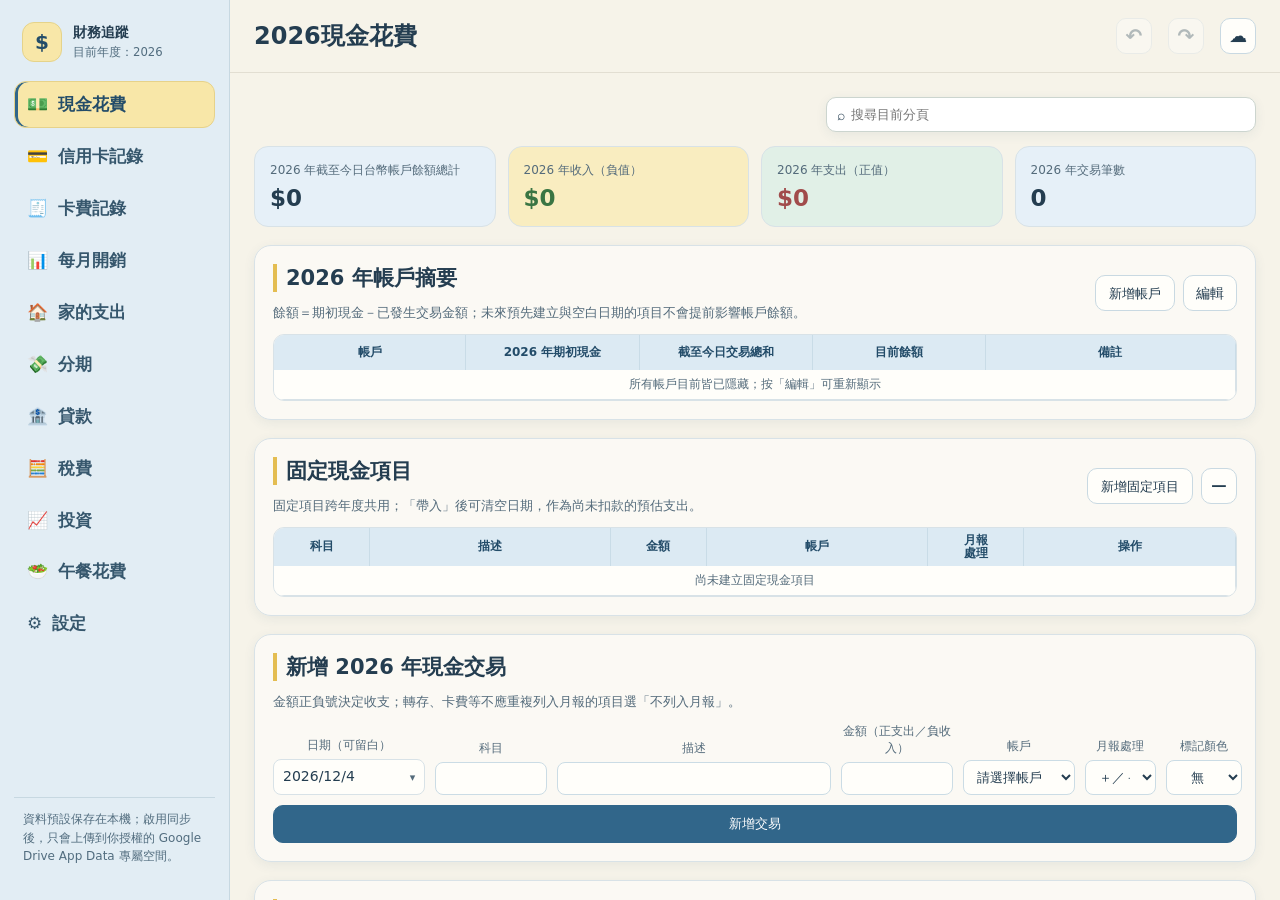
<file: index.html>
<!doctype html>
<html lang="zh-Hant">
<head>
  <!-- build: github-root-v53-drawer-chrome-fix -->
  <meta charset="utf-8" />
  <meta name="viewport" content="width=device-width,initial-scale=1,maximum-scale=1,viewport-fit=cover" />
  <meta name="theme-color" content="#f6f3e9" />
  <title>財務追蹤｜空白版</title>
  
  <style>
:root{--green:#7b963f;--green-dark:#52662a;--green-soft:#eaf2d7;--mint:#d9f0ed;--blue:#dceff7;--yellow:#fff6c8;--pink:#f8dfe8;--ink:#26302f;--muted:#6e7976;--line:#dfe5e1;--paper:#fff;--bg:#f5f7f4;--control:#fff;--row:#fff;--row-alt:#fafbf9;--computed:#f3f7ee;--sidebar:#20302d;--sidebar-active:#334742;--sidebar-text:#f5fbf8;--sidebar-nav:#cad8d3;--sidebar-muted:#9db0a9;--sidebar-line:#3a4b47;--topbar-bg:rgba(245,247,244,.94);--danger:#b44444;--shadow:0 10px 28px rgba(32,48,42,.08)
;}
*{box-sizing:border-box;}
html,body{margin:0;min-height:100%;font-family:"Microsoft JhengHei","Noto Sans TC",system-ui,sans-serif;color:var(--ink);background:var(--bg);}
button,input,select,textarea{font:inherit;color:inherit;}
button,.button{border:1px solid #ccd5cf;background:#fff;border-radius:10px;padding:9px 13px;cursor:pointer;white-space:nowrap;}
button:hover,.button:hover{border-color:var(--green);box-shadow:0 3px 10px rgba(82,102,42,.12);}
button.primary{background:var(--green);border-color:var(--green);color:#fff;}
button.small{padding:5px 8px;border-radius:7px;font-size:12px;}
button.danger,.danger-ghost{color:var(--danger);}
button.danger{border-color:#e7bcbc;background:#fff7f7;}
.danger-ghost{background:transparent;}
.app-shell{display:grid;grid-template-columns:230px minmax(0,1fr);min-height:100vh;}
.sidebar{position:sticky;top:0;height:100vh;background:var(--sidebar);color:var(--sidebar-text);padding:22px 14px;display:flex;flex-direction:column;z-index:30;}
.brand{display:flex;align-items:center;gap:11px;padding:0 8px 19px;}
.brand-mark{width:40px;height:40px;border-radius:12px;background:var(--green);display:grid;place-items:center;font-size:20px;font-weight:800;}
.brand small{display:block;color:var(--sidebar-muted);margin-top:3px;}
.sidebar nav{display:flex;flex-direction:column;gap:5px;}
.nav-btn{display:flex;align-items:center;gap:10px;width:100%;border:0;background:transparent;color:var(--sidebar-nav);text-align:left;padding:11px 12px;border-radius:9px;}
.nav-btn:hover,.nav-btn.active{background:var(--sidebar-active);color:var(--sidebar-text);box-shadow:none;}
.nav-btn.active{box-shadow:inset 3px 0 var(--green);}
.privacy-note{margin-top:auto;font-size:12px;line-height:1.55;color:var(--sidebar-muted);padding:12px 9px;border-top:1px solid var(--sidebar-line);}
.sidebar-backdrop{display:none;position:fixed;inset:0;background:rgba(0,0,0,.32);opacity:0;pointer-events:none;transition:opacity .2s ease;z-index:25;touch-action:none;}
.sidebar-backdrop.open{opacity:1;pointer-events:auto;}
.workspace{min-width:0;}
.topbar{position:sticky;top:0;z-index:20;background:var(--topbar-bg);backdrop-filter:blur(10px);display:flex;align-items:center;gap:16px;padding:18px 24px;border-bottom:1px solid var(--line);}
.topbar h1{font-size:24px;margin:0;}
.save-status{font-size:12px;color:var(--muted);margin-top:3px;}
.toolbar{margin-left:auto;display:flex;align-items:center;gap:8px;flex-wrap:wrap;justify-content:flex-end;}
.search-box{display:flex;align-items:center;gap:6px;background:var(--control);border:1px solid #ccd5cf;border-radius:10px;padding:0 10px;}
.search-box input{border:0;outline:0;background:transparent;width:180px;padding:9px 0;}
.file-button{display:inline-block;}
main{padding:24px;max-width:1800px;margin:0 auto;}
.page-stack{display:grid;gap:18px;}
.card{background:var(--paper);border:1px solid var(--line);border-radius:16px;box-shadow:var(--shadow);padding:18px;min-width:0;}
.card h2,.card h3{margin:0 0 12px;}
.section-head{display:flex;align-items:center;justify-content:space-between;gap:12px;margin-bottom:12px;flex-wrap:wrap;}
.section-head p{margin:4px 0 0;color:var(--muted);font-size:13px;}
.kpis{display:grid;grid-template-columns:repeat(4,minmax(150px,1fr));gap:12px;}
.kpi{background:var(--control);border:1px solid var(--line);border-radius:14px;padding:15px;}
.kpi span{display:block;color:var(--muted);font-size:12px;}
.kpi strong{display:block;font-size:23px;margin-top:6px;}
.kpi.positive strong{color:#3a7543;}
.kpi.negative strong{color:#a14b4b;}
.kpi.accent{background:var(--green-soft);border-color:#cbdcaf;}
.form-grid{display:grid;grid-template-columns:repeat(6,minmax(120px,1fr));gap:10px;align-items:end;}
.form-grid .wide{grid-column:span 2;}
.field{display:grid;gap:5px;}
.field label{font-size:12px;color:var(--muted);}
input,select,textarea{width:100%;border:1px solid #cfd8d2;background:var(--control);border-radius:8px;padding:8px 9px;outline:none;}
input:focus,select:focus,textarea:focus{border-color:var(--green);box-shadow:0 0 0 3px rgba(123,150,63,.12);}
textarea{resize:vertical;min-height:68px;}
.table-wrap{overflow:auto;border:1px solid var(--line);border-radius:11px;}
.data-table{width:100%;border-collapse:separate;border-spacing:0;min-width:760px;font-size:13px;}
.data-table th{position:sticky;top:0;z-index:2;background:var(--green);color:#fff;text-align:left;padding:9px;border-right:1px solid rgba(255,255,255,.2);white-space:nowrap;}
.data-table td{padding:6px 8px;border-right:1px solid var(--line);border-bottom:1px solid var(--line);background:var(--row);vertical-align:middle;}
.data-table tr:nth-child(even) td{background:var(--row-alt);}
.data-table td.numeric,.data-table th.numeric{text-align:right;}
.data-table input,.data-table select{border:1px solid transparent;background:transparent;padding:5px 6px;min-width:72px;}
.data-table input:hover,.data-table input:focus,.data-table select:hover,.data-table select:focus{border-color:#c9d4cd;background:var(--control);}
.data-table tfoot td,.total-row td{font-weight:800;background:var(--yellow)!important;}
.data-table .computed{background:var(--computed);color:var(--ink);}
.data-table .income{color:#267248;}
.data-table .expense{color:#a34747;}
.nowrap{white-space:nowrap;}
.muted{color:var(--muted);}
.note{font-size:12px;color:var(--muted);line-height:1.55;}
.empty{padding:34px;text-align:center;color:var(--muted);}
.pager{display:flex;justify-content:flex-end;align-items:center;gap:8px;margin-top:11px;font-size:13px;color:var(--muted);}
.chips{display:flex;gap:7px;flex-wrap:wrap;}
.chip{border-radius:999px;padding:7px 11px;}
.chip.active{background:var(--green);color:#fff;border-color:var(--green);}
.summary-grid{display:grid;grid-template-columns:repeat(auto-fit,minmax(210px,1fr));gap:12px;}
.summary-tile{border:1px solid var(--line);border-radius:12px;padding:13px;background:var(--control);}
.summary-tile h4{margin:0 0 8px;}
.summary-tile .big{font-size:20px;font-weight:800;}
.summary-tile small{color:var(--muted);}
.installment-grid{display:grid;grid-template-columns:repeat(auto-fit,minmax(310px,1fr));gap:14px;}
.installment-card{border:1px solid var(--line);border-radius:14px;padding:14px;background:var(--paper);}
.installment-card .header-fields{display:grid;grid-template-columns:1fr 110px;gap:8px;}
.plan-row{display:grid;grid-template-columns:1fr 100px 1.4fr 34px;gap:7px;margin-top:8px;}
.matrix-table{min-width:1100px;}
.matrix-table th:first-child,.matrix-table td:first-child{position:sticky;left:0;z-index:3;}
.matrix-table td:first-child{background:var(--row);font-weight:700;}
.matrix-table tr:nth-child(even) td:first-child{background:var(--row-alt);}
.matrix-table input{min-width:82px;text-align:right;}
.lunch-table{min-width:2900px;}
.lunch-table th{background:var(--green);}
.asset-grid{display:grid;grid-template-columns:repeat(auto-fit,minmax(330px,1fr));gap:14px;}
.asset-card{border:1px solid var(--line);background:var(--paper);border-radius:14px;padding:14px;}
.asset-card table{min-width:0;}
.asset-card .data-table{min-width:0;}
.inline-edit{display:flex;gap:8px;align-items:center;}
.inline-edit input{max-width:240px;}
.formula-note{background:var(--computed);border-left:4px solid var(--green);padding:10px 12px;border-radius:7px;font-size:13px;color:#4b5848;}
.mobile-only{display:none;}
.icon-btn{padding:7px 10px;}
#toast{position:fixed;right:22px;bottom:22px;background:#263531;color:#fff;border-radius:10px;padding:11px 15px;opacity:0;transform:translateY(10px);pointer-events:none;transition:.2s;z-index:100;}
#toast.show{opacity:1;transform:none;}
@media(max-width:1100px){
.app-shell{grid-template-columns:190px minmax(0,1fr);}
.form-grid{grid-template-columns:repeat(3,minmax(130px,1fr));}
.kpis{grid-template-columns:repeat(2,1fr);}
.toolbar .danger-ghost{display:none;}
}
@media(max-width:760px){
body.sidebar-open{overflow:hidden;}
.sidebar-backdrop{display:block;}
.app-shell{display:block;}
.sidebar{position:fixed;left:-250px;width:230px;transition:.2s;}
.sidebar.open{left:0;box-shadow:12px 0 30px rgba(0,0,0,.25);}
.mobile-only{display:inline-block;}
.topbar{padding:12px;align-items:flex-start;}
.topbar h1{font-size:20px;}
.toolbar{width:100%;margin-left:0;}
.search-box{flex:1;min-width:160px;}
.search-box input{width:100%;}
.topbar{flex-wrap:wrap;}
.topbar>div:nth-child(2){flex:1;}
main{padding:12px;}
.form-grid{grid-template-columns:1fr 1fr;}
.form-grid .wide{grid-column:span 2;}
.kpis{grid-template-columns:1fr 1fr;}
.card{padding:13px;border-radius:12px;}
.plan-row{grid-template-columns:1fr 80px;}
.plan-row input:nth-child(3){grid-column:span 2;}
.privacy-note{display:none;}
}
@media print{
.sidebar,.topbar .toolbar,.mobile-only,.no-print,button{display:none!important;}
.app-shell{display:block;}
.topbar{position:static;background:#fff;padding:0 0 14px;border:0;}
.workspace{width:100%;}
main{padding:0;}
.card{box-shadow:none;break-inside:avoid;}
.table-wrap{overflow:visible;}
.data-table{font-size:10px;}
.data-table th{position:static;}
}
.filter-bar{display:flex;align-items:center;gap:8px;flex-wrap:wrap;background:var(--computed);border:1px solid var(--line);border-radius:10px;padding:7px 9px;font-size:12px;}
.filter-bar label{display:flex;align-items:center;gap:5px;color:var(--muted);}
.filter-bar input{width:auto;min-width:132px;padding:6px 7px;}
.check-label{display:inline-flex;align-items:center;gap:6px;white-space:nowrap;}
.check-label input{width:17px;height:17px;accent-color:var(--green);}
.paid-row td{opacity:.58;text-decoration-color:#8b9692;}
.paid-row td:nth-child(2),.paid-row td:nth-child(3){text-decoration:line-through;}
.asset-totals{display:grid;grid-template-columns:1fr 1fr;gap:10px;margin:10px 0;}
.asset-totals>div,.asset-totals details{border:1px solid var(--line);border-radius:10px;background:var(--control);padding:10px;}
.asset-totals span{display:block;font-size:12px;color:var(--muted);}
.asset-totals strong{font-size:19px;}
.asset-totals summary{cursor:pointer;font-weight:700;}
.mini-history{width:100%;border-collapse:collapse;margin-top:7px;font-size:12px;}
.mini-history td{padding:4px 0;border-bottom:1px solid var(--line);}
.mini-history td:last-child{text-align:right;}
.active-card{outline:2px solid var(--green);background:var(--green-soft);}
@media(max-width:760px){
.filter-bar{width:100%;}
.filter-bar label{flex:1;min-width:140px;}
.filter-bar input{width:100%;min-width:0;}
.asset-totals{grid-template-columns:1fr;}
}
.paid-col{width:46px!important;min-width:46px!important;max-width:46px!important;text-align:center!important;padding-left:5px!important;padding-right:5px!important;}
.paid-col .check-label{justify-content:center;width:100%;gap:0;}
.paid-check,.paid-col input[type="checkbox"]{width:17px!important;height:17px!important;min-width:17px!important;margin:0;accent-color:var(--green);cursor:pointer;}
.row-color-cell{width:94px!important;min-width:94px!important;max-width:94px!important;text-align:center!important;}
.row-color-select{min-width:76px!important;text-align:center;cursor:pointer;}
.data-table tr[data-row-color="pink"] td{background:#fde7ef!important;}
.data-table tr[data-row-color="yellow"] td{background:#fff4bf!important;}
.data-table tr[data-row-color="blue"] td{background:#e3f1fb!important;}
.data-table tr[data-row-color="green"] td{background:#e5f3df!important;}
.data-table tr[data-row-color="cream"] td{background:#f8edd8!important;}
.data-table tr[data-row-color="gray"] td{background:#eceff1!important;}
.data-table tr[data-row-color]:not([data-row-color=""]) td input,.data-table tr[data-row-color]:not([data-row-color=""]) td select{background:rgba(255,255,255,.34);}
.settings-hero{background:linear-gradient(135deg,var(--green-soft),var(--paper));border-color:var(--line);}
.settings-hero>div{max-width:760px;}
.settings-kicker{display:block;color:var(--green-dark);font-size:13px;font-weight:700;letter-spacing:.08em;}
.settings-hero strong{display:block;font-size:54px;line-height:1;margin:10px 0;}
.settings-hero p{margin:0;color:var(--muted);line-height:1.7;}
.settings-form{max-width:620px;margin-bottom:14px;}
.active-year-row td{background:var(--green-soft)!important;}
.data-table th,.data-table th.numeric{text-align:center;}
.card-manager-card{border-style:dashed;}
.delete-confirm{margin-top:14px;padding:12px 14px;border:1px solid #e7bcbc;background:#fff7f7;border-radius:10px;display:flex;align-items:center;justify-content:space-between;gap:12px;flex-wrap:wrap;}
.delete-confirm strong,.delete-confirm span{display:block;}
.delete-confirm span{font-size:12px;color:var(--muted);margin-top:3px;}
@media (orientation:landscape) and (max-height:600px){
body.sidebar-open{overflow:hidden;}
.sidebar-backdrop{display:block;}
.app-shell{display:block;}
.sidebar{position:fixed;left:-250px;width:230px;transition:.2s;}
.sidebar.open{left:0;box-shadow:12px 0 30px rgba(0,0,0,.25);}
.mobile-only{display:inline-block;}
.topbar{padding:8px 12px;align-items:center;flex-wrap:nowrap;}
.topbar h1{font-size:18px;}
.save-status{display:none;}
.toolbar{margin-left:auto;width:auto;flex-wrap:nowrap;overflow-x:auto;justify-content:flex-start;}
.toolbar button,.toolbar .button{padding:7px 9px;}
.search-box{min-width:150px;}
.search-box input{width:150px;padding:7px 0;}
main{padding:10px;max-width:none;}
.card{padding:12px;}
.kpis{grid-template-columns:repeat(4,minmax(130px,1fr));}
.form-grid{grid-template-columns:repeat(4,minmax(120px,1fr));}
.privacy-note{display:none;}
}
.field label{text-align:center;}
body.modal-open{overflow:hidden;}
.modal-backdrop{position:fixed;inset:0;z-index:300;background:rgba(20,29,27,.58);display:grid;place-items:center;padding:20px;backdrop-filter:blur(4px);}
.modal-backdrop[hidden]{display:none;}
.modal-card{width:min(860px,100%);max-height:min(88vh,860px);overflow:auto;background:var(--paper);border:1px solid var(--line);border-radius:18px;box-shadow:0 24px 70px rgba(10,18,16,.30);padding:20px;}
.modal-head{display:flex;align-items:flex-start;justify-content:space-between;gap:16px;border-bottom:1px solid var(--line);padding-bottom:14px;margin-bottom:15px;}
.modal-head h2{margin:3px 0 0;}
.modal-kicker{font-size:12px;font-weight:800;letter-spacing:.12em;color:var(--green-dark);}
.modal-actions{display:flex;justify-content:flex-end;gap:9px;border-top:1px solid var(--line);padding-top:15px;margin-top:16px;position:sticky;bottom:-20px;background:var(--paper);padding-bottom:2px;}
.import-file-meta{display:grid;grid-template-columns:repeat(3,minmax(0,1fr));gap:10px;margin-bottom:12px;}
.import-file-meta>div{border:1px solid var(--line);background:var(--control);border-radius:11px;padding:11px;min-width:0;}
.import-file-meta span{display:block;color:var(--muted);font-size:11px;margin-bottom:4px;}
.import-file-meta strong{display:block;overflow-wrap:anywhere;}
.import-status{border-radius:10px;padding:10px 12px;margin:10px 0;font-size:13px;line-height:1.6;}
.import-status.ok{background:#edf7ec;border:1px solid #bcd8b8;color:#315e35;}
.import-status.warn{background:#fff8db;border:1px solid #e8d38b;color:#6a5719;}
.import-status.block{background:#fff0f0;border:1px solid #e3b1b1;color:#8a3333;}
.import-notice{background:var(--computed);border-left:4px solid var(--green);padding:10px 12px;border-radius:8px;font-size:13px;line-height:1.65;margin:12px 0;}
.import-compare{width:100%;border-collapse:collapse;font-size:13px;}
.import-compare th,.import-compare td{border:1px solid var(--line);padding:9px 10px;text-align:center;}
.import-compare th{background:var(--green);color:#fff;}
.import-compare td:first-child{text-align:left;font-weight:700;background:var(--row-alt);}
.import-error-list{margin:8px 0 0;padding-left:20px;}
.import-error-list li{margin:4px 0;}
@media(max-width:760px){
.modal-backdrop{padding:8px;}
.modal-card{padding:14px;max-height:94vh;border-radius:13px;}
.import-file-meta{grid-template-columns:1fr;}
.modal-actions{bottom:-14px;}
.import-compare{font-size:12px;}
.import-compare th,.import-compare td{padding:7px 5px;}
}
.cloud-backdrop{display:none;align-items:flex-start;justify-content:center;padding:4vh 18px;overflow:auto;background:rgba(16,28,25,.60);}
.cloud-backdrop.open{display:flex;}
.cloud-modal{width:min(1080px,100%);background:var(--paper);border-radius:18px;box-shadow:0 24px 70px rgba(0,0,0,.28);padding:20px;border:1px solid var(--line);}
.cloud-modal-head{display:flex;justify-content:space-between;align-items:flex-start;gap:18px;margin-bottom:14px;border-bottom:1px solid var(--line);padding-bottom:14px;}
.cloud-modal-head h2{margin:3px 0 0;font-size:24px;}
.cloud-modal-head p{margin:5px 0 0;color:var(--muted);font-size:13px;line-height:1.55;}
.cloud-notice{border-radius:11px;padding:11px 13px;margin-bottom:12px;font-size:13px;line-height:1.55;}
.cloud-notice.ok{background:#edf7eb;border:1px solid #cce4c8;color:#315f35;}
.cloud-notice.warning{background:#fff7df;border:1px solid #ead390;color:#735b16;}
.cloud-sync-options{display:flex;align-items:end;gap:18px;flex-wrap:wrap;border:1px solid var(--line);background:var(--computed);border-radius:11px;padding:10px 12px;}
.cloud-sync-options>label:not(.check-label){display:grid;gap:5px;font-size:12px;color:var(--muted);}
.cloud-sync-options select{min-width:190px;}
.cloud-overall-status{margin:10px 0 14px;border-radius:9px;padding:9px 11px;background:var(--computed);color:var(--muted);font-size:13px;}
.cloud-overall-status[data-type="ok"]{background:#edf7eb;color:#315f35;}
.cloud-overall-status[data-type="warning"]{background:#fff7df;color:#735b16;}
.cloud-overall-status[data-type="error"]{background:#fff0f0;color:#973b3b;}
.cloud-overall-status[data-type="working"]{background:#edf4f8;color:#315c73;}
.cloud-provider-grid{display:grid;grid-template-columns:1fr;gap:14px;}
.cloud-provider-grid.google-only{max-width:780px;margin:0 auto;}
.cloud-provider-card{border:1px solid var(--line);border-radius:14px;padding:15px;background:var(--paper);}
.provider-title{display:flex;gap:11px;align-items:flex-start;margin-bottom:12px;}
.provider-title h3{margin:0;}
.provider-title p{margin:4px 0 0;font-size:12px;color:var(--muted);line-height:1.5;}
.provider-mark{width:35px;height:35px;border-radius:10px;display:grid;place-items:center;background:var(--control);border:1px solid var(--line);font-weight:800;color:#3d73d9;flex:0 0 auto;}
.cloud-account{margin:10px 0;background:var(--computed);border-radius:9px;padding:8px 10px;font-size:13px;}
.cloud-actions{display:flex;gap:7px;flex-wrap:wrap;}
.cloud-meta{font-size:12px;color:var(--muted);margin:10px 0;}
.cloud-provider-card details{border-top:1px solid var(--line);padding-top:9px;font-size:12px;color:var(--muted);}
.cloud-provider-card summary{cursor:pointer;color:var(--ink);font-weight:700;}
.cloud-provider-card ol{padding-left:21px;line-height:1.65;}
.redirect-row{display:grid;grid-template-columns:auto minmax(0,1fr) auto;align-items:center;gap:7px;margin-top:10px;font-size:12px;color:var(--muted);}
.redirect-row code{background:var(--computed);border-radius:7px;padding:7px;overflow:auto;white-space:nowrap;color:var(--ink);}
.cloud-footnote{margin-top:14px;font-size:12px;line-height:1.65;color:var(--muted);border-left:4px solid var(--green);background:var(--computed);padding:9px 11px;border-radius:7px;}
.cloud-modal button:disabled{opacity:.48;cursor:not-allowed;}
.cloud-modal button:disabled:hover{box-shadow:none;border-color:#ccd5cf;}
.cloud-conflict{border:1px solid #e4c46e;background:#fffaf0;border-radius:13px;padding:14px;margin:0 0 14px;}
.cloud-conflict .section-head{margin-bottom:10px;}
.cloud-conflict .section-head h3{color:#745815;}
.cloud-conflict-actions{display:flex;justify-content:flex-end;gap:8px;flex-wrap:wrap;margin-top:12px;}
.cloud-conflict .table-wrap{background:var(--paper);}
@media(max-width:850px){
.cloud-provider-grid{grid-template-columns:1fr;}
.cloud-backdrop{padding:0;}
.cloud-modal{min-height:100vh;border-radius:0;padding:14px;}
.redirect-row{grid-template-columns:1fr;}
.redirect-row button{justify-self:start;}
.cloud-sync-options{align-items:stretch;}
.cloud-sync-options>label{width:100%;}
.cloud-conflict-actions>*{flex:1;}
}
@media print{
.cloud-backdrop{display:none!important;}
}
.lunch-wrap{width:100%;max-width:100%;overflow-x:hidden !important;}
.lunch-table{width:100% !important;min-width:0 !important;max-width:100% !important;table-layout:fixed !important;font-size:clamp(9px,.72vw,12px);}
.lunch-table th,.lunch-table td{min-width:0 !important;padding:5px 3px !important;white-space:normal !important;overflow-wrap:anywhere;word-break:break-word;}
.lunch-table th:first-child,.lunch-table td:first-child{width:92px !important;}
.lunch-table th:nth-child(2),.lunch-table td:nth-child(2){width:48px !important;}
.lunch-table th:nth-last-child(2),.lunch-table td:nth-last-child(2){width:72px !important;}
.lunch-table th:last-child,.lunch-table td:last-child{width:44px !important;}
.lunch-table input,.lunch-table select,.lunch-table button{width:100% !important;max-width:100% !important;min-width:0 !important;box-sizing:border-box !important;padding:4px 2px !important;font-size:inherit !important;}
.lunch-table input[type="date"]{font-size:10px !important;}
.lunch-table button{padding:4px 1px !important;}
.monthly-expense-wrap{width:100%;max-width:100%;overflow-x:hidden !important;}
.monthly-expense-table{width:100% !important;min-width:0 !important;max-width:100% !important;table-layout:fixed !important;}
.monthly-expense-table th,.monthly-expense-table td{min-width:0 !important;white-space:normal !important;overflow-wrap:anywhere;box-sizing:border-box;}
.monthly-expense-table th:first-child,.monthly-expense-table td:first-child{width:12% !important;position:static !important;}
.monthly-expense-table th:nth-child(n/**/+2),.monthly-expense-table td:nth-child(n/**/+2){width:14.6666667% !important;}
.monthly-expense-table input{width:100% !important;min-width:0 !important;max-width:100% !important;box-sizing:border-box !important;}
@media(max-width:760px){
.lunch-table{font-size:8px;}
.lunch-table th,.lunch-table td{padding:4px 2px !important;}
.lunch-table th:first-child,.lunch-table td:first-child{width:74px !important;}
.lunch-table th:nth-child(2),.lunch-table td:nth-child(2){width:38px !important;}
.lunch-table th:nth-last-child(2),.lunch-table td:nth-last-child(2){width:58px !important;}
.lunch-table th:last-child,.lunch-table td:last-child{width:34px !important;}
.monthly-expense-table{font-size:10px;}
.monthly-expense-table th,.monthly-expense-table td{padding:5px 3px !important;}
.monthly-expense-table th:first-child,.monthly-expense-table td:first-child{width:10% !important;}
.monthly-expense-table th:nth-child(n/**/+2),.monthly-expense-table td:nth-child(n/**/+2){width:15% !important;}
}
html{scroll-padding-top:76px;}
.topbar{position:sticky !important;top:0 !important;z-index:220 !important;min-height:64px;background:var(--paper) !important;backdrop-filter:none !important;-webkit-backdrop-filter:none !important;box-shadow:0 5px 14px rgba(28,42,38,.08);isolation:isolate;align-items:center !important;flex-wrap:nowrap !important;}
.topbar h1{margin:0;line-height:1.25;white-space:nowrap;overflow:hidden;text-overflow:ellipsis;}
.workspace{position:relative;min-width:0;}
main{position:relative;z-index:0;min-width:0;}
main>*{position:relative;z-index:2;}
.global-control-host[hidden]{display:none !important;}
.page-search-panel{margin:0 0 14px;padding:0;border:0;background:transparent;}
.page-search-panel .search-box{display:flex;width:min(100%,430px);margin-left:auto;background:var(--paper);box-shadow:var(--shadow);}
.page-search-panel .search-box input{width:100%;min-width:0;}
.settings-utility-slot{display:grid;gap:12px;}
.settings-utility-slot>.save-status{display:block;padding:10px 12px;border:1px solid var(--line);border-radius:9px;background:var(--computed);font-size:13px;}
.settings-utility-slot>.toolbar{display:flex;margin:0;justify-content:flex-start;align-items:center;gap:8px;flex-wrap:wrap;width:100%;}
.settings-utility-slot>.toolbar>*{flex:0 0 auto;}
.settings-utility-slot .file-button{display:inline-flex;align-items:center;}
.cash-template-wrap{width:100%;max-width:100%;overflow-x:hidden !important;}
.cash-template-table{width:100% !important;min-width:0 !important;max-width:100% !important;table-layout:fixed !important;}
.cash-template-table th,.cash-template-table td{min-width:0 !important;white-space:normal !important;overflow-wrap:anywhere;word-break:break-word;padding:6px 5px !important;}
.cash-template-table th:nth-child(1),.cash-template-table td:nth-child(1){width:15% !important;}
.cash-template-table th:nth-child(2),.cash-template-table td:nth-child(2){width:23% !important;}
.cash-template-table th:nth-child(3),.cash-template-table td:nth-child(3){width:12% !important;}
.cash-template-table th:nth-child(4),.cash-template-table td:nth-child(4){width:16% !important;}
.cash-template-table th:nth-child(5),.cash-template-table td:nth-child(5){width:16% !important;}
.cash-template-table th:nth-child(6),.cash-template-table td:nth-child(6){width:18% !important;}
.cash-template-table input,.cash-template-table select{width:100% !important;min-width:0 !important;max-width:100% !important;box-sizing:border-box !important;padding:5px 4px !important;}
.cash-template-actions>div{display:flex;align-items:center;justify-content:center;gap:4px;flex-wrap:wrap;}
.cash-template-actions button{min-width:0;padding:5px 6px;white-space:normal;}
html.sidebar-open,body.sidebar-open{overscroll-behavior:none;}
.sidebar.open{overscroll-behavior:contain;-webkit-overflow-scrolling:touch;}
.sidebar-backdrop.open{touch-action:none;}
@media(max-width:760px){
html{scroll-padding-top:58px;}
.topbar{min-height:54px;padding:10px 12px !important;gap:10px;}
.topbar h1{font-size:20px;flex:1;min-width:0;}
.topbar .icon-btn{flex:0 0 auto;}
main{padding:12px !important;}
.page-search-panel .search-box{width:100%;margin:0;}
.form-grid{grid-template-columns:minmax(0,1fr) !important;gap:10px !important;}
.form-grid .wide{grid-column:auto !important;}
.form-grid>.field,.form-grid>button{min-width:0 !important;width:100% !important;grid-column:auto !important;}
.field{min-width:0 !important;}
.field input,.field select,.field textarea,.row-color-select{width:100% !important;min-width:0 !important;max-width:100% !important;}
.form-grid>button{justify-self:stretch;}
.cash-template-table{font-size:9px;}
.cash-template-table th,.cash-template-table td{padding:4px 2px !important;}
.cash-template-table th:nth-child(1),.cash-template-table td:nth-child(1){width:14% !important;}
.cash-template-table th:nth-child(2),.cash-template-table td:nth-child(2){width:20% !important;}
.cash-template-table th:nth-child(3),.cash-template-table td:nth-child(3){width:12% !important;}
.cash-template-table th:nth-child(4),.cash-template-table td:nth-child(4){width:16% !important;}
.cash-template-table th:nth-child(5),.cash-template-table td:nth-child(5){width:17% !important;}
.cash-template-table th:nth-child(6),.cash-template-table td:nth-child(6){width:21% !important;}
.cash-template-table input,.cash-template-table select{font-size:9px !important;padding:4px 1px !important;border-radius:5px;}
.cash-template-actions>div{display:grid;grid-template-columns:1fr;gap:3px;}
.cash-template-actions button{width:100%;font-size:9px;padding:4px 1px;border-radius:5px;}
.settings-utility-slot>.toolbar{display:grid;grid-template-columns:1fr 1fr;}
.settings-utility-slot>.toolbar>*{width:100%;text-align:center;justify-content:center;}
}
@media (orientation:landscape) and (max-height:600px){
html{scroll-padding-top:52px;}
.topbar{min-height:48px;padding:7px 10px !important;}
.topbar h1{font-size:18px;flex:1;min-width:0;}
.form-grid{grid-template-columns:repeat(2,minmax(0,1fr)) !important;gap:8px !important;}
.form-grid .wide{grid-column:span 2 !important;}
.form-grid>.field,.form-grid>button{min-width:0 !important;}
.field input,.field select,.field textarea,.row-color-select{min-width:0 !important;max-width:100% !important;}
}
@media(max-width:760px){
form.form-grid[data-form="cash"]{display:grid !important;grid-template-columns:minmax(0,1fr) !important;width:100% !important;max-width:100% !important;min-width:0 !important;overflow:visible !important;}
form.form-grid[data-form="cash"]>.field,form.form-grid[data-form="cash"]>.field.wide,form.form-grid[data-form="cash"]>button{grid-column:1 !important;width:100% !important;max-width:100% !important;min-width:0 !important;box-sizing:border-box !important;}
form.form-grid[data-form="cash"] input,form.form-grid[data-form="cash"] select,form.form-grid[data-form="cash"] textarea,form.form-grid[data-form="cash"] input[type="date"]{display:block !important;inline-size:100% !important;width:100% !important;max-width:100% !important;min-width:0 !important;min-inline-size:0 !important;box-sizing:border-box !important;}
}
@media (orientation:landscape) and (max-height:600px){
form.form-grid[data-form="cash"]{display:grid !important;grid-template-columns:minmax(0,1fr) !important;width:100% !important;max-width:100% !important;min-width:0 !important;gap:8px !important;}
form.form-grid[data-form="cash"]>.field,form.form-grid[data-form="cash"]>.field.wide,form.form-grid[data-form="cash"]>button{grid-column:1 !important;width:100% !important;max-width:100% !important;min-width:0 !important;}
form.form-grid[data-form="cash"] input,form.form-grid[data-form="cash"] select,form.form-grid[data-form="cash"] textarea,form.form-grid[data-form="cash"] input[type="date"]{display:block !important;inline-size:100% !important;width:100% !important;max-width:100% !important;min-width:0 !important;min-inline-size:0 !important;box-sizing:border-box !important;}
}
form.cash-entry-form{min-width:0;max-width:100%;}
form.cash-entry-form,form.cash-entry-form *{box-sizing:border-box;}
@media (max-width:980px), (hover:none) and (pointer:coarse){
form.cash-entry-form{display:flex !important;flex-direction:column !important;align-items:stretch !important;grid-template-columns:none !important;width:100% !important;inline-size:100% !important;max-width:100% !important;max-inline-size:100% !important;min-width:0 !important;min-inline-size:0 !important;gap:10px !important;overflow:hidden !important;}
form.cash-entry-form > .field,form.cash-entry-form > .field.wide,form.cash-entry-form > button{display:flex !important;flex-direction:column !important;flex:0 0 auto !important;grid-column:auto !important;width:100% !important;inline-size:100% !important;max-width:100% !important;max-inline-size:100% !important;min-width:0 !important;min-inline-size:0 !important;overflow:hidden !important;}
form.cash-entry-form > .field > label{flex:0 0 auto;width:100%;max-width:100%;}
form.cash-entry-form input,form.cash-entry-form select,form.cash-entry-form textarea,form.cash-entry-form .row-color-select{display:block !important;flex:0 0 auto !important;width:100% !important;inline-size:100% !important;max-width:100% !important;max-inline-size:100% !important;min-width:0 !important;min-inline-size:0 !important;margin:0 !important;box-sizing:border-box !important;}
form.cash-entry-form .cash-date-field,form.cash-entry-form .cash-date-field input[type="date"]{width:100% !important;inline-size:100% !important;max-width:100% !important;max-inline-size:100% !important;min-width:0 !important;min-inline-size:0 !important;}
form.cash-entry-form .cash-date-field input[type="date"]{height:40px;font-size:16px;line-height:1.2;overflow:hidden !important;}
form.cash-entry-form input[type="date"]::-webkit-date-and-time-value{width:100%;min-width:0;max-width:100%;text-align:left;}
form.cash-entry-form input[type="date"]::-webkit-datetime-edit{min-width:0;max-width:100%;overflow:hidden;}
form.cash-entry-form input[type="date"]::-webkit-calendar-picker-indicator{flex:0 0 auto;margin-left:auto;}
}
@media (max-width:760px), (orientation:landscape) and (max-height:600px), (hover:none) and (pointer:coarse){
html,body{min-height:100%;}
.sidebar-backdrop{z-index:480 !important;overscroll-behavior:none !important;touch-action:none !important;}
.sidebar{position:fixed !important;z-index:500 !important;inset-block-start:0 !important;inset-block-end:auto !important;left:-290px !important;width:min(82vw,280px) !important;min-width:0 !important;height:100vh !important;height:100dvh !important;max-height:100dvh !important;padding-top:calc(14px + env(safe-area-inset-top,0px)) !important;padding-right:14px !important;padding-bottom:calc(12px + env(safe-area-inset-bottom,0px)) !important;padding-left:14px !important;box-sizing:border-box !important;display:flex !important;flex-direction:column !important;overflow:hidden !important;overscroll-behavior:contain !important;-webkit-overflow-scrolling:touch;touch-action:pan-y !important;transition:left .2s ease !important;}
.sidebar.open{left:0 !important;}
.sidebar .brand{flex:0 0 auto !important;min-height:0 !important;padding:0 8px 14px !important;margin:0 !important;}
.sidebar nav{display:flex !important;flex:1 1 auto !important;min-height:0 !important;max-height:none !important;overflow-x:hidden !important;overflow-y:auto !important;overscroll-behavior:contain !important;-webkit-overflow-scrolling:touch !important;touch-action:pan-y !important;padding:0 0 calc(18px + env(safe-area-inset-bottom,0px)) !important;scroll-padding-top:8px;scroll-padding-bottom:24px;}
.sidebar .nav-btn{flex:0 0 auto !important;min-height:44px;}
.sidebar .privacy-note{display:none !important;}
html.sidebar-open,body.sidebar-open{overflow:hidden !important;overscroll-behavior:none !important;touch-action:none;}
body.sidebar-open .sidebar,body.sidebar-open .sidebar nav{touch-action:pan-y !important;}
}
@media (orientation:landscape) and (max-height:600px){
.sidebar{width:min(56vw,280px) !important;padding-top:calc(8px + env(safe-area-inset-top,0px)) !important;padding-bottom:calc(6px + env(safe-area-inset-bottom,0px)) !important;}
.sidebar .brand{padding-bottom:8px !important;}
.sidebar .brand-mark{width:34px;height:34px;border-radius:10px;font-size:17px;}
.sidebar .brand strong{font-size:15px;}
.sidebar .brand small{font-size:11px;}
.sidebar nav{gap:3px !important;}
.sidebar .nav-btn{min-height:38px;padding:8px 10px !important;font-size:14px;}
}
@media (max-width:980px), (hover:none) and (pointer:coarse){
form.cash-entry-form,form.cash-entry-form > .field,form.cash-entry-form > .field.wide{overflow:visible !important;}
form.cash-entry-form input,form.cash-entry-form select,form.cash-entry-form .row-color-select{display:block !important;width:100% !important;inline-size:100% !important;max-width:100% !important;max-inline-size:100% !important;min-width:0 !important;min-inline-size:0 !important;height:46px !important;min-height:46px !important;margin:0 !important;padding:0 14px !important;border:1px solid #cfd8d2 !important;border-radius:10px !important;background-color:var(--control) !important;background-clip:padding-box !important;box-sizing:border-box !important;color:var(--ink) !important;font:inherit !important;font-size:16px !important;line-height:46px !important;text-align:left !important;vertical-align:middle !important;}
form.cash-entry-form select{text-align:left !important;text-align-last:left !important;line-height:normal !important;}
form.cash-entry-form textarea{width:100% !important;inline-size:100% !important;max-width:100% !important;max-inline-size:100% !important;min-width:0 !important;min-inline-size:0 !important;margin:0 !important;padding:12px 14px !important;border:1px solid #cfd8d2 !important;border-radius:10px !important;background-color:var(--control) !important;box-sizing:border-box !important;color:var(--ink) !important;font:inherit !important;font-size:16px !important;line-height:1.4 !important;text-align:left !important;}
form.cash-entry-form .cash-date-field{width:100% !important;inline-size:100% !important;max-width:100% !important;max-inline-size:100% !important;min-width:0 !important;min-inline-size:0 !important;padding:0 !important;}
form.cash-entry-form .cash-date-field input[type="date"]{position:relative !important;display:block !important;width:100% !important;inline-size:100% !important;max-width:100% !important;max-inline-size:100% !important;min-width:0 !important;min-inline-size:0 !important;height:46px !important;min-height:46px !important;margin:0 !important;padding:0 14px !important;border:1px solid #cfd8d2 !important;border-right:1px solid #cfd8d2 !important;border-radius:10px !important;background:var(--control) !important;background-clip:padding-box !important;box-sizing:border-box !important;-webkit-box-sizing:border-box !important;-webkit-appearance:none !important;appearance:none !important;color:var(--ink) !important;font:inherit !important;font-size:16px !important;line-height:46px !important;text-align:left !important;direction:ltr !important;overflow:visible !important;}
form.cash-entry-form input[type="date"]::-webkit-date-and-time-value{display:flex !important;align-items:center !important;justify-content:flex-start !important;width:100% !important;min-width:0 !important;max-width:100% !important;height:100% !important;margin:0 !important;padding:0 !important;text-align:left !important;}
form.cash-entry-form input[type="date"]::-webkit-datetime-edit{display:flex !important;align-items:center !important;justify-content:flex-start !important;width:100% !important;min-width:0 !important;max-width:100% !important;height:100% !important;margin:0 !important;padding:0 !important;overflow:hidden !important;text-align:left !important;}
form.cash-entry-form input[type="date"]::-webkit-datetime-edit-fields-wrapper{display:flex !important;align-items:center !important;justify-content:flex-start !important;min-width:0 !important;padding:0 !important;}
form.cash-entry-form input[type="date"]::-webkit-calendar-picker-indicator{position:absolute !important;inset:0 !important;width:100% !important;height:100% !important;margin:0 !important;padding:0 !important;opacity:0 !important;cursor:pointer !important;}
form.cash-entry-form input:focus,form.cash-entry-form select:focus,form.cash-entry-form textarea:focus{border-color:var(--green) !important;box-shadow:0 0 0 3px rgba(123,150,63,.12) !important;}
}
.filter-stack{display:grid;gap:8px;justify-items:stretch;min-width:min(100%,760px);}
.view-filter-bar select{width:auto;min-width:122px;padding:6px 8px;}
.view-filter-bar label{white-space:nowrap;}
.section-head>.filter-stack{margin-left:auto;}
@media(max-width:760px){
.filter-stack{width:100%;min-width:0;}
.view-filter-bar label{display:grid;grid-template-columns:72px minmax(0,1fr);width:100%;min-width:0;}
.view-filter-bar select{width:100%;min-width:0;max-width:100%;}
.section-head>.filter-stack{margin-left:0;}
}
.cash-bulk-toolbar{display:flex;align-items:center;gap:10px;flex-wrap:wrap;margin:0 0 10px;padding:10px 12px;border:1px solid var(--line);border-radius:11px;background:var(--computed);}
.cash-bulk-toolbar>strong{white-space:nowrap;color:var(--ink);}
.cash-bulk-toolbar label{display:flex;align-items:center;gap:6px;color:var(--muted);font-size:12px;white-space:nowrap;}
.cash-bulk-toolbar select{min-width:132px;padding:7px 8px;background:var(--control);}
.cash-select-col{width:42px!important;min-width:42px!important;max-width:42px!important;text-align:center!important;padding-left:5px!important;padding-right:5px!important;}
.cash-bulk-check{width:18px!important;height:18px!important;min-width:18px!important;max-width:18px!important;margin:0;accent-color:var(--green);cursor:pointer;}
@media(max-width:760px){
.cash-bulk-toolbar{display:grid;grid-template-columns:1fr 1fr;align-items:end;gap:8px;}
.cash-bulk-toolbar>strong{grid-column:1/-1;}
.cash-bulk-toolbar label{display:grid;gap:4px;white-space:normal;}
.cash-bulk-toolbar select{width:100%;min-width:0;max-width:100%;}
.cash-bulk-toolbar button{width:100%;}
}
@media(max-width:420px){
.cash-bulk-toolbar{grid-template-columns:1fr;}
}
.account-summary-wrap{overflow-x:hidden;}
.account-summary-table{min-width:0!important;width:100%;table-layout:fixed;}
.account-summary-table th,.account-summary-table td{white-space:normal;overflow-wrap:anywhere;}
.account-summary-table th:nth-child(1){width:15%;}
.account-summary-table th:nth-child(2){width:15%;}
.account-summary-table th:nth-child(3){width:14%;}
.account-summary-table th:nth-child(4){width:14%;}
.account-summary-table th:nth-child(5){width:13%;}
.account-summary-table th:nth-child(6){width:20%;}
.account-summary-table th:nth-child(7){width:9%;}
.account-summary-table input,.account-summary-table select{width:100%!important;min-width:0!important;max-width:100%!important;box-sizing:border-box;}
.account-summary-table td.numeric{text-align:right;}
@media(max-width:760px){
.account-summary-wrap{border:0;overflow:visible;}
.account-summary-table,.account-summary-table tbody,.account-summary-table tr,.account-summary-table td{display:block;width:100%;}
.account-summary-table{table-layout:auto;border-collapse:separate;border-spacing:0;min-width:0!important;}
.account-summary-table thead{display:none;}
.account-summary-table tbody{display:grid;gap:10px;}
.account-summary-table tr{border:1px solid var(--line);border-radius:11px;overflow:hidden;background:var(--paper);box-shadow:0 4px 12px rgba(0,0,0,.04);}
.account-summary-table td{display:grid;grid-template-columns:minmax(104px,38%) minmax(0,1fr);align-items:center;gap:9px;padding:9px 10px!important;border-right:0!important;border-bottom:1px solid var(--line)!important;text-align:left!important;}
.account-summary-table td:last-child{border-bottom:0!important;}
.account-summary-table td::before{content:attr(data-label);font-size:12px;font-weight:700;color:var(--muted);line-height:1.3;}
.account-summary-table td.computed{background:var(--computed)!important;}
.account-summary-table td[data-label="操作"] button{width:100%;}
#cashTransactionList .filter-stack{display:grid!important;grid-template-columns:1fr!important;gap:10px!important;width:100%!important;min-width:0!important;}
#cashTransactionList .filter-bar{display:grid!important;grid-template-columns:1fr!important;align-items:stretch!important;gap:8px!important;width:100%!important;min-width:0!important;padding:10px!important;box-sizing:border-box;}
#cashTransactionList .filter-bar>strong{display:block;width:100%;font-size:13px;color:var(--ink);}
#cashTransactionList .filter-bar label{display:grid!important;grid-template-columns:1fr!important;gap:4px!important;width:100%!important;min-width:0!important;max-width:100%!important;white-space:normal!important;color:var(--muted);}
#cashTransactionList .filter-bar input,#cashTransactionList .filter-bar select{display:block!important;width:100%!important;min-width:0!important;max-width:100%!important;height:42px!important;margin:0!important;padding:8px 38px 8px 10px!important;box-sizing:border-box!important;border:1px solid #cfd8d2!important;border-radius:8px!important;background-color:var(--control)!important;color:var(--ink)!important;text-align:left!important;}
#cashTransactionList .filter-bar input[type="date"]{padding-right:10px!important;}
#cashTransactionList .filter-bar select{-webkit-appearance:none!important;appearance:none!important;background-image:linear-gradient(45deg,transparent 50%,var(--muted) 50%),linear-gradient(135deg,var(--muted) 50%,transparent 50%)!important;background-position:calc(100% - 17px) 17px,calc(100% - 12px) 17px!important;background-size:5px 5px,5px 5px!important;background-repeat:no-repeat!important;}
#cashTransactionList .filter-bar button{width:100%!important;min-height:40px;}
}
@media(min-width:761px) and (max-width:1100px){
.account-summary-table{font-size:12px;}
.account-summary-table th,.account-summary-table td{padding-left:5px;padding-right:5px;}
.account-summary-table .small{padding:4px 5px;font-size:11px;}
}
.mobile-label{display:none;}
.cash-transactions-wrap{max-width:100%;}
.cash-transactions-table{width:100%;}
@media(max-width:760px){
.desktop-label{display:none!important;}
.mobile-label{display:inline!important;}
.account-summary-wrap{width:100%!important;max-width:100%!important;overflow-x:hidden!important;overflow-y:visible!important;border:1px solid var(--line)!important;border-radius:9px!important;}
.account-summary-table{display:table!important;width:100%!important;max-width:100%!important;min-width:0!important;table-layout:fixed!important;border-collapse:separate!important;border-spacing:0!important;font-size:8px!important;}
.account-summary-table thead{display:table-header-group!important;}
.account-summary-table tbody{display:table-row-group!important;}
.account-summary-table tr{display:table-row!important;width:auto!important;border:0!important;border-radius:0!important;box-shadow:none!important;background:transparent!important;}
.account-summary-table th,.account-summary-table td{display:table-cell!important;width:auto!important;min-width:0!important;max-width:none!important;padding:4px 2px!important;border-right:1px solid var(--line)!important;border-bottom:1px solid var(--line)!important;text-align:center!important;vertical-align:middle!important;white-space:normal!important;overflow-wrap:anywhere!important;word-break:break-word!important;line-height:1.2!important;}
.account-summary-table th{font-size:8px!important;letter-spacing:0!important;}
.account-summary-table td::before{content:none!important;display:none!important;}
.account-summary-table th:nth-child(1),.account-summary-table td:nth-child(1){width:17%!important;}
.account-summary-table th:nth-child(2),.account-summary-table td:nth-child(2){width:15%!important;}
.account-summary-table th:nth-child(3),.account-summary-table td:nth-child(3){width:14%!important;}
.account-summary-table th:nth-child(4),.account-summary-table td:nth-child(4){width:14%!important;}
.account-summary-table th:nth-child(5),.account-summary-table td:nth-child(5){width:12%!important;}
.account-summary-table th:nth-child(6),.account-summary-table td:nth-child(6){width:18%!important;}
.account-summary-table th:nth-child(7),.account-summary-table td:nth-child(7){width:10%!important;}
.account-summary-table input,.account-summary-table select{display:block!important;width:100%!important;min-width:0!important;max-width:100%!important;height:28px!important;min-height:28px!important;margin:0!important;padding:2px 1px!important;border-radius:4px!important;box-sizing:border-box!important;font-size:8px!important;line-height:1.1!important;text-align:center!important;text-align-last:center!important;}
.account-summary-table td.computed{padding-left:1px!important;padding-right:1px!important;font-size:7px!important;line-height:1.15!important;overflow-wrap:anywhere!important;}
.account-summary-table .small{width:100%!important;min-width:0!important;min-height:28px!important;padding:2px 0!important;border-radius:4px!important;font-size:8px!important;line-height:1!important;}
.cash-transactions-wrap{width:100%!important;max-width:100%!important;overflow-x:hidden!important;overflow-y:visible!important;border-radius:9px!important;}
.cash-transactions-table{width:100%!important;max-width:100%!important;min-width:0!important;table-layout:fixed!important;border-collapse:separate!important;border-spacing:0!important;font-size:8px!important;}
.cash-transactions-table th,.cash-transactions-table td{min-width:0!important;max-width:none!important;padding:4px 1px!important;white-space:normal!important;overflow-wrap:anywhere!important;word-break:break-word!important;line-height:1.15!important;text-align:center!important;}
.cash-transactions-table th{font-size:8px!important;letter-spacing:0!important;}
.cash-transactions-table th:nth-child(1),.cash-transactions-table td:nth-child(1){width:6%!important;}
.cash-transactions-table th:nth-child(2),.cash-transactions-table td:nth-child(2){width:14%!important;}
.cash-transactions-table th:nth-child(3),.cash-transactions-table td:nth-child(3){width:11%!important;}
.cash-transactions-table th:nth-child(4),.cash-transactions-table td:nth-child(4){width:15%!important;}
.cash-transactions-table th:nth-child(5),.cash-transactions-table td:nth-child(5){width:11%!important;}
.cash-transactions-table th:nth-child(6),.cash-transactions-table td:nth-child(6){width:10%!important;}
.cash-transactions-table th:nth-child(7),.cash-transactions-table td:nth-child(7){width:13%!important;}
.cash-transactions-table th:nth-child(8),.cash-transactions-table td:nth-child(8){width:10%!important;}
.cash-transactions-table th:nth-child(9),.cash-transactions-table td:nth-child(9){width:10%!important;}
.cash-transactions-table input:not([type="checkbox"]),.cash-transactions-table select{display:block!important;width:100%!important;min-width:0!important;max-width:100%!important;height:28px!important;min-height:28px!important;margin:0!important;padding:2px 1px!important;border-radius:4px!important;box-sizing:border-box!important;font-size:7.5px!important;line-height:1!important;text-align:center!important;text-align-last:center!important;-webkit-appearance:none!important;appearance:none!important;background-image:none!important;}
.cash-transactions-table input[type="date"]{font-size:6.5px!important;letter-spacing:-.2px!important;padding:1px!important;}
.cash-transactions-table input[type="date"]::-webkit-calendar-picker-indicator{width:100%!important;height:100%!important;position:absolute!important;inset:0!important;opacity:0!important;margin:0!important;}
.cash-transactions-table .cash-select-col{width:6%!important;min-width:0!important;max-width:none!important;padding:2px 0!important;}
.cash-transactions-table .cash-bulk-check{width:13px!important;min-width:13px!important;max-width:13px!important;height:13px!important;margin:0 auto!important;}
.cash-transactions-table .row-color-select{font-size:7px!important;padding:1px 0!important;}
.cash-transactions-table .small{width:100%!important;min-width:0!important;min-height:28px!important;padding:2px 0!important;border-radius:4px!important;font-size:8px!important;line-height:1!important;}
}
@media(max-width:390px){
.account-summary-table{font-size:7.5px!important;}
.account-summary-table th,.account-summary-table td{padding:3px 1px!important;}
.account-summary-table input,.account-summary-table select{font-size:7px!important;padding:1px 0!important;}
.account-summary-table td.computed{font-size:6.5px!important;}
.cash-transactions-table{font-size:7.5px!important;}
.cash-transactions-table th,.cash-transactions-table td{padding:3px .5px!important;}
.cash-transactions-table input:not([type="checkbox"]),.cash-transactions-table select{font-size:7px!important;padding:1px 0!important;}
.cash-transactions-table input[type="date"]{font-size:6px!important;}
}
.app-date-control{position:relative;display:flex;align-items:center;width:100%;min-width:0;min-height:36px;border:1px solid var(--line);border-radius:8px;background:var(--control);box-sizing:border-box;overflow:hidden;}
.app-date-display{display:flex;align-items:center;width:100%;min-width:0;min-height:34px;padding:6px 30px 6px 9px;box-sizing:border-box;line-height:1.2;text-align:left;white-space:nowrap;color:var(--ink);font-variant-numeric:tabular-nums;}
.app-date-control::after{content:"▾";position:absolute;right:9px;top:50%;transform:translateY(-50%);font-size:11px;color:var(--muted);pointer-events:none;}
.app-date-native{position:absolute!important;inset:0!important;width:100%!important;height:100%!important;min-width:0!important;max-width:none!important;margin:0!important;padding:0!important;border:0!important;opacity:0!important;cursor:pointer;background:transparent!important;-webkit-appearance:none!important;appearance:none!important;}
.app-date-control:focus-within{border-color:var(--green);box-shadow:0 0 0 2px color-mix(in srgb,var(--green) 18%,transparent);}
.data-table .app-date-control{min-height:30px;border-color:transparent;background:transparent;border-radius:6px;}
.data-table .app-date-display{min-height:28px;padding:4px 19px 4px 5px;font-size:inherit;justify-content:flex-start;vertical-align:middle;}
.data-table .app-date-control::after{right:5px;font-size:8px;}
.data-table .app-date-control:hover,.data-table .app-date-control:focus-within{border-color:#c9d4cd;background:var(--control);}
.filter-bar .app-date-control{width:132px;min-height:32px;}
.filter-bar .app-date-display{min-height:30px;padding:5px 24px 5px 7px;}
.report-mode-toggle{display:inline-flex;align-items:center;justify-content:center;width:34px;height:30px;min-width:34px;padding:2px;border:1px solid transparent;border-radius:8px;background:transparent;color:var(--green-dark);cursor:pointer;vertical-align:middle;}
.report-mode-toggle:hover,.report-mode-toggle:focus-visible{border-color:var(--line);background:var(--control);outline:none;}
.report-mode-toggle.neutral{font-size:18px;color:var(--danger);}
.report-neutral-icon{display:inline-flex;align-items:center;justify-content:center;line-height:1;}
.report-plus-minus-icon{display:block;width:25px;height:25px;}
.report-plus-minus-icon rect{fill:color-mix(in srgb,var(--green) 11%,transparent);stroke:currentColor;stroke-width:1.6;}
.report-plus-minus-icon path{fill:none;stroke:currentColor;stroke-width:2.2;stroke-linecap:round;stroke-linejoin:round;}
.cash-transactions-table td:nth-child(7),.cash-template-table td:nth-child(5){text-align:center;vertical-align:middle;}
@media(max-width:760px){
.app-date-control{min-height:34px;}
.app-date-display{min-height:32px;padding:5px 25px 5px 7px;font-size:12px;}
.filter-bar .app-date-control{width:100%;min-width:0;}
.data-table .app-date-control{min-height:25px;}
.data-table .app-date-display{min-height:23px;padding:2px 12px 2px 2px;font-size:7px;line-height:1;justify-content:center;text-align:center;}
.data-table .app-date-control::after{right:2px;font-size:6px;}
.cash-transactions-table .report-mode-toggle{width:22px;height:22px;min-width:22px;padding:0;}
.cash-transactions-table .report-plus-minus-icon{width:20px;height:20px;}
.cash-transactions-table .report-mode-toggle.neutral{font-size:13px;}
}
.report-neutral-icon{display:block;width:25px;height:25px;color:var(--danger);}
.report-neutral-icon rect{fill:color-mix(in srgb,var(--danger) 9%,transparent);stroke:currentColor;stroke-width:1.6;}
.report-neutral-icon path{fill:none;stroke:currentColor;stroke-width:2.5;stroke-linecap:round;stroke-linejoin:round;}
.report-mode-toggle.neutral{font-size:inherit;color:var(--danger);}
@media (orientation:portrait) and (max-width:760px){
.cash-transactions-table th:nth-child(1),.cash-transactions-table td:nth-child(1){width:5%!important;}
.cash-transactions-table th:nth-child(2),.cash-transactions-table td:nth-child(2){width:12%!important;}
.cash-transactions-table th:nth-child(3),.cash-transactions-table td:nth-child(3){width:8%!important;}
.cash-transactions-table th:nth-child(4),.cash-transactions-table td:nth-child(4){width:22%!important;}
.cash-transactions-table th:nth-child(5),.cash-transactions-table td:nth-child(5){width:8%!important;}
.cash-transactions-table th:nth-child(6),.cash-transactions-table td:nth-child(6){width:17%!important;}
.cash-transactions-table th:nth-child(7),.cash-transactions-table td:nth-child(7){width:9%!important;}
.cash-transactions-table th:nth-child(8),.cash-transactions-table td:nth-child(8){width:10%!important;}
.cash-transactions-table th:nth-child(9),.cash-transactions-table td:nth-child(9){width:9%!important;}
.cash-transactions-table th,.cash-transactions-table td{padding-left:.5px!important;padding-right:.5px!important;}
.cash-transactions-table .app-date-control{min-height:23px!important;border-radius:3px!important;}
.cash-transactions-table .app-date-display{min-height:21px!important;padding:1px 0!important;font-size:5.6px!important;letter-spacing:-.35px!important;justify-content:center!important;}
.cash-transactions-table .app-date-control::after{content:none!important;display:none!important;}
.cash-transactions-table input:not([type="checkbox"]),.cash-transactions-table select{font-size:6.8px!important;padding-left:0!important;padding-right:0!important;}
.cash-transactions-table .report-mode-toggle{width:20px!important;height:20px!important;min-width:20px!important;}
.cash-transactions-table .report-plus-minus-icon,.cash-transactions-table .report-neutral-icon{width:18px!important;height:18px!important;}
.cash-transactions-table .cash-bulk-check{width:12px!important;min-width:12px!important;height:12px!important;}
.credit-summary-grid{grid-template-columns:repeat(2,minmax(0,1fr))!important;gap:7px!important;}
.credit-summary-grid .summary-tile{min-width:0!important;padding:8px 6px!important;border-radius:9px!important;overflow:hidden;}
.credit-summary-grid .summary-tile h4{margin:0 0 3px!important;font-size:11px!important;white-space:nowrap;overflow:hidden;text-overflow:ellipsis;}
.credit-summary-grid .summary-tile .big{font-size:14px!important;line-height:1.15!important;white-space:nowrap;}
.credit-summary-grid .summary-tile small{display:block;font-size:8px!important;line-height:1.25!important;white-space:nowrap;overflow:hidden;text-overflow:ellipsis;}
.credit-transactions-wrap{width:100%!important;max-width:100%!important;overflow-x:hidden!important;overflow-y:visible!important;border-radius:9px!important;}
.credit-transactions-table{width:100%!important;max-width:100%!important;min-width:0!important;table-layout:fixed!important;border-collapse:separate!important;border-spacing:0!important;font-size:7px!important;}
.credit-transactions-table th,.credit-transactions-table td{min-width:0!important;max-width:none!important;padding:3px .5px!important;white-space:normal!important;overflow-wrap:anywhere!important;word-break:break-word!important;line-height:1.1!important;text-align:center!important;vertical-align:middle!important;}
.credit-transactions-table th{font-size:7px!important;letter-spacing:0!important;}
.credit-transactions-table th:nth-child(1),.credit-transactions-table td:nth-child(1){width:11%!important;}
.credit-transactions-table th:nth-child(2),.credit-transactions-table td:nth-child(2){width:17%!important;}
.credit-transactions-table th:nth-child(3),.credit-transactions-table td:nth-child(3){width:9%!important;}
.credit-transactions-table th:nth-child(4),.credit-transactions-table td:nth-child(4){width:13%!important;}
.credit-transactions-table th:nth-child(5),.credit-transactions-table td:nth-child(5){width:11%!important;}
.credit-transactions-table th:nth-child(6),.credit-transactions-table td:nth-child(6){width:7%!important;}
.credit-transactions-table th:nth-child(7),.credit-transactions-table td:nth-child(7){width:9%!important;min-width:0!important;max-width:none!important;}
.credit-transactions-table th:nth-child(8),.credit-transactions-table td:nth-child(8){width:6%!important;min-width:0!important;max-width:none!important;padding-left:0!important;padding-right:0!important;}
.credit-transactions-table th:nth-child(9),.credit-transactions-table td:nth-child(9){width:11%!important;}
.credit-transactions-table th:nth-child(10),.credit-transactions-table td:nth-child(10){width:6%!important;}
.credit-transactions-table input:not([type="checkbox"]),.credit-transactions-table select{display:block!important;width:100%!important;min-width:0!important;max-width:100%!important;height:26px!important;min-height:26px!important;margin:0!important;padding:1px 0!important;border-radius:3px!important;box-sizing:border-box!important;font-size:6.5px!important;line-height:1!important;text-align:center!important;text-align-last:center!important;-webkit-appearance:none!important;appearance:none!important;background-image:none!important;}
.credit-transactions-table .app-date-control{min-height:23px!important;border-radius:3px!important;}
.credit-transactions-table .app-date-display{min-height:21px!important;padding:1px 0!important;font-size:5.5px!important;letter-spacing:-.4px!important;justify-content:center!important;}
.credit-transactions-table .app-date-control::after{content:none!important;display:none!important;}
.credit-transactions-table .row-color-cell{width:auto!important;min-width:0!important;max-width:none!important;}
.credit-transactions-table .row-color-select{min-width:0!important;font-size:6px!important;padding:0!important;}
.credit-transactions-table .paid-col{width:auto!important;min-width:0!important;max-width:none!important;}
.credit-transactions-table .paid-check,.credit-transactions-table .paid-col input[type="checkbox"]{width:12px!important;height:12px!important;min-width:12px!important;margin:0 auto!important;}
.credit-transactions-table .computed{font-size:6px!important;padding-left:0!important;padding-right:0!important;}
.credit-transactions-table .small{width:100%!important;min-width:0!important;min-height:25px!important;padding:1px 0!important;border-radius:3px!important;font-size:6.5px!important;line-height:1!important;}
.credit-transactions-table tfoot td{font-size:6px!important;padding:3px .5px!important;}
}
@media (orientation:portrait) and (min-width:430px) and (max-width:760px){
.credit-summary-grid{grid-template-columns:repeat(3,minmax(0,1fr))!important;}
}
:root{--app-font-scale:1;}
body{font-size:calc(14px * var(--app-font-scale));}
button,input,select,textarea{font-size:calc(13px * var(--app-font-scale));}
.font-scale-control{display:flex;align-items:center;gap:10px;flex-wrap:wrap;}
.font-scale-control>button:not(.small){width:44px;height:40px;padding:0;font-size:22px;font-weight:800;line-height:1;}
.font-scale-control>strong{min-width:62px;text-align:center;font-size:18px;}
.fit-table{font-size:calc(12px * var(--app-font-scale));}
.fit-table input,.fit-table select,.fit-table button{font-size:inherit;}
.cash-template-wrap,.credit-template-wrap,.mortgage-summary-wrap,.mortgage-payments-wrap{overflow-x:hidden!important;}
.cash-template-table,.credit-template-table,.mortgage-summary-table,.mortgage-payments-table{width:100%!important;max-width:100%!important;min-width:0!important;table-layout:fixed!important;}
.cash-template-table th:nth-child(1),.cash-template-table td:nth-child(1){width:10%!important;}
.cash-template-table th:nth-child(2),.cash-template-table td:nth-child(2){width:25%!important;}
.cash-template-table th:nth-child(3),.cash-template-table td:nth-child(3){width:10%!important;}
.cash-template-table th:nth-child(4),.cash-template-table td:nth-child(4){width:23%!important;}
.cash-template-table th:nth-child(5),.cash-template-table td:nth-child(5){width:10%!important;}
.cash-template-table th:nth-child(6),.cash-template-table td:nth-child(6){width:22%!important;}
.cash-template-table input,.cash-template-table select{width:100%!important;min-width:0!important;max-width:100%!important;}
.lunch-wrap{overflow-x:auto!important;-webkit-overflow-scrolling:touch!important;overscroll-behavior-x:contain;}
.lunch-table{width:max-content!important;min-width:max(920px,calc(330px + var(--lunch-product-width,120px)))!important;table-layout:auto!important;font-size:calc(11px * var(--app-font-scale))!important;}
.lunch-table th,.lunch-table td{padding:6px 4px!important;min-width:110px!important;white-space:nowrap!important;}
.lunch-table th:first-child,.lunch-table td:first-child{width:78px!important;min-width:78px!important;max-width:78px!important;}
.lunch-table th:nth-child(2),.lunch-table td:nth-child(2){width:42px!important;min-width:42px!important;max-width:42px!important;}
.lunch-table th:nth-child(3),.lunch-table td:nth-child(3){width:110px!important;min-width:110px!important;}
.lunch-table th:nth-last-child(2),.lunch-table td:nth-last-child(2){width:72px!important;min-width:72px!important;max-width:72px!important;}
.lunch-table th:last-child,.lunch-table td:last-child{width:48px!important;min-width:48px!important;max-width:48px!important;}
.lunch-table input,.lunch-table select{font-size:inherit!important;padding:5px 4px!important;}
.lunch-table .app-date-display{font-size:inherit!important;letter-spacing:-.25px!important;padding-left:2px!important;padding-right:2px!important;}
.lunch-product-grid{grid-template-columns:repeat(2,minmax(0,1fr))!important;gap:9px!important;}
.mortgage-summary-table th:nth-child(1),.mortgage-summary-table td:nth-child(1){width:14%;}
.mortgage-summary-table th:nth-child(2),.mortgage-summary-table td:nth-child(2){width:13%;}
.mortgage-summary-table th:nth-child(3),.mortgage-summary-table td:nth-child(3){width:13%;}
.mortgage-summary-table th:nth-child(4),.mortgage-summary-table td:nth-child(4){width:13%;}
.mortgage-summary-table th:nth-child(5),.mortgage-summary-table td:nth-child(5){width:13%;}
.mortgage-summary-table th:nth-child(6),.mortgage-summary-table td:nth-child(6){width:25%;}
.mortgage-summary-table th:nth-child(7),.mortgage-summary-table td:nth-child(7){width:9%;}
.mortgage-summary-table input,.mortgage-summary-table select,.mortgage-payments-table input,.mortgage-payments-table select{width:100%!important;min-width:0!important;max-width:100%!important;}
.mortgage-payments-table th:nth-child(1),.mortgage-payments-table td:nth-child(1){width:13%;}
.mortgage-payments-table th:nth-child(2),.mortgage-payments-table td:nth-child(2){width:13%;}
.mortgage-payments-table th:nth-child(3),.mortgage-payments-table td:nth-child(3){width:31%;}
.mortgage-payments-table th:nth-child(4),.mortgage-payments-table td:nth-child(4){width:13%;}
.mortgage-payments-table th:nth-child(5),.mortgage-payments-table td:nth-child(5){width:21%;}
.mortgage-payments-table th:nth-child(6),.mortgage-payments-table td:nth-child(6){width:9%;}
.credit-template-table th:nth-child(1),.credit-template-table td:nth-child(1){width:23%;}
.credit-template-table th:nth-child(2),.credit-template-table td:nth-child(2){width:11%;}
.credit-template-table th:nth-child(3),.credit-template-table td:nth-child(3){width:18%;}
.credit-template-table th:nth-child(4),.credit-template-table td:nth-child(4){width:14%;}
.credit-template-table th:nth-child(5),.credit-template-table td:nth-child(5){width:10%;}
.credit-template-table th:nth-child(6),.credit-template-table td:nth-child(6){width:24%;}
.credit-template-table input,.credit-template-table select{width:100%!important;min-width:0!important;max-width:100%!important;}
.credit-template-table td:last-child{white-space:normal!important;}
.credit-template-table td:last-child button{margin:1px 0!important;}
@media(max-width:760px){
.compact-entry-form{display:grid!important;width:100%!important;min-width:0!important;gap:8px!important;}
.compact-entry-form>.field{min-width:0!important;width:auto!important;max-width:none!important;}
.compact-entry-form input,.compact-entry-form select,.compact-entry-form textarea{width:100%!important;min-width:0!important;max-width:100%!important;box-sizing:border-box!important;}
.mortgage-entry-form{grid-template-columns:repeat(3,minmax(0,1fr))!important;}
.mortgage-entry-form>button{grid-column:auto!important;width:100%!important;align-self:end;}
.credit-card-settings-form,.credit-card-create-form{grid-template-columns:repeat(2,minmax(0,1fr))!important;gap:8px!important;}
.credit-card-create-form>.field.wide{grid-column:auto!important;}
.credit-card-create-form>button{grid-column:1/-1!important;width:100%!important;}
.credit-entry-form{grid-template-columns:repeat(2,minmax(0,1fr))!important;}
.credit-entry-form>button{grid-column:1/-1!important;width:100%!important;}
.cash-entry-form{grid-template-columns:repeat(12,minmax(0,1fr))!important;}
.cash-entry-form .cash-entry-date{grid-column:span 6!important;}
.cash-entry-form .cash-entry-category{grid-column:span 6!important;}
.cash-entry-form .cash-entry-description{grid-column:span 8!important;}
.cash-entry-form .cash-entry-amount{grid-column:span 4!important;}
.cash-entry-form .cash-entry-account{grid-column:span 6!important;}
.cash-entry-form .cash-entry-report{grid-column:span 3!important;}
.cash-entry-form .cash-entry-color{grid-column:span 3!important;}
.cash-entry-form>button{grid-column:1/-1!important;width:100%!important;}
.cash-entry-form .cash-date-field{grid-column:span 6!important;}
#cashTransactionList .cash-date-filter-bar,#cashTransactionList .cash-view-filter-bar,#mortgagePaymentList .mortgage-date-filter-bar,#mortgagePaymentList .mortgage-view-filter-bar,.tax-view-filter-bar,.investment-view-filter-bar{display:grid!important;grid-template-columns:repeat(2,minmax(0,1fr))!important;gap:8px!important;padding:9px!important;}
#cashTransactionList .filter-bar>strong,#mortgagePaymentList .filter-bar>strong,.tax-view-filter-bar>strong,.investment-view-filter-bar>strong{grid-column:1/-1!important;}
#cashTransactionList .filter-bar label,#mortgagePaymentList .filter-bar label,.tax-view-filter-bar label,.investment-view-filter-bar label{display:grid!important;grid-template-columns:1fr!important;gap:3px!important;width:100%!important;min-width:0!important;white-space:normal!important;}
#cashTransactionList .filter-bar button,#mortgagePaymentList .filter-bar button,.tax-view-filter-bar button,.investment-view-filter-bar button{grid-column:1/-1!important;width:100%!important;min-height:36px!important;}
#cashTransactionList .filter-bar input,#cashTransactionList .filter-bar select,#mortgagePaymentList .filter-bar input,#mortgagePaymentList .filter-bar select,.tax-view-filter-bar input,.tax-view-filter-bar select,.investment-view-filter-bar input,.investment-view-filter-bar select{height:38px!important;min-height:38px!important;padding-top:6px!important;padding-bottom:6px!important;width:100%!important;min-width:0!important;max-width:100%!important;}
.mortgage-summary-wrap,.mortgage-payments-wrap{width:100%!important;max-width:100%!important;overflow-x:hidden!important;}
.mortgage-summary-table,.mortgage-payments-table{font-size:calc(8.4px * var(--app-font-scale))!important;}
.mortgage-summary-table th,.mortgage-summary-table td,.mortgage-payments-table th,.mortgage-payments-table td{padding:3px 1px!important;min-width:0!important;white-space:normal!important;overflow-wrap:anywhere!important;line-height:1.1!important;vertical-align:middle!important;}
.mortgage-summary-table input,.mortgage-summary-table select,.mortgage-payments-table input,.mortgage-payments-table select{height:27px!important;min-height:27px!important;padding:2px 1px!important;font-size:inherit!important;text-align:center!important;}
.mortgage-summary-table th:nth-child(1),.mortgage-summary-table td:nth-child(1){width:13%!important;}
.mortgage-summary-table th:nth-child(2),.mortgage-summary-table td:nth-child(2){width:12%!important;}
.mortgage-summary-table th:nth-child(3),.mortgage-summary-table td:nth-child(3){width:13%!important;}
.mortgage-summary-table th:nth-child(4),.mortgage-summary-table td:nth-child(4){width:13%!important;}
.mortgage-summary-table th:nth-child(5),.mortgage-summary-table td:nth-child(5){width:13%!important;}
.mortgage-summary-table th:nth-child(6),.mortgage-summary-table td:nth-child(6){width:27%!important;}
.mortgage-summary-table th:nth-child(7),.mortgage-summary-table td:nth-child(7){width:9%!important;}
.mortgage-summary-table .computed{font-size:calc(7.7px * var(--app-font-scale))!important;}
.mortgage-summary-table .small,.mortgage-payments-table .small{width:100%!important;min-width:0!important;padding:2px 0!important;font-size:inherit!important;}
.mortgage-payments-table th:nth-child(1),.mortgage-payments-table td:nth-child(1){width:13%!important;}
.mortgage-payments-table th:nth-child(2),.mortgage-payments-table td:nth-child(2){width:12%!important;}
.mortgage-payments-table th:nth-child(3),.mortgage-payments-table td:nth-child(3){width:31%!important;}
.mortgage-payments-table th:nth-child(4),.mortgage-payments-table td:nth-child(4){width:13%!important;}
.mortgage-payments-table th:nth-child(5),.mortgage-payments-table td:nth-child(5){width:22%!important;}
.mortgage-payments-table th:nth-child(6),.mortgage-payments-table td:nth-child(6){width:9%!important;}
.mortgage-payments-table .app-date-display{font-size:calc(6.7px * var(--app-font-scale))!important;padding:1px 0!important;letter-spacing:-.35px!important;}
.mortgage-payments-table .app-date-control::after{display:none!important;}
.account-summary-table{font-size:calc(8.2px * var(--app-font-scale))!important;}
.cash-transactions-table{font-size:calc(7.5px * var(--app-font-scale))!important;}
.cash-transactions-table input:not([type="checkbox"]),.cash-transactions-table select{font-size:calc(7.3px * var(--app-font-scale))!important;}
.cash-template-table,.credit-template-table{font-size:calc(8.5px * var(--app-font-scale))!important;}
.cash-template-table th,.cash-template-table td,.credit-template-table th,.credit-template-table td{padding:3px 1px!important;min-width:0!important;white-space:normal!important;overflow-wrap:anywhere!important;}
.cash-template-table input,.cash-template-table select,.credit-template-table input,.credit-template-table select{height:27px!important;min-height:27px!important;padding:2px 1px!important;font-size:inherit!important;}
.cash-template-table th:nth-child(1),.cash-template-table td:nth-child(1){width:9%!important;}
.cash-template-table th:nth-child(2),.cash-template-table td:nth-child(2){width:27%!important;}
.cash-template-table th:nth-child(3),.cash-template-table td:nth-child(3){width:9%!important;}
.cash-template-table th:nth-child(4),.cash-template-table td:nth-child(4){width:25%!important;}
.cash-template-table th:nth-child(5),.cash-template-table td:nth-child(5){width:9%!important;}
.cash-template-table th:nth-child(6),.cash-template-table td:nth-child(6){width:21%!important;}
.cash-template-actions>div{display:grid!important;grid-template-columns:repeat(3,minmax(0,1fr))!important;gap:2px!important;}
.cash-template-actions button{width:100%!important;min-width:0!important;padding:3px 0!important;font-size:calc(7px * var(--app-font-scale))!important;}
.credit-transactions-table{font-size:calc(8.2px * var(--app-font-scale))!important;}
.credit-transactions-table th:nth-child(1),.credit-transactions-table td:nth-child(1){width:12%!important;}
.credit-transactions-table th:nth-child(2),.credit-transactions-table td:nth-child(2){width:20%!important;}
.credit-transactions-table th:nth-child(3),.credit-transactions-table td:nth-child(3){width:10%!important;}
.credit-transactions-table th:nth-child(4),.credit-transactions-table td:nth-child(4){width:15%!important;}
.credit-transactions-table th:nth-child(5),.credit-transactions-table td:nth-child(5){width:12%!important;}
.credit-transactions-table th:nth-child(6),.credit-transactions-table td:nth-child(6){width:8%!important;}
.credit-transactions-table th:nth-child(7),.credit-transactions-table td:nth-child(7){width:6%!important;}
.credit-transactions-table th:nth-child(8),.credit-transactions-table td:nth-child(8){width:11%!important;}
.credit-transactions-table th:nth-child(9),.credit-transactions-table td:nth-child(9){width:6%!important;}
.credit-transactions-table input:not([type="checkbox"]),.credit-transactions-table select{font-size:calc(7.8px * var(--app-font-scale))!important;}
.credit-transactions-table .app-date-display{font-size:calc(6.7px * var(--app-font-scale))!important;}
.credit-transactions-table .computed,.credit-transactions-table tfoot td{font-size:calc(7.2px * var(--app-font-scale))!important;}
.credit-template-table th:nth-child(1),.credit-template-table td:nth-child(1){width:22%!important;}
.credit-template-table th:nth-child(2),.credit-template-table td:nth-child(2){width:11%!important;}
.credit-template-table th:nth-child(3),.credit-template-table td:nth-child(3){width:17%!important;}
.credit-template-table th:nth-child(4),.credit-template-table td:nth-child(4){width:13%!important;}
.credit-template-table th:nth-child(5),.credit-template-table td:nth-child(5){width:9%!important;}
.credit-template-table th:nth-child(6),.credit-template-table td:nth-child(6){width:28%!important;}
.credit-template-table td:last-child{display:grid!important;grid-template-columns:repeat(3,minmax(0,1fr))!important;gap:2px!important;}
.credit-template-table td:last-child button{width:100%!important;min-width:0!important;padding:3px 0!important;font-size:calc(7px * var(--app-font-scale))!important;}
.lunch-product-grid{grid-template-columns:repeat(2,minmax(0,1fr))!important;}
.lunch-product-grid .summary-tile{padding:8px!important;min-width:0!important;}
.lunch-product-grid .inline-edit{display:grid!important;grid-template-columns:minmax(0,1fr) auto!important;gap:5px!important;}
}
@media(max-width:410px){
.mortgage-entry-form{grid-template-columns:repeat(3,minmax(0,1fr))!important;font-size:11px!important;}
.mortgage-entry-form label{font-size:10px!important;}
.mortgage-entry-form input,.mortgage-entry-form select{padding-left:5px!important;padding-right:5px!important;}
.cash-entry-form .cash-entry-account{grid-column:span 6!important;}
.cash-entry-form .cash-entry-report,.cash-entry-form .cash-entry-color{grid-column:span 3!important;}
}
@media(min-width:761px){
.credit-template-table th:nth-child(1),.credit-template-table td:nth-child(1){width:34%!important;}
.credit-template-table th:nth-child(2),.credit-template-table td:nth-child(2){width:10%!important;}
.credit-template-table th:nth-child(3),.credit-template-table td:nth-child(3){width:18%!important;}
.credit-template-table th:nth-child(4),.credit-template-table td:nth-child(4){width:8%!important;}
.credit-template-table th:nth-child(5),.credit-template-table td:nth-child(5){width:7%!important;}
.credit-template-table th:nth-child(6),.credit-template-table td:nth-child(6){width:23%!important;}
}
@media(max-width:760px){
.mortgage-summary-table,.mortgage-payments-table{font-size:calc(9.1px * var(--app-font-scale))!important;}
.mortgage-summary-table .computed{font-size:calc(8.5px * var(--app-font-scale))!important;}
.account-summary-table{font-size:calc(9px * var(--app-font-scale))!important;}
.cash-transactions-table{font-size:calc(8.4px * var(--app-font-scale))!important;}
.cash-transactions-table input:not([type="checkbox"]),.cash-transactions-table select{font-size:calc(8.1px * var(--app-font-scale))!important;}
.cash-template-table,.credit-template-table{font-size:calc(9px * var(--app-font-scale))!important;}
.credit-transactions-table{font-size:calc(8.9px * var(--app-font-scale))!important;}
.credit-transactions-table input:not([type="checkbox"]),.credit-transactions-table select{font-size:calc(8.5px * var(--app-font-scale))!important;}
.credit-transactions-table th:nth-child(1),.credit-transactions-table td:nth-child(1){width:10%!important;}
.credit-transactions-table th:nth-child(2),.credit-transactions-table td:nth-child(2){width:24%!important;}
.credit-transactions-table th:nth-child(3),.credit-transactions-table td:nth-child(3){width:10%!important;}
.credit-transactions-table th:nth-child(4),.credit-transactions-table td:nth-child(4){width:14%!important;}
.credit-transactions-table th:nth-child(5),.credit-transactions-table td:nth-child(5){width:10%!important;}
.credit-transactions-table th:nth-child(6),.credit-transactions-table td:nth-child(6){width:7%!important;}
.credit-transactions-table th:nth-child(7),.credit-transactions-table td:nth-child(7){width:6%!important;}
.credit-transactions-table th:nth-child(8),.credit-transactions-table td:nth-child(8){width:13%!important;}
.credit-transactions-table th:nth-child(9),.credit-transactions-table td:nth-child(9){width:6%!important;}
.credit-template-table th:nth-child(1),.credit-template-table td:nth-child(1){width:30%!important;}
.credit-template-table th:nth-child(2),.credit-template-table td:nth-child(2){width:10%!important;}
.credit-template-table th:nth-child(3),.credit-template-table td:nth-child(3){width:16%!important;}
.credit-template-table th:nth-child(4),.credit-template-table td:nth-child(4){width:8%!important;}
.credit-template-table th:nth-child(5),.credit-template-table td:nth-child(5){width:7%!important;}
.credit-template-table th:nth-child(6),.credit-template-table td:nth-child(6){width:29%!important;}
}
.include-undated-toggle{display:flex!important;align-items:center!important;gap:7px!important;min-width:0!important;padding:6px 9px!important;border:1px solid var(--line)!important;border-radius:9px!important;background:var(--control)!important;}
.include-undated-toggle input{width:17px!important;height:17px!important;min-width:17px!important;margin:0!important;accent-color:var(--accent);}
.include-undated-toggle span{font-size:12px;font-weight:700;line-height:1.2;}
.credit-total-col{text-align:center!important;vertical-align:middle!important;}
.credit-total-toggle{margin:auto!important;}
@media (max-width:700px){
#cashTransactionList .cash-date-filter-bar,.credit-date-filter-bar{grid-template-columns:repeat(2,minmax(0,1fr))!important;}
#cashTransactionList .cash-date-filter-bar .include-undated-toggle,.credit-date-filter-bar .include-undated-toggle{grid-column:1/-1!important;width:100%!important;min-height:38px!important;box-sizing:border-box!important;}
.credit-date-filter-bar{display:grid!important;gap:8px!important;padding:9px!important;}
.credit-date-filter-bar>strong{grid-column:1/-1!important;}
.credit-date-filter-bar>label:not(.include-undated-toggle){display:grid!important;gap:3px!important;min-width:0!important;}
.credit-date-filter-bar>button{grid-column:1/-1!important;width:100%!important;min-height:36px!important;}
.credit-date-filter-bar .app-date-control{width:100%!important;min-width:0!important;}
.credit-transactions-table th:nth-child(1),.credit-transactions-table td:nth-child(1){width:10%!important;}
.credit-transactions-table th:nth-child(2),.credit-transactions-table td:nth-child(2){width:22%!important;}
.credit-transactions-table th:nth-child(3),.credit-transactions-table td:nth-child(3){width:9%!important;}
.credit-transactions-table th:nth-child(4),.credit-transactions-table td:nth-child(4){width:13%!important;}
.credit-transactions-table th:nth-child(5),.credit-transactions-table td:nth-child(5){width:10%!important;}
.credit-transactions-table th:nth-child(6),.credit-transactions-table td:nth-child(6){width:7%!important;}
.credit-transactions-table th:nth-child(7),.credit-transactions-table td:nth-child(7){width:7%!important;}
.credit-transactions-table th:nth-child(8),.credit-transactions-table td:nth-child(8){width:6%!important;}
.credit-transactions-table th:nth-child(9),.credit-transactions-table td:nth-child(9){width:10%!important;}
.credit-transactions-table th:nth-child(10),.credit-transactions-table td:nth-child(10){width:6%!important;}
.credit-transactions-table .credit-total-toggle{width:20px!important;height:20px!important;min-width:20px!important;padding:0!important;}
.credit-transactions-table .credit-total-toggle svg{width:18px!important;height:18px!important;}
.credit-transactions-table .credit-total-col{padding-left:0!important;padding-right:0!important;}
}
@media (min-width:701px){
.credit-transactions-table th:nth-child(1),.credit-transactions-table td:nth-child(1){width:9%;}
.credit-transactions-table th:nth-child(2),.credit-transactions-table td:nth-child(2){width:23%;}
.credit-transactions-table th:nth-child(3),.credit-transactions-table td:nth-child(3){width:9%;}
.credit-transactions-table th:nth-child(4),.credit-transactions-table td:nth-child(4){width:13%;}
.credit-transactions-table th:nth-child(5),.credit-transactions-table td:nth-child(5){width:10%;}
.credit-transactions-table th:nth-child(6),.credit-transactions-table td:nth-child(6){width:8%;}
.credit-transactions-table th:nth-child(7),.credit-transactions-table td:nth-child(7){width:7%;}
.credit-transactions-table th:nth-child(8),.credit-transactions-table td:nth-child(8){width:6%;}
.credit-transactions-table th:nth-child(9),.credit-transactions-table td:nth-child(9){width:9%;}
.credit-transactions-table th:nth-child(10),.credit-transactions-table td:nth-child(10){width:6%;}
}
html.sidebar-open,body.sidebar-open{touch-action:auto!important;}
.sidebar,.sidebar nav{pointer-events:auto!important;}
.sidebar .nav-btn{pointer-events:auto!important;touch-action:manipulation!important;-webkit-tap-highlight-color:transparent;}
.sidebar nav{touch-action:pan-y!important;}
.credit-template-table td.empty{display:table-cell!important;width:auto!important;text-align:center!important;padding:14px 8px!important;}
.credit-template-table .credit-template-actions{white-space:normal!important;}
.credit-template-table .description-col,.credit-template-table .store-col,.credit-transactions-table .description-col,.credit-transactions-table .store-col,.cash-transactions-table .description-col,.mortgage-payments-table .description-col{text-align:left!important;vertical-align:middle!important;}
.credit-template-table .description-col input,.credit-template-table .store-col input,.credit-transactions-table .description-col input,.credit-transactions-table .store-col input,.cash-transactions-table .description-col input,.mortgage-payments-table .description-col input{text-align:left!important;text-align-last:left!important;vertical-align:middle!important;}
@media (max-width:760px), (orientation:landscape) and (max-height:600px){
.sidebar{height:100svh!important;height:100dvh!important;max-height:100dvh!important;overflow:hidden!important;touch-action:pan-y!important;}
.sidebar nav{flex:1 1 0!important;min-height:0!important;overflow-y:auto!important;overflow-x:hidden!important;padding-bottom:max(28px,calc(18px + env(safe-area-inset-bottom,0px)))!important;overscroll-behavior-y:contain!important;-webkit-overflow-scrolling:touch!important;}
.sidebar .nav-btn{flex:0 0 auto!important;position:relative!important;z-index:2!important;}
}
@media (orientation:landscape) and (max-height:600px){
.sidebar .brand{flex:0 0 auto!important;}
.sidebar nav{padding-bottom:max(34px,calc(24px + env(safe-area-inset-bottom,0px)))!important;}
.sidebar .nav-btn{min-height:40px!important;padding:8px 10px!important;}
}
@media (orientation:portrait) and (max-width:760px){
form.cash-entry-form{display:grid!important;grid-template-columns:repeat(12,minmax(0,1fr))!important;gap:8px!important;}
form.cash-entry-form>.field{min-width:0!important;width:100%!important;}
form.cash-entry-form .cash-entry-date,form.cash-entry-form .cash-entry-category{grid-column:span 6!important;}
form.cash-entry-form .cash-entry-description{grid-column:span 8!important;}
form.cash-entry-form .cash-entry-amount{grid-column:span 4!important;}
form.cash-entry-form .cash-entry-account{grid-column:span 6!important;}
form.cash-entry-form .cash-entry-report,form.cash-entry-form .cash-entry-color{grid-column:span 3!important;}
form.cash-entry-form>button{grid-column:1/-1!important;}
#cashTransactionList .cash-date-filter-bar,.credit-date-filter-bar{display:grid!important;grid-template-columns:minmax(0,1fr) minmax(0,1fr) minmax(78px,.78fr)!important;gap:6px!important;align-items:end!important;padding:8px!important;}
#cashTransactionList .cash-date-filter-bar>strong,.credit-date-filter-bar>strong{grid-column:1/-1!important;}
#cashTransactionList .cash-date-filter-bar>label:not(.include-undated-toggle),.credit-date-filter-bar>label:not(.include-undated-toggle){grid-column:auto!important;min-width:0!important;width:100%!important;gap:2px!important;}
#cashTransactionList .cash-date-filter-bar .include-undated-toggle,.credit-date-filter-bar .include-undated-toggle{grid-column:auto!important;width:100%!important;min-width:0!important;min-height:38px!important;padding:4px 5px!important;gap:4px!important;justify-content:center!important;box-sizing:border-box!important;}
#cashTransactionList .cash-date-filter-bar .include-undated-toggle span,.credit-date-filter-bar .include-undated-toggle span{font-size:9px!important;white-space:nowrap!important;}
#cashTransactionList .cash-date-filter-bar .include-undated-toggle input,.credit-date-filter-bar .include-undated-toggle input{width:15px!important;height:15px!important;min-width:15px!important;}
#cashTransactionList .cash-date-filter-bar>button,.credit-date-filter-bar>button{grid-column:1/-1!important;width:100%!important;}
#cashTransactionList .cash-date-filter-bar .app-date-display,.credit-date-filter-bar .app-date-display{font-size:10px!important;padding-left:5px!important;padding-right:16px!important;}
.credit-template-wrap{width:100%!important;max-width:100%!important;overflow-x:hidden!important;}
.credit-template-table{width:100%!important;min-width:0!important;max-width:100%!important;table-layout:fixed!important;}
.credit-template-table th:nth-child(1),.credit-template-table td:nth-child(1){width:29%!important;}
.credit-template-table th:nth-child(2),.credit-template-table td:nth-child(2){width:13%!important;}
.credit-template-table th:nth-child(3),.credit-template-table td:nth-child(3){width:13%!important;}
.credit-template-table th:nth-child(4),.credit-template-table td:nth-child(4){width:13%!important;}
.credit-template-table th:nth-child(5),.credit-template-table td:nth-child(5){width:7%!important;}
.credit-template-table th:nth-child(6),.credit-template-table td:nth-child(6){width:25%!important;}
.credit-template-table th,.credit-template-table td{min-width:0!important;padding:3px 1px!important;vertical-align:middle!important;}
.credit-template-table .credit-template-actions{display:grid!important;grid-template-columns:repeat(3,minmax(0,1fr))!important;gap:2px!important;}
.credit-template-table .credit-template-actions button{width:100%!important;min-width:0!important;margin:0!important;padding:3px 0!important;}
.credit-template-table td.empty{display:table-cell!important;width:auto!important;font-size:12px!important;padding:16px 6px!important;}
.cash-transactions-table th:nth-child(2),.cash-transactions-table td:nth-child(2){width:9%!important;}
.credit-transactions-table th:nth-child(1),.credit-transactions-table td:nth-child(1){width:8%!important;}
.mortgage-payments-table th:nth-child(1),.mortgage-payments-table td:nth-child(1){width:10%!important;}
.cash-transactions-table .app-date-display,.credit-transactions-table .app-date-display,.mortgage-payments-table .app-date-display{justify-content:center!important;text-align:center!important;padding-left:0!important;padding-right:0!important;}
.cash-transactions-table th:nth-child(4),.cash-transactions-table td:nth-child(4){width:24%!important;}
.credit-transactions-table th:nth-child(2),.credit-transactions-table td:nth-child(2){width:24%!important;}
.credit-transactions-table th:nth-child(4),.credit-transactions-table td:nth-child(4){width:14%!important;}
.credit-transactions-table th:nth-child(3),.credit-transactions-table td:nth-child(3){width:9%!important;}
.credit-transactions-table th:nth-child(5),.credit-transactions-table td:nth-child(5){width:10%!important;}
.credit-transactions-table th:nth-child(6),.credit-transactions-table td:nth-child(6){width:7%!important;}
.credit-transactions-table th:nth-child(7),.credit-transactions-table td:nth-child(7){width:7%!important;}
.credit-transactions-table th:nth-child(8),.credit-transactions-table td:nth-child(8){width:6%!important;}
.credit-transactions-table th:nth-child(9),.credit-transactions-table td:nth-child(9){width:9%!important;}
.credit-transactions-table th:nth-child(10),.credit-transactions-table td:nth-child(10){width:6%!important;}
}
.sidebar nav{-webkit-user-select:none;user-select:none;}
.sidebar .nav-btn{-webkit-touch-callout:none;}
.data-table .description-col,.data-table .store-col{text-align:left!important;vertical-align:middle!important;}
.data-table .description-col input,.data-table .store-col input,.data-table .description-col select,.data-table .store-col select{text-align:left!important;text-align-last:left!important;vertical-align:middle!important;}
.data-table .date-col{white-space:nowrap!important;vertical-align:middle!important;}
.data-table .date-col .app-date-control,.data-table .date-col .app-date-display{min-width:0!important;max-width:100%!important;}
@media (orientation:landscape) and (max-height:600px){
.sidebar{pointer-events:auto!important;}
.sidebar nav{pointer-events:auto!important;overflow-y:scroll!important;scrollbar-width:thin!important;}
.sidebar .nav-btn{pointer-events:auto!important;cursor:pointer!important;}
}
@media (orientation:portrait) and (max-width:760px){
.cash-transactions-table th:nth-child(6),.cash-transactions-table td:nth-child(6){width:18%!important;}
.asset-card .data-table .date-col{width:30%!important;max-width:30%!important;}
.installment-history-table .date-col{width:12%!important;max-width:12%!important;}
.lunch-table .date-col{width:72px!important;min-width:72px!important;max-width:72px!important;}
}
.undated-field-label{display:none;}
.undated-check-control{display:flex;align-items:center;gap:7px;min-width:0;}
@media (orientation:portrait) and (max-width:760px){
#cashTransactionList .cash-date-filter-bar,.credit-date-filter-bar{grid-template-columns:minmax(0,1fr) minmax(0,1fr) minmax(86px,.82fr)!important;align-items:stretch!important;}
#cashTransactionList .cash-date-filter-bar>label:not(.include-undated-toggle),.credit-date-filter-bar>label:not(.include-undated-toggle),#cashTransactionList .cash-date-filter-bar .include-undated-toggle,.credit-date-filter-bar .include-undated-toggle{align-self:stretch!important;}
#cashTransactionList .cash-date-filter-bar .include-undated-toggle,.credit-date-filter-bar .include-undated-toggle{display:grid!important;grid-template-columns:minmax(0,1fr)!important;align-content:end!important;gap:2px!important;width:100%!important;min-width:0!important;min-height:0!important;padding:0!important;border:0!important;border-radius:0!important;background:transparent!important;box-sizing:border-box!important;justify-content:stretch!important;}
#cashTransactionList .cash-date-filter-bar .undated-field-label,.credit-date-filter-bar .undated-field-label{display:block!important;font-size:10px!important;font-weight:400!important;line-height:1.2!important;color:var(--muted)!important;white-space:nowrap!important;padding:0!important;}
#cashTransactionList .cash-date-filter-bar .undated-check-control,.credit-date-filter-bar .undated-check-control{display:flex!important;align-items:center!important;justify-content:center!important;gap:5px!important;width:100%!important;height:34px!important;min-height:34px!important;min-width:0!important;padding:0 5px!important;border:1px solid #cfd8d2!important;border-radius:8px!important;background:var(--control)!important;color:var(--ink)!important;box-sizing:border-box!important;}
#cashTransactionList .cash-date-filter-bar .undated-check-control span,.credit-date-filter-bar .undated-check-control span{display:block!important;font-size:9px!important;font-weight:700!important;line-height:1!important;white-space:nowrap!important;color:var(--ink)!important;}
#cashTransactionList .cash-date-filter-bar .undated-check-control input[type="checkbox"],.credit-date-filter-bar .undated-check-control input[type="checkbox"]{display:block!important;width:16px!important;height:16px!important;min-width:16px!important;max-width:16px!important;min-height:16px!important;max-height:16px!important;margin:0!important;padding:0!important;border:0!important;border-radius:3px!important;background:transparent!important;box-shadow:none!important;accent-color:var(--green)!important;-webkit-appearance:auto!important;appearance:auto!important;}
#cashTransactionList .cash-date-filter-bar .app-date-control,.credit-date-filter-bar .app-date-control{height:34px!important;min-height:34px!important;}
#cashTransactionList .cash-date-filter-bar .app-date-display,.credit-date-filter-bar .app-date-display{height:32px!important;min-height:32px!important;}
.credit-transactions-table th:nth-child(1),.credit-transactions-table td:nth-child(1){width:12%!important;padding-left:1px!important;padding-right:1px!important;}
.credit-transactions-table th:nth-child(2),.credit-transactions-table td:nth-child(2){width:22%!important;}
.credit-transactions-table th:nth-child(3),.credit-transactions-table td:nth-child(3){width:8.5%!important;}
.credit-transactions-table th:nth-child(4),.credit-transactions-table td:nth-child(4){width:13%!important;}
.credit-transactions-table th:nth-child(5),.credit-transactions-table td:nth-child(5){width:9%!important;}
.credit-transactions-table th:nth-child(6),.credit-transactions-table td:nth-child(6){width:6%!important;}
.credit-transactions-table th:nth-child(7),.credit-transactions-table td:nth-child(7){width:7%!important;}
.credit-transactions-table th:nth-child(8),.credit-transactions-table td:nth-child(8){width:5.5%!important;}
.credit-transactions-table th:nth-child(9),.credit-transactions-table td:nth-child(9){width:11%!important;}
.credit-transactions-table th:nth-child(10),.credit-transactions-table td:nth-child(10){width:6%!important;}
.credit-transactions-table .date-col .app-date-control{width:100%!important;min-width:0!important;overflow:hidden!important;}
.credit-transactions-table .date-col .app-date-display{width:100%!important;min-width:0!important;padding:0!important;justify-content:center!important;text-align:center!important;font-size:clamp(5.8px,1.65vw,6.8px)!important;letter-spacing:-.35px!important;line-height:1!important;white-space:nowrap!important;overflow:hidden!important;text-overflow:clip!important;}
}
@media (orientation:portrait) and (max-width:760px){
.installment-history-table .date-col{width:88px!important;min-width:88px!important;max-width:88px!important;white-space:nowrap!important;vertical-align:middle!important;}
.installment-history-table th.date-col,.installment-history-table td.date-col,.installment-history-table .date-col .app-date-display{font-size:calc(14px * var(--app-font-scale))!important;line-height:1.2!important;letter-spacing:0!important;}
.installment-history-table .date-col .app-date-control{width:100%!important;min-width:0!important;min-height:30px!important;overflow:hidden!important;}
.installment-history-table .date-col .app-date-display{min-height:28px!important;padding:3px 13px 3px 3px!important;justify-content:center!important;text-align:center!important;white-space:nowrap!important;}
.installment-history-table .date-col .app-date-control::after{right:3px!important;font-size:7px!important;}
.mortgage-summary-table th:nth-child(1),.mortgage-summary-table td:nth-child(1){width:12%!important;}
.mortgage-summary-table th:nth-child(2),.mortgage-summary-table td:nth-child(2){width:11%!important;}
.mortgage-summary-table th:nth-child(3),.mortgage-summary-table td:nth-child(3){width:13%!important;}
.mortgage-summary-table th:nth-child(4),.mortgage-summary-table td:nth-child(4){width:19%!important;white-space:nowrap!important;}
.mortgage-summary-table th:nth-child(5),.mortgage-summary-table td:nth-child(5){width:15%!important;}
.mortgage-summary-table th:nth-child(6),.mortgage-summary-table td:nth-child(6){width:20%!important;}
.mortgage-summary-table th:nth-child(7),.mortgage-summary-table td:nth-child(7){width:10%!important;}
.mortgage-summary-table td:nth-child(4).computed{font-size:inherit!important;letter-spacing:-.15px!important;}
.asset-card .data-table td.date-col .app-date-display,.asset-card .data-table td:nth-child(2) input{font-size:calc(14px * var(--app-font-scale))!important;line-height:1.2!important;font-variant-numeric:tabular-nums!important;}
.asset-card .data-table td.date-col .app-date-display{letter-spacing:0!important;padding:3px 13px 3px 3px!important;justify-content:center!important;text-align:center!important;white-space:nowrap!important;}
.asset-card .data-table td:nth-child(2) input{text-align:left!important;padding-left:8px!important;padding-right:4px!important;}
.monthly-expense-table td:nth-child(6) input,.monthly-expense-table td:nth-child(7) input{font-size:inherit!important;line-height:inherit!important;font-weight:inherit!important;font-variant-numeric:tabular-nums!important;text-align:right!important;height:auto!important;min-height:28px!important;padding:2px 2px!important;letter-spacing:-.15px!important;}
}
.tax-total-short{display:none;}
@media (orientation:portrait) and (max-width:760px){
.tax-table-wrap{overflow-x:hidden!important;}
.tax-table{width:max-content!important;min-width:0!important;max-width:100%!important;table-layout:fixed!important;font-size:calc(14px * var(--app-font-scale))!important;}
.tax-table th,.tax-table td{min-width:0!important;max-width:none!important;padding:5px 1px!important;white-space:nowrap!important;overflow:hidden!important;text-overflow:clip!important;vertical-align:middle!important;}
.tax-table .tax-year-col{width:30px!important;min-width:30px!important;max-width:30px!important;text-align:center!important;}
.tax-table .tax-item-col{width:67px!important;min-width:67px!important;max-width:67px!important;text-align:right!important;}
.tax-table .tax-action-col{width:34px!important;min-width:34px!important;max-width:34px!important;text-align:center!important;}
.tax-table input{width:100%!important;min-width:0!important;max-width:100%!important;height:30px!important;min-height:30px!important;padding:3px 1px!important;font-size:inherit!important;text-align:inherit!important;box-sizing:border-box!important;}
.tax-table .tax-year-col input{text-align:center!important;}
.tax-table .tax-action-col button{width:100%!important;min-width:0!important;padding:4px 0!important;font-size:calc(10px * var(--app-font-scale))!important;}
.tax-total-long{display:none!important;}
.tax-total-short{display:inline!important;}
}
.template-use-button{display:inline-flex!important;align-items:center!important;justify-content:center!important;gap:3px!important;white-space:nowrap!important;position:relative!important;}
.template-use-button .template-use-label{display:inline-block!important;position:static!important;line-height:1!important;}
.template-use-button .template-use-leaf{display:none;flex:0 0 auto;width:7px;height:9px;border-radius:80% 0 80% 0;transform:rotate(-32deg);box-sizing:border-box;}
@media (orientation:portrait) and (max-width:760px){
.tax-table-wrap{overflow-x:auto!important;text-align:left!important;-webkit-overflow-scrolling:touch;}
.tax-table{display:inline-table!important;width:auto!important;min-width:0!important;max-width:none!important;table-layout:fixed!important;margin:0!important;}
.tax-table col.tax-year-track{width:2.35em!important;}
.tax-table col.tax-item-track{width:5.2em!important;}
.tax-table col.tax-action-track{width:2.8em!important;}
.tax-table .tax-year-col{width:2.35em!important;min-width:2.35em!important;max-width:2.35em!important;padding-left:1px!important;padding-right:1px!important;}
.tax-table .tax-item-col{width:5.2em!important;min-width:5.2em!important;max-width:5.2em!important;}
.tax-table .tax-action-col{width:2.8em!important;min-width:2.8em!important;max-width:2.8em!important;}
.tax-table .tax-year-col input{padding-left:0!important;padding-right:0!important;text-align:center!important;letter-spacing:-.1px!important;}
.cash-template-actions .template-use-button,.credit-template-actions .template-use-button{font-size:calc(7px * var(--app-font-scale))!important;padding:3px 1px!important;gap:2px!important;}
.template-use-button .template-use-leaf{width:6px;height:8px;}
}
.cash-template-actions .template-use-button::after,.credit-template-actions .template-use-button::after{content:none!important;display:none!important;width:0!important;height:0!important;background:none!important;}
.cash-template-actions .template-use-button .template-use-leaf,.credit-template-actions .template-use-button .template-use-leaf{display:none!important;}
.cash-template-actions button.template-use-button.primary,.credit-template-actions button.template-use-button.primary{padding-left:1px!important;padding-right:1px!important;gap:0!important;overflow:hidden!important;text-overflow:clip!important;}
@media (orientation:portrait) and (max-width:760px){
.tax-table-wrap{overflow-x:auto!important;text-align:left!important;}
.tax-table{display:inline-table!important;width:var(--tax-table-width)!important;min-width:0!important;max-width:none!important;table-layout:fixed!important;margin:0!important;}
.tax-table col.tax-year-track{width:2.35em!important;}
.tax-table col.tax-item-track{width:5.2em!important;}
.tax-table col.tax-action-track{width:2.8em!important;}
.tax-table th.tax-year-col,.tax-table td.tax-year-col{width:2.35em!important;min-width:2.35em!important;max-width:2.35em!important;box-sizing:border-box!important;padding-left:1px!important;padding-right:1px!important;}
.tax-table th.tax-item-col,.tax-table td.tax-item-col{width:5.2em!important;min-width:5.2em!important;max-width:5.2em!important;box-sizing:border-box!important;}
.tax-table th.tax-action-col,.tax-table td.tax-action-col{width:2.8em!important;min-width:2.8em!important;max-width:2.8em!important;box-sizing:border-box!important;}
}
.data-table thead th,.data-table th,.data-table th.numeric{text-align:center!important;vertical-align:middle!important;}
.data-table thead th > span,.data-table thead th .desktop-label,.data-table thead th .mobile-label{text-align:center!important;}
.month-report-heading{display:inline-block!important;line-height:1.05!important;text-align:center!important;white-space:normal!important;}
.cash-template-actions .template-use-button::before,.cash-template-actions .template-use-button::after{content:none!important;display:none!important;width:0!important;height:0!important;background:none!important;}
.cash-template-actions .template-use-button .template-use-leaf{display:none!important;}
.cash-template-actions button.template-use-button.primary{padding-left:2px!important;padding-right:2px!important;gap:0!important;justify-content:center!important;overflow:visible!important;}
.account-summary-table th:nth-child(1),.account-summary-table td:nth-child(1){width:18%!important;}
.account-summary-table th:nth-child(2),.account-summary-table td:nth-child(2){width:17%!important;}
.account-summary-table th:nth-child(3),.account-summary-table td:nth-child(3){width:16%!important;}
.account-summary-table th:nth-child(4),.account-summary-table td:nth-child(4){width:16%!important;}
.account-summary-table th:nth-child(5),.account-summary-table td:nth-child(5){width:23%!important;}
.account-summary-table th:nth-child(6),.account-summary-table td:nth-child(6){width:10%!important;}
.credit-template-table.data-table thead th,.credit-transactions-table.data-table thead th,.credit-template-table.data-table thead th.description-col,.credit-template-table.data-table thead th.store-col,.credit-transactions-table.data-table thead th.description-col,.credit-transactions-table.data-table thead th.store-col{text-align:center!important;vertical-align:middle!important;}
.credit-template-table.data-table thead th > span,.credit-transactions-table.data-table thead th > span,.credit-template-table.data-table thead th .desktop-label,.credit-template-table.data-table thead th .mobile-label,.credit-transactions-table.data-table thead th .desktop-label,.credit-transactions-table.data-table thead th .mobile-label{display:block!important;width:100%!important;text-align:center!important;margin-left:auto!important;margin-right:auto!important;}
.credit-template-table.data-table thead th input[type="checkbox"],.credit-transactions-table.data-table thead th input[type="checkbox"]{display:block!important;margin-left:auto!important;margin-right:auto!important;}
.credit-heading-center .section-head{justify-content:center!important;align-items:center!important;}
.credit-heading-center .section-head>div{flex:1 1 100%!important;text-align:center!important;}
.credit-heading-center .section-head>div h2,.credit-heading-center .section-head>div p{text-align:center!important;}
.credit-heading-center .section-head>button,.credit-heading-center .section-head>.filter-stack{margin-left:auto!important;margin-right:auto!important;}
.credit-template-table.data-table thead th,.credit-transactions-table.data-table thead th,.credit-template-table.data-table thead th.description-col,.credit-template-table.data-table thead th.store-col,.credit-transactions-table.data-table thead th.description-col,.credit-transactions-table.data-table thead th.store-col,.credit-template-table.data-table thead th.numeric,.credit-transactions-table.data-table thead th.numeric{text-align:left!important;vertical-align:middle!important;}
.credit-template-table.data-table thead th > span,.credit-transactions-table.data-table thead th > span,.credit-template-table.data-table thead th .desktop-label,.credit-template-table.data-table thead th .mobile-label,.credit-transactions-table.data-table thead th .desktop-label,.credit-transactions-table.data-table thead th .mobile-label{display:block!important;width:100%!important;text-align:left!important;margin-left:0!important;margin-right:0!important;}
.credit-template-table.data-table thead th.paid-col input[type="checkbox"],.credit-transactions-table.data-table thead th.paid-col input[type="checkbox"]{margin-left:auto!important;margin-right:auto!important;}
.credit-template-table.data-table thead th,.credit-transactions-table.data-table thead th{white-space:nowrap!important;}
.credit-transactions-table.data-table thead th .desktop-label,.credit-transactions-table.data-table thead th .mobile-label{display:none!important;}
.credit-template-table.data-table thead th:nth-child(5),.credit-transactions-table.data-table thead th.fee-heading-col,.credit-transactions-table.data-table thead th.unpaid-heading-col{white-space:nowrap!important;}
.credit-template-table.data-table thead th,.credit-transactions-table.data-table thead th,.credit-template-table.data-table thead th.description-col,.credit-template-table.data-table thead th.store-col,.credit-transactions-table.data-table thead th.description-col,.credit-transactions-table.data-table thead th.store-col,.credit-template-table.data-table thead th.numeric,.credit-transactions-table.data-table thead th.numeric{text-align:center!important;vertical-align:middle!important;}
.credit-template-table.data-table thead th > span,.credit-transactions-table.data-table thead th > span,.credit-template-table.data-table thead th .desktop-label,.credit-template-table.data-table thead th .mobile-label,.credit-transactions-table.data-table thead th .desktop-label,.credit-transactions-table.data-table thead th .mobile-label{display:block!important;width:100%!important;text-align:center!important;margin-left:auto!important;margin-right:auto!important;}
.credit-template-table.data-table thead th input[type="checkbox"],.credit-transactions-table.data-table thead th input[type="checkbox"]{display:block!important;margin-left:auto!important;margin-right:auto!important;}
.undo-delete-btn,.redo-action-btn{width:36px;height:36px;min-width:36px;padding:0!important;display:inline-grid;place-items:center;white-space:nowrap;border-color:var(--green);color:var(--green-dark);background:var(--control);font-size:20px;line-height:1;font-weight:700;}
.undo-delete-btn{margin-left:auto;}
.redo-action-btn{margin-left:0;}
.undo-delete-btn:disabled,.redo-action-btn:disabled{opacity:.42;cursor:not-allowed;border-color:var(--line);color:var(--muted);}
.credit-unpaid-filter.active{background:var(--green)!important;color:#fff!important;border-color:var(--green)!important;}
@media(max-width:760px){
.topbar .undo-delete-btn,.topbar .redo-action-btn{width:34px;height:34px;min-width:34px;padding:0!important;font-size:19px;}
.topbar .undo-delete-btn{margin-left:auto;}
}
@media (orientation:portrait) and (max-width:760px){
.credit-template-table td.credit-template-actions{display:table-cell!important;width:25%!important;min-width:0!important;padding:3px 1px!important;vertical-align:middle!important;}
.credit-template-action-grid{display:grid!important;grid-template-columns:repeat(3,minmax(0,1fr))!important;gap:2px!important;width:100%!important;min-width:0!important;align-items:stretch!important;}
.credit-template-action-grid button{display:flex!important;align-items:center!important;justify-content:center!important;width:100%!important;min-width:0!important;max-width:none!important;margin:0!important;padding:3px 0!important;box-sizing:border-box!important;text-align:center!important;white-space:nowrap!important;font-size:calc(7px * var(--app-font-scale))!important;}
}
@media(max-width:760px), (orientation:landscape) and (max-height:600px){
.sidebar{z-index:500 !important;}
.sidebar-backdrop{z-index:490 !important;}
.sidebar-backdrop.open{display:block !important;opacity:1 !important;pointer-events:auto !important;}
}
html,body{width:100% !important;height:100% !important;max-height:100% !important;margin:0 !important;overflow:hidden !important;overscroll-behavior:none !important;}
body{min-height:0 !important;overscroll-behavior-x:none !important;overscroll-behavior-y:none !important;}
.app-shell{height:100vh !important;height:100dvh !important;min-height:0 !important;max-height:100dvh !important;overflow:hidden !important;}
.workspace{min-width:0 !important;min-height:0 !important;height:100vh !important;height:100dvh !important;max-height:100dvh !important;overflow:hidden !important;display:flex !important;flex-direction:column !important;}
.workspace>.topbar{flex:0 0 auto !important;position:sticky !important;top:0 !important;z-index:220 !important;}
.workspace>main{flex:1 1 auto !important;min-height:0 !important;max-height:none !important;overflow-x:hidden !important;overflow-y:auto !important;overscroll-behavior-x:none !important;overscroll-behavior-y:contain !important;-webkit-overflow-scrolling:touch !important;touch-action:pan-y !important;}
.sidebar{max-height:100dvh !important;overscroll-behavior-y:contain !important;}
.sidebar nav{min-height:0 !important;overscroll-behavior-y:contain !important;-webkit-overflow-scrolling:touch !important;}
body.sidebar-open .workspace>main{overflow-y:hidden !important;touch-action:none !important;}
html.touch-drawer-mode .app-shell{display:block !important;grid-template-columns:none !important;}
html.touch-drawer-mode .mobile-only{display:inline-block !important;}
html.touch-drawer-mode .sidebar{position:fixed !important;top:0 !important;right:auto !important;bottom:auto !important;left:-310px !important;width:min(82vw,280px) !important;min-width:0 !important;height:100vh !important;height:100dvh !important;max-height:100dvh !important;z-index:500 !important;display:flex !important;flex-direction:column !important;overflow:hidden !important;transition:left .2s ease !important;overscroll-behavior:contain !important;touch-action:pan-y !important;}
html.touch-drawer-mode .sidebar.open{left:0 !important;}
html.touch-drawer-mode .sidebar nav{flex:1 1 auto !important;min-height:0 !important;overflow-x:hidden !important;overflow-y:auto !important;overscroll-behavior-y:contain !important;-webkit-overflow-scrolling:touch !important;touch-action:pan-y !important;}
html.touch-drawer-mode .sidebar-backdrop{display:block !important;z-index:490 !important;}
html.touch-drawer-mode .sidebar-backdrop.open{opacity:1 !important;pointer-events:auto !important;}
html.desktop-sidebar-mode .app-shell{display:grid !important;grid-template-columns:230px minmax(0,1fr) !important;}
html.desktop-sidebar-mode .sidebar{position:relative !important;top:0 !important;left:auto !important;right:auto !important;width:230px !important;min-width:230px !important;height:100vh !important;height:100dvh !important;max-height:100dvh !important;z-index:30 !important;}
html.desktop-sidebar-mode .mobile-only{display:none !important;}
html.desktop-sidebar-mode .sidebar-backdrop{display:none !important;pointer-events:none !important;}
html.desktop-sidebar-mode .sidebar nav{flex:1 1 auto !important;overflow-x:hidden !important;overflow-y:auto !important;}
@media print{
html,body{height:auto !important;max-height:none !important;overflow:visible !important;}
.app-shell,.workspace{height:auto !important;max-height:none !important;overflow:visible !important;display:block !important;}
.workspace>main{overflow:visible !important;max-height:none !important;}
}
.section-head-tools{display:flex;align-items:flex-start;justify-content:flex-end;gap:8px;flex-wrap:wrap;min-width:0;}
.section-head-tools>.filter-stack{min-width:0;}
.record-readonly input[readonly],.record-readonly .app-date-native[readonly]{pointer-events:none!important;cursor:default!important;opacity:1!important;}
.record-readonly select:disabled{pointer-events:none!important;cursor:default!important;opacity:1!important;color:var(--ink)!important;-webkit-text-fill-color:var(--ink)!important;}
.record-readonly input[readonly],.record-readonly select:disabled{box-shadow:none!important;}
.collapse-card-btn{min-width:36px!important;width:36px!important;height:36px!important;padding:0!important;display:grid!important;place-items:center!important;font-size:22px!important;line-height:1!important;border-radius:10px!important;}
.fee-history-card.is-collapsed{padding-bottom:14px!important;}
.fee-history-card.is-collapsed .section-head{margin-bottom:0!important;}
@media(max-width:760px){
.section-head-tools{width:100%;justify-content:flex-start;}
.section-head-tools>.filter-stack{width:100%;}
.fee-history-head .section-head-tools{width:auto;margin-left:auto;}
}
.record-readonly .app-date-native[readonly]{opacity:0!important;color:transparent!important;-webkit-text-fill-color:transparent!important;background:transparent!important;}
.record-readonly .app-date-display{opacity:1!important;visibility:visible!important;}
.section-head-tools{align-items:flex-start!important;}
.section-head-tools>button,.section-head-tools>button.small{height:36px!important;min-height:36px!important;box-sizing:border-box!important;display:inline-flex!important;align-items:center!important;justify-content:center!important;line-height:1!important;margin:0!important;}
.section-head-tools>button.small{padding:8px 12px!important;border-radius:10px!important;font-size:inherit!important;}
.section-head-tools>.collapse-card-btn{width:36px!important;min-width:36px!important;padding:0!important;font-size:22px!important;}
.home-history-card.is-collapsed{padding-bottom:14px!important;}
.home-history-card.is-collapsed .section-head{margin-bottom:0!important;}
@media(max-width:760px){
.home-history-head .section-head-tools{width:auto!important;margin-left:auto!important;}
}
.workspace>main.full-width-page{width:100%!important;max-width:none!important;margin-left:0!important;margin-right:0!important;box-sizing:border-box!important;}
.workspace>main.full-width-page #pageContent,.workspace>main.full-width-page #pageContent>.page-stack,.workspace>main.full-width-page .installment-grid,.workspace>main.full-width-page .asset-grid{width:100%!important;max-width:none!important;box-sizing:border-box!important;}
.section-head-tools > button[data-action="toggle-edit-mode"]{order:999 !important;margin-left:auto !important;height:36px !important;min-height:36px !important;padding:8px 12px !important;border-radius:10px !important;box-sizing:border-box !important;display:inline-flex !important;align-items:center !important;justify-content:center !important;line-height:1 !important;font-size:inherit !important;flex:0 0 auto !important;}
.section-head-tools > button:not(.collapse-card-btn){height:36px !important;min-height:36px !important;box-sizing:border-box !important;display:inline-flex !important;align-items:center !important;justify-content:center !important;line-height:1 !important;border-radius:10px !important;}
@media(max-width:760px){
.section-head-tools{width:100% !important;align-items:center !important;}
.section-head-tools > button[data-action="toggle-edit-mode"]{margin-left:auto !important;}
}
.cash-transactions-table tbody tr[data-row-color="pink"] > td{background:rgba(253,231,239,.86) !important;}
.cash-transactions-table tbody tr[data-row-color="yellow"] > td{background:rgba(255,244,191,.86) !important;}
.cash-transactions-table tbody tr[data-row-color="blue"] > td{background:rgba(227,241,251,.86) !important;}
.cash-transactions-table tbody tr[data-row-color="green"] > td{background:rgba(229,243,223,.86) !important;}
.cash-transactions-table tbody tr[data-row-color="cream"] > td{background:rgba(248,237,216,.86) !important;}
.cash-transactions-table tbody tr[data-row-color="gray"] > td{background:rgba(236,239,241,.86) !important;}
.cash-transactions-table tbody tr[data-row-color]:not([data-row-color=""]) > td input:not([type="checkbox"]),.cash-transactions-table tbody tr[data-row-color]:not([data-row-color=""]) > td select{background:rgba(255,255,255,.22) !important;}
#main .cash-transactions-table tbody tr[data-row-color="pink"] > td{background-color:rgba(253,231,239,.86) !important;background-image:none !important;}
#main .cash-transactions-table tbody tr[data-row-color="yellow"] > td{background-color:rgba(255,244,191,.86) !important;background-image:none !important;}
#main .cash-transactions-table tbody tr[data-row-color="blue"] > td{background-color:rgba(227,241,251,.86) !important;background-image:none !important;}
#main .cash-transactions-table tbody tr[data-row-color="green"] > td{background-color:rgba(229,243,223,.86) !important;background-image:none !important;}
#main .cash-transactions-table tbody tr[data-row-color="cream"] > td{background-color:rgba(248,237,216,.86) !important;background-image:none !important;}
#main .cash-transactions-table tbody tr[data-row-color="gray"] > td{background-color:rgba(236,239,241,.86) !important;background-image:none !important;}
#main .cash-transactions-table tbody tr[data-row-color]:not([data-row-color=""]) > td input:not([type="checkbox"]),#main .cash-transactions-table tbody tr[data-row-color]:not([data-row-color=""]) > td select{background-color:rgba(255,255,255,.16) !important;background-image:none !important;}
.topbar .top-cloud-btn{flex:0 0 auto !important;width:36px !important;min-width:36px !important;height:36px !important;min-height:36px !important;padding:0 !important;display:inline-flex !important;align-items:center !important;justify-content:center !important;border-radius:10px !important;font-size:18px !important;line-height:1 !important;}
@media(max-width:760px){
.topbar .top-cloud-btn{width:34px !important;min-width:34px !important;height:34px !important;min-height:34px !important;font-size:17px !important;}
}
@media (orientation:landscape) and (max-height:600px){
.topbar .top-cloud-btn{width:32px !important;min-width:32px !important;height:32px !important;min-height:32px !important;font-size:16px !important;}
}
.credit-template-table{table-layout:fixed!important;width:100%!important;}
.credit-template-table th:nth-child(1),.credit-template-table td:nth-child(1){width:35%!important;}
.credit-template-table th:nth-child(2),.credit-template-table td:nth-child(2){width:11%!important;}
.credit-template-table th:nth-child(3),.credit-template-table td:nth-child(3){width:17%!important;}
.credit-template-table th:nth-child(4),.credit-template-table td:nth-child(4){width:10%!important;}
.credit-template-table th:nth-child(5),.credit-template-table td:nth-child(5){width:9%!important;}
.credit-template-table th:nth-child(6),.credit-template-table td:nth-child(6){width:18%!important;}
.credit-template-table td.credit-template-actions{display:table-cell!important;padding:3px 2px!important;white-space:normal!important;}
.credit-template-action-grid{display:grid!important;grid-template-columns:repeat(3,minmax(0,1fr))!important;gap:3px!important;width:100%!important;align-items:stretch!important;}
.credit-template-action-grid button{width:100%!important;min-width:0!important;max-width:none!important;height:32px!important;min-height:32px!important;margin:0!important;padding:3px 1px!important;display:flex!important;align-items:center!important;justify-content:center!important;box-sizing:border-box!important;white-space:nowrap!important;}
.credit-table-toolbar{display:grid!important;grid-template-columns:minmax(0,1fr) auto!important;align-items:end!important;gap:8px!important;margin-bottom:10px!important;}
.credit-table-toolbar>.credit-date-filter-bar{min-width:0!important;margin:0!important;}
.credit-table-edit-btn,.credit-date-filter-bar>button.small{height:36px!important;min-height:36px!important;padding:5px 8px!important;border-radius:7px!important;font-size:12px!important;line-height:1!important;box-sizing:border-box!important;display:inline-flex!important;align-items:center!important;justify-content:center!important;}
.credit-table-edit-btn{justify-self:end!important;align-self:end!important;margin:0!important;}
.paid-header-control{display:flex!important;align-items:center!important;justify-content:center!important;gap:4px!important;width:100%!important;white-space:nowrap!important;cursor:pointer!important;}
.paid-header-control span{font-size:inherit!important;white-space:nowrap!important;}
.paid-header-control .paid-check{margin:0!important;flex:0 0 auto!important;}
.credit-delete-heading,.credit-delete-cell{text-align:center!important;white-space:nowrap!important;}
.home-expense-table .record-readonly input[readonly],.home-history-table .record-readonly input[readonly]{pointer-events:none!important;cursor:default!important;box-shadow:none!important;}
@media(max-width:760px){
.credit-template-table th:nth-child(1),.credit-template-table td:nth-child(1){width:31%!important;}
.credit-template-table th:nth-child(2),.credit-template-table td:nth-child(2){width:13%!important;}
.credit-template-table th:nth-child(3),.credit-template-table td:nth-child(3){width:14%!important;}
.credit-template-table th:nth-child(4),.credit-template-table td:nth-child(4){width:12%!important;}
.credit-template-table th:nth-child(5),.credit-template-table td:nth-child(5){width:10%!important;}
.credit-template-table th:nth-child(6),.credit-template-table td:nth-child(6){width:20%!important;}
.credit-template-action-grid{gap:2px!important;}
.credit-template-action-grid button{height:30px!important;min-height:30px!important;font-size:calc(7px * var(--app-font-scale))!important;padding:2px 0!important;}
.credit-table-toolbar{display:flex!important;flex-direction:column!important;align-items:stretch!important;gap:7px!important;}
.credit-table-toolbar>.credit-date-filter-bar{width:100%!important;}
.credit-table-edit-btn{align-self:flex-end!important;justify-self:auto!important;width:auto!important;min-width:52px!important;}
.paid-header-control{gap:2px!important;font-size:7px!important;}
}
@media (orientation:landscape) and (max-height:600px){
.credit-template-table th:nth-child(1),.credit-template-table td:nth-child(1){width:32%!important;}
.credit-template-table th:nth-child(2),.credit-template-table td:nth-child(2){width:12%!important;}
.credit-template-table th:nth-child(3),.credit-template-table td:nth-child(3){width:15%!important;}
.credit-template-table th:nth-child(4),.credit-template-table td:nth-child(4){width:11%!important;}
.credit-template-table th:nth-child(5),.credit-template-table td:nth-child(5){width:10%!important;}
.credit-template-table th:nth-child(6),.credit-template-table td:nth-child(6){width:20%!important;}
}
.cash-edit-mobile-btn{display:none!important;}
@media(max-width:760px), (orientation:landscape) and (max-height:600px){
html.touch-drawer-mode #cashTransactionList .cash-edit-desktop-btn{display:none!important;}
html.touch-drawer-mode #cashTransactionList .cash-edit-mobile-btn{display:inline-flex!important;grid-column:1/-1!important;width:100%!important;min-height:40px!important;align-items:center!important;justify-content:center!important;margin:0!important;box-sizing:border-box!important;}
html.touch-drawer-mode #cashTransactionList .cash-bulk-toolbar label{order:10!important;}
html.touch-drawer-mode #cashTransactionList .cash-bulk-toolbar .cash-edit-mobile-btn{order:20!important;}
html.touch-drawer-mode #cashTransactionList .cash-bulk-toolbar button[data-action="apply-cash-bulk"]{order:30!important;}
html.touch-drawer-mode #cashTransactionList .cash-bulk-toolbar button[data-action="clear-cash-selection"]{order:31!important;}
html.touch-drawer-mode #cashTransactionList .cash-bulk-toolbar>strong{order:1!important;}
html.touch-drawer-mode .credit-transactions-table th:nth-child(1),html.touch-drawer-mode .credit-transactions-table td:nth-child(1){width:12%!important;}
html.touch-drawer-mode .credit-transactions-table th:nth-child(2),html.touch-drawer-mode .credit-transactions-table td:nth-child(2){width:20.5%!important;}
html.touch-drawer-mode .credit-transactions-table th:nth-child(3),html.touch-drawer-mode .credit-transactions-table td:nth-child(3){width:8.5%!important;}
html.touch-drawer-mode .credit-transactions-table th:nth-child(4),html.touch-drawer-mode .credit-transactions-table td:nth-child(4){width:12%!important;}
html.touch-drawer-mode .credit-transactions-table th:nth-child(5),html.touch-drawer-mode .credit-transactions-table td:nth-child(5){width:9%!important;}
html.touch-drawer-mode .credit-transactions-table th:nth-child(6),html.touch-drawer-mode .credit-transactions-table td:nth-child(6){width:6%!important;}
html.touch-drawer-mode .credit-transactions-table th:nth-child(7),html.touch-drawer-mode .credit-transactions-table td:nth-child(7){width:7%!important;}
html.touch-drawer-mode .credit-transactions-table th.paid-col,html.touch-drawer-mode .credit-transactions-table td.paid-col{width:8%!important;min-width:0!important;max-width:none!important;padding-left:1px!important;padding-right:1px!important;text-align:center!important;}
html.touch-drawer-mode .credit-transactions-table th:nth-child(9),html.touch-drawer-mode .credit-transactions-table td:nth-child(9){width:11%!important;}
html.touch-drawer-mode .credit-transactions-table th:nth-child(10),html.touch-drawer-mode .credit-transactions-table td:nth-child(10){width:6%!important;}
html.touch-drawer-mode .paid-header-control{display:flex!important;flex-direction:column!important;align-items:center!important;justify-content:center!important;width:100%!important;gap:3px!important;white-space:normal!important;line-height:1.05!important;text-align:center!important;}
html.touch-drawer-mode .paid-header-control span{display:block!important;width:100%!important;font-size:7px!important;line-height:1.05!important;white-space:nowrap!important;text-align:center!important;}
html.touch-drawer-mode .paid-header-control .paid-check{display:block!important;width:13px!important;height:13px!important;min-width:13px!important;max-width:13px!important;margin:0 auto!important;flex:0 0 13px!important;}
}
@media(max-width:760px), (orientation:landscape) and (max-height:600px){
html.touch-drawer-mode input:focus,html.touch-drawer-mode select:focus,html.touch-drawer-mode textarea:focus{font-size:16px!important;}
}
.cash-table-edit-row{display:flex!important;align-items:center!important;justify-content:flex-end!important;width:100%!important;margin:8px 0 10px!important;box-sizing:border-box!important;}
.cash-table-edit-row .cash-table-edit-btn{height:36px!important;min-height:36px!important;padding:8px 12px!important;border-radius:10px!important;box-sizing:border-box!important;display:inline-flex!important;align-items:center!important;justify-content:center!important;line-height:1!important;font-size:inherit!important;flex:0 0 auto!important;}
:root{--large-card-paper-bg:rgba(255,255,255,.48);--large-card-control-bg:rgba(255,255,255,.48);--large-card-accent-bg:rgba(234,242,215,.48);}
.large-card-transparency-control{display:grid;grid-template-columns:auto minmax(160px,1fr) 56px auto;align-items:center;gap:10px;max-width:720px;}
.large-card-transparency-control>span{font-size:12px;color:var(--muted);white-space:nowrap;}
.large-card-transparency-control input[type="range"]{width:100%;min-width:0;accent-color:var(--green);}
.large-card-transparency-control strong{display:inline-flex;align-items:center;justify-content:center;min-height:34px;border:1px solid var(--line);border-radius:9px;background:var(--control);font-variant-numeric:tabular-nums;}
@media(max-width:760px){
.large-card-transparency-control{grid-template-columns:auto minmax(0,1fr) 52px auto;gap:7px;}
}
.cash-template-table td:nth-child(5){text-align:center!important;vertical-align:middle!important;}
.cash-template-table td:nth-child(5) .report-mode-toggle{display:flex!important;align-items:center!important;justify-content:center!important;margin:0 auto!important;padding:0!important;width:26px!important;min-width:26px!important;height:26px!important;min-height:26px!important;}
.cash-template-table td:nth-child(5) .report-plus-minus-icon,.cash-template-table td:nth-child(5) .report-neutral-icon{width:17px!important;height:17px!important;max-width:17px!important;max-height:17px!important;margin:auto!important;}
@media(max-width:760px){
.cash-template-table td:nth-child(5) .report-mode-toggle{width:22px!important;min-width:22px!important;height:22px!important;min-height:22px!important;}
.cash-template-table td:nth-child(5) .report-plus-minus-icon,.cash-template-table td:nth-child(5) .report-neutral-icon{width:14px!important;height:14px!important;max-width:14px!important;max-height:14px!important;}
}
.account-summary-tools{display:flex!important;align-items:center!important;gap:8px!important;margin-left:auto!important;}
.account-summary-table th,.account-summary-table td{height:auto!important;min-height:0!important;}
.account-summary-table input,.account-summary-table select{height:auto!important;min-height:0!important;line-height:1.3!important;padding-top:3px!important;padding-bottom:3px!important;}
.account-summary-table .record-readonly input[readonly]{pointer-events:none!important;cursor:default!important;box-shadow:none!important;}
.account-summary-table.is-readonly th:nth-child(1),.account-summary-table.is-readonly td:nth-child(1){width:20%!important;}
.account-summary-table.is-readonly th:nth-child(2),.account-summary-table.is-readonly td:nth-child(2){width:18%!important;}
.account-summary-table.is-readonly th:nth-child(3),.account-summary-table.is-readonly td:nth-child(3){width:18%!important;}
.account-summary-table.is-readonly th:nth-child(4),.account-summary-table.is-readonly td:nth-child(4){width:18%!important;}
.account-summary-table.is-readonly th:nth-child(5),.account-summary-table.is-readonly td:nth-child(5){width:26%!important;}
.account-summary-table.is-editing th:nth-child(1),.account-summary-table.is-editing td:nth-child(1){width:17%!important;}
.account-summary-table.is-editing th:nth-child(2),.account-summary-table.is-editing td:nth-child(2){width:15%!important;}
.account-summary-table.is-editing th:nth-child(3),.account-summary-table.is-editing td:nth-child(3){width:14%!important;}
.account-summary-table.is-editing th:nth-child(4),.account-summary-table.is-editing td:nth-child(4){width:14%!important;}
.account-summary-table.is-editing th:nth-child(5),.account-summary-table.is-editing td:nth-child(5){width:30%!important;}
.account-summary-table.is-editing th:nth-child(6),.account-summary-table.is-editing td:nth-child(6){width:10%!important;}
@media(max-width:760px){
.account-summary-table th,.account-summary-table td{padding-top:3px!important;padding-bottom:3px!important;line-height:1.15!important;}
.account-summary-table input,.account-summary-table select{height:auto!important;min-height:0!important;padding:1px!important;line-height:1.2!important;}
.account-summary-table .small{height:auto!important;min-height:22px!important;padding:2px 1px!important;}
}
.cash-transactions-table .date-col .app-date-control,.cash-transactions-table .date-col .app-date-display{width:100%!important;min-width:0!important;max-width:100%!important;box-sizing:border-box!important;}
.cash-transactions-table .date-col .app-date-display{font-size:11px!important;letter-spacing:0!important;justify-content:center!important;text-align:center!important;padding-left:1px!important;padding-right:1px!important;}
@media(max-width:760px){
.cash-transactions-table .date-col .app-date-display{font-size:calc(9.6px * var(--app-font-scale))!important;line-height:1.05!important;padding:1px 0!important;}
.cash-transactions-table.is-readonly th:nth-child(1),.cash-transactions-table.is-readonly td:nth-child(1){width:17%!important;}
.cash-transactions-table.is-readonly th:nth-child(2),.cash-transactions-table.is-readonly td:nth-child(2){width:13%!important;}
.cash-transactions-table.is-readonly th:nth-child(3),.cash-transactions-table.is-readonly td:nth-child(3){width:23%!important;}
.cash-transactions-table.is-readonly th:nth-child(4),.cash-transactions-table.is-readonly td:nth-child(4){width:12%!important;}
.cash-transactions-table.is-readonly th:nth-child(5),.cash-transactions-table.is-readonly td:nth-child(5){width:22%!important;}
.cash-transactions-table.is-readonly th:nth-child(6),.cash-transactions-table.is-readonly td:nth-child(6){width:13%!important;}
.cash-transactions-table.is-editing th:nth-child(1),.cash-transactions-table.is-editing td:nth-child(1){width:6%!important;}
.cash-transactions-table.is-editing th:nth-child(2),.cash-transactions-table.is-editing td:nth-child(2){width:16%!important;}
.cash-transactions-table.is-editing th:nth-child(3),.cash-transactions-table.is-editing td:nth-child(3){width:10%!important;}
.cash-transactions-table.is-editing th:nth-child(4),.cash-transactions-table.is-editing td:nth-child(4){width:17%!important;}
.cash-transactions-table.is-editing th:nth-child(5),.cash-transactions-table.is-editing td:nth-child(5){width:10%!important;}
.cash-transactions-table.is-editing th:nth-child(6),.cash-transactions-table.is-editing td:nth-child(6){width:15%!important;}
.cash-transactions-table.is-editing th:nth-child(7),.cash-transactions-table.is-editing td:nth-child(7){width:10%!important;}
.cash-transactions-table.is-editing th:nth-child(8),.cash-transactions-table.is-editing td:nth-child(8){width:9%!important;}
.cash-transactions-table.is-editing th:nth-child(9),.cash-transactions-table.is-editing td:nth-child(9){width:7%!important;}
}
.table-edit-row,.tax-edit-actions{display:flex!important;align-items:center!important;justify-content:flex-end!important;gap:8px!important;width:100%!important;box-sizing:border-box!important;margin:8px 0!important;}
.table-edit-row>button,.tax-edit-actions>button{min-height:36px!important;height:36px!important;}
.tax-filter-row,.tax-filter-row .filter-bar{width:100%!important;max-width:100%!important;box-sizing:border-box!important;}
@media (max-width:760px), (orientation:landscape) and (max-height:600px){
html.touch-drawer-mode .tax-table-wrap{width:100%!important;max-width:100%!important;overflow-x:hidden!important;}
html.touch-drawer-mode .tax-table{width:100%!important;min-width:0!important;max-width:100%!important;table-layout:fixed!important;margin:0!important;}
html.touch-drawer-mode .tax-table col.tax-year-track{width:14%!important;}
html.touch-drawer-mode .tax-table col.tax-item-track{width:auto!important;}
html.touch-drawer-mode .tax-table col.tax-action-track{width:14%!important;}
html.touch-drawer-mode .tax-table .tax-year-col{width:14%!important;min-width:0!important;max-width:none!important;}
html.touch-drawer-mode .tax-table .tax-item-col{width:auto!important;min-width:0!important;max-width:none!important;}
html.touch-drawer-mode .tax-table .tax-action-col{width:14%!important;min-width:0!important;max-width:none!important;}
html.touch-drawer-mode .tax-table th,html.touch-drawer-mode .tax-table td{padding:4px 1px!important;font-size:calc(9px * var(--app-font-scale))!important;white-space:normal!important;overflow-wrap:anywhere!important;}
html.touch-drawer-mode .tax-table input{width:100%!important;min-width:0!important;max-width:100%!important;padding:3px 1px!important;font-size:calc(9px * var(--app-font-scale))!important;text-align:center!important;}
html.touch-drawer-mode .tax-table .tax-action-col button{width:100%!important;min-width:0!important;padding:3px 0!important;font-size:calc(8px * var(--app-font-scale))!important;}
}
html.desktop-sidebar-mode .cash-transactions-wrap{overflow-x:hidden!important;}
html.desktop-sidebar-mode .cash-transactions-table{width:100%!important;min-width:0!important;table-layout:fixed!important;}
html.desktop-sidebar-mode .cash-transactions-table .date-col{width:9.4em!important;min-width:9.4em!important;max-width:9.4em!important;}
html.desktop-sidebar-mode .cash-transactions-table .cash-category-col{width:5.2em!important;min-width:5.2em!important;max-width:5.2em!important;}
html.desktop-sidebar-mode .cash-transactions-table .description-col{width:32%!important;}
html.desktop-sidebar-mode .cash-transactions-table .date-col .app-date-display{font-size:calc(14px * var(--app-font-scale))!important;letter-spacing:0!important;padding-left:2px!important;padding-right:2px!important;}
html.desktop-sidebar-mode .cash-transactions-table .cash-category-col input{font-size:calc(12px * var(--app-font-scale))!important;padding-left:2px!important;padding-right:2px!important;}
html.desktop-sidebar-mode .card-fee-table-wrap,html.desktop-sidebar-mode .fee-history-table-wrap,html.desktop-sidebar-mode .home-expense-table-wrap,html.desktop-sidebar-mode .home-history-table-wrap{width:100%!important;max-width:100%!important;overflow-x:hidden!important;}
html.desktop-sidebar-mode .card-fee-main-table,html.desktop-sidebar-mode .fee-history-table,html.desktop-sidebar-mode .home-expense-table,html.desktop-sidebar-mode .home-history-table{width:100%!important;min-width:0!important;max-width:100%!important;table-layout:fixed!important;font-size:calc(10.5px * var(--app-font-scale))!important;}
html.desktop-sidebar-mode .card-fee-main-table th,html.desktop-sidebar-mode .card-fee-main-table td,html.desktop-sidebar-mode .fee-history-table th,html.desktop-sidebar-mode .fee-history-table td,html.desktop-sidebar-mode .home-expense-table th,html.desktop-sidebar-mode .home-expense-table td,html.desktop-sidebar-mode .home-history-table th,html.desktop-sidebar-mode .home-history-table td{padding:5px 2px!important;min-width:0!important;white-space:normal!important;overflow-wrap:anywhere!important;}
html.desktop-sidebar-mode .card-fee-main-table input,html.desktop-sidebar-mode .fee-history-table input,html.desktop-sidebar-mode .home-expense-table input,html.desktop-sidebar-mode .home-history-table input{width:100%!important;min-width:0!important;max-width:100%!important;padding:4px 1px!important;font-size:calc(10px * var(--app-font-scale))!important;box-sizing:border-box!important;}
html.desktop-sidebar-mode .card-fee-main-table th:first-child,html.desktop-sidebar-mode .card-fee-main-table td:first-child,html.desktop-sidebar-mode .home-expense-table th:first-child,html.desktop-sidebar-mode .home-expense-table td:first-child{width:12%!important;}
html.desktop-sidebar-mode .fee-history-table th:first-child,html.desktop-sidebar-mode .fee-history-table td:first-child,html.desktop-sidebar-mode .home-history-table th:first-child,html.desktop-sidebar-mode .home-history-table td:first-child{width:8%!important;}
html.desktop-sidebar-mode .edit-action-col{width:6%!important;min-width:0!important;max-width:6%!important;}
html.desktop-sidebar-mode .edit-action-col button{width:100%!important;min-width:0!important;padding:4px 0!important;font-size:calc(9px * var(--app-font-scale))!important;}
.investment-heading{align-items:flex-start!important;}
.investment-heading .investment-add-asset{margin-left:auto!important;flex:0 0 auto!important;}
.investment-filter-stack{display:grid!important;grid-template-columns:1fr!important;gap:8px!important;width:100%!important;max-width:100%!important;margin:8px 0 14px!important;}
.investment-filter-stack .filter-bar{width:100%!important;max-width:100%!important;box-sizing:border-box!important;margin:0!important;}
@media(max-width:760px){
.investment-heading{display:flex!important;flex-direction:row!important;align-items:flex-start!important;}
.investment-heading>div{min-width:0!important;flex:1 1 auto!important;}
.investment-heading .investment-add-asset{width:auto!important;min-width:max-content!important;margin-left:auto!important;}
}
@media (min-width:761px){
html.desktop-sidebar-mode .cash-transactions-table.is-readonly th:nth-child(1),html.desktop-sidebar-mode .cash-transactions-table.is-readonly td:nth-child(1){width:12%!important;}
html.desktop-sidebar-mode .cash-transactions-table.is-readonly th:nth-child(2),html.desktop-sidebar-mode .cash-transactions-table.is-readonly td:nth-child(2){width:9%!important;}
html.desktop-sidebar-mode .cash-transactions-table.is-readonly th:nth-child(3),html.desktop-sidebar-mode .cash-transactions-table.is-readonly td:nth-child(3){width:41%!important;}
html.desktop-sidebar-mode .cash-transactions-table.is-readonly th:nth-child(4),html.desktop-sidebar-mode .cash-transactions-table.is-readonly td:nth-child(4){width:10%!important;}
html.desktop-sidebar-mode .cash-transactions-table.is-readonly th:nth-child(5),html.desktop-sidebar-mode .cash-transactions-table.is-readonly td:nth-child(5){width:18%!important;}
html.desktop-sidebar-mode .cash-transactions-table.is-readonly th:nth-child(6),html.desktop-sidebar-mode .cash-transactions-table.is-readonly td:nth-child(6){width:10%!important;}
html.desktop-sidebar-mode .cash-transactions-table.is-editing th:nth-child(1),html.desktop-sidebar-mode .cash-transactions-table.is-editing td:nth-child(1){width:4%!important;}
html.desktop-sidebar-mode .cash-transactions-table.is-editing th:nth-child(2),html.desktop-sidebar-mode .cash-transactions-table.is-editing td:nth-child(2){width:11%!important;}
html.desktop-sidebar-mode .cash-transactions-table.is-editing th:nth-child(3),html.desktop-sidebar-mode .cash-transactions-table.is-editing td:nth-child(3){width:9%!important;}
html.desktop-sidebar-mode .cash-transactions-table.is-editing th:nth-child(4),html.desktop-sidebar-mode .cash-transactions-table.is-editing td:nth-child(4){width:27%!important;}
html.desktop-sidebar-mode .cash-transactions-table.is-editing th:nth-child(5),html.desktop-sidebar-mode .cash-transactions-table.is-editing td:nth-child(5){width:10%!important;}
html.desktop-sidebar-mode .cash-transactions-table.is-editing th:nth-child(6),html.desktop-sidebar-mode .cash-transactions-table.is-editing td:nth-child(6){width:17%!important;}
html.desktop-sidebar-mode .cash-transactions-table.is-editing th:nth-child(7),html.desktop-sidebar-mode .cash-transactions-table.is-editing td:nth-child(7){width:9%!important;}
html.desktop-sidebar-mode .cash-transactions-table.is-editing th:nth-child(8),html.desktop-sidebar-mode .cash-transactions-table.is-editing td:nth-child(8){width:7%!important;}
html.desktop-sidebar-mode .cash-transactions-table.is-editing th:nth-child(9),html.desktop-sidebar-mode .cash-transactions-table.is-editing td:nth-child(9){width:6%!important;}
html.desktop-sidebar-mode .cash-transactions-table .cash-category-col{width:auto!important;min-width:0!important;max-width:none!important;}
html.desktop-sidebar-mode .cash-transactions-table .description-col{width:auto!important;min-width:0!important;max-width:none!important;}
html.desktop-sidebar-mode .cash-transactions-table .date-col{width:auto!important;min-width:0!important;max-width:none!important;}
html.desktop-sidebar-mode .cash-transactions-table .date-col .app-date-display,html.desktop-sidebar-mode .cash-transactions-table .date-col input[type="date"]{font-size:calc(13px * var(--app-font-scale))!important;line-height:1.2!important;letter-spacing:0!important;}
html.desktop-sidebar-mode .cash-transactions-table .cash-category-col input{font-size:calc(13px * var(--app-font-scale))!important;}
html.desktop-sidebar-mode form.cash-entry-form{display:grid!important;grid-template-columns:repeat(24,minmax(0,1fr))!important;gap:10px!important;}
html.desktop-sidebar-mode form.cash-entry-form .cash-entry-date{grid-column:span 4!important;}
html.desktop-sidebar-mode form.cash-entry-form .cash-entry-category{grid-column:span 3!important;}
html.desktop-sidebar-mode form.cash-entry-form .cash-entry-description{grid-column:span 7!important;}
html.desktop-sidebar-mode form.cash-entry-form .cash-entry-amount{grid-column:span 3!important;}
html.desktop-sidebar-mode form.cash-entry-form .cash-entry-account{grid-column:span 3!important;}
html.desktop-sidebar-mode form.cash-entry-form .cash-entry-report{grid-column:span 2!important;}
html.desktop-sidebar-mode form.cash-entry-form .cash-entry-color{grid-column:span 2!important;}
html.desktop-sidebar-mode form.cash-entry-form>button{grid-column:1/-1!important;}
html.desktop-sidebar-mode form.cash-entry-form .cash-entry-account select,html.desktop-sidebar-mode form.cash-entry-form .cash-entry-report select{min-width:0!important;width:100%!important;}
html.desktop-sidebar-mode form.credit-entry-form{display:grid!important;grid-template-columns:repeat(24,minmax(0,1fr))!important;gap:10px!important;}
html.desktop-sidebar-mode form.credit-entry-form .credit-entry-date{grid-column:span 4!important;}
html.desktop-sidebar-mode form.credit-entry-form .credit-entry-description{grid-column:span 8!important;}
html.desktop-sidebar-mode form.credit-entry-form .credit-entry-amount{grid-column:span 3!important;}
html.desktop-sidebar-mode form.credit-entry-form .credit-entry-store{grid-column:span 4!important;}
html.desktop-sidebar-mode form.credit-entry-form .credit-entry-card{grid-column:span 3!important;}
html.desktop-sidebar-mode form.credit-entry-form .credit-entry-fee{grid-column:span 2!important;}
html.desktop-sidebar-mode form.credit-entry-form>button{grid-column:1/-1!important;}
html.desktop-sidebar-mode .card-fee-main-table,html.desktop-sidebar-mode .fee-history-table,html.desktop-sidebar-mode .home-expense-table,html.desktop-sidebar-mode .home-history-table{font-size:calc(12px * var(--app-font-scale))!important;line-height:1.2!important;}
html.desktop-sidebar-mode .card-fee-main-table input,html.desktop-sidebar-mode .fee-history-table input,html.desktop-sidebar-mode .home-expense-table input,html.desktop-sidebar-mode .home-history-table input{font-size:calc(11.5px * var(--app-font-scale))!important;line-height:1.15!important;}
}
.cash-template-table td:nth-child(5){text-align:center!important;vertical-align:middle!important;padding-left:0!important;padding-right:0!important;}
.cash-template-table td:nth-child(5) .report-mode-toggle{display:grid!important;place-items:center!important;float:none!important;position:relative!important;inset:auto!important;transform:none!important;margin-left:auto!important;margin-right:auto!important;box-sizing:border-box!important;}
.cash-template-table td:nth-child(5) .report-mode-toggle > svg{display:block!important;margin:0!important;align-self:center!important;justify-self:center!important;}
@media (orientation:portrait) and (max-width:760px){
.credit-template-table .credit-template-actions{vertical-align:middle!important;}
.credit-template-table .credit-template-actions button{height:auto!important;min-height:0!important;max-height:none!important;padding:2px 1px!important;line-height:1.2!important;display:flex!important;align-items:center!important;justify-content:center!important;box-sizing:border-box!important;}
.cash-template-table th:nth-child(1),.cash-template-table td:nth-child(1){width:13%!important;}
.cash-template-table th:nth-child(2),.cash-template-table td:nth-child(2){width:28%!important;}
.cash-template-table th:nth-child(3),.cash-template-table td:nth-child(3){width:10%!important;}
.cash-template-table th:nth-child(4),.cash-template-table td:nth-child(4){width:20%!important;}
.cash-template-table th:nth-child(5),.cash-template-table td:nth-child(5){width:9%!important;}
.cash-template-table th:nth-child(6),.cash-template-table td:nth-child(6){width:20%!important;}
.cash-template-table td:nth-child(1) input,.cash-template-table td:nth-child(4) select{font-size:calc(8.5px * var(--app-font-scale))!important;letter-spacing:0!important;}
.cash-template-table td:nth-child(4) select{padding-left:2px!important;padding-right:15px!important;text-overflow:clip!important;}
}
.cash-template-card.is-collapsed{padding-bottom:14px!important;}
.cash-template-card.is-collapsed .section-head{margin-bottom:0!important;}
.cash-collapse-head-tools{margin-left:auto!important;flex-wrap:nowrap!important;}
.cash-collapse-head-tools .cash-section-collapse-btn{order:999!important;margin-left:auto!important;}
.cash-filter-collapse-head{flex:1 0 100%!important;width:100%!important;min-width:0!important;display:flex!important;align-items:center!important;justify-content:space-between!important;gap:10px!important;}
.cash-filter-collapse-head>strong{min-width:0!important;}
.cash-filter-collapse-head .cash-section-collapse-btn{margin-left:auto!important;flex:0 0 36px!important;}
.cash-filter-collapsed{padding-top:7px!important;padding-bottom:7px!important;}
.cash-bulk-collapse-head{flex:1 0 100%!important;width:100%!important;min-width:0!important;display:flex!important;align-items:center!important;justify-content:space-between!important;gap:10px!important;}
.cash-bulk-collapse-head>strong{white-space:nowrap!important;color:var(--ink)!important;}
.cash-bulk-collapse-head .cash-section-collapse-btn{margin-left:auto!important;flex:0 0 36px!important;}
.cash-bulk-toolbar.is-collapsed{padding-top:7px!important;padding-bottom:7px!important;margin-bottom:10px!important;}
@media(max-width:760px){
#cashTransactionList .cash-date-filter-bar>.cash-filter-collapse-head,#cashTransactionList .cash-view-filter-bar>.cash-filter-collapse-head{grid-column:1/-1!important;grid-row:1!important;width:100%!important;}
#cashTransactionList .cash-date-filter-bar.cash-filter-collapsed,#cashTransactionList .cash-view-filter-bar.cash-filter-collapsed{display:grid!important;grid-template-columns:1fr!important;gap:0!important;}
#cashTransactionList .cash-bulk-toolbar>.cash-bulk-collapse-head{grid-column:1/-1!important;grid-row:1!important;order:1!important;}
.cash-template-head{flex-wrap:nowrap!important;align-items:center!important;}
.cash-template-head>div:first-child{flex:1 1 auto!important;min-width:0!important;}
.cash-template-head .cash-collapse-head-tools{width:auto!important;flex:0 0 auto!important;margin-left:auto!important;}
.fee-history-head{display:flex!important;flex-wrap:nowrap!important;align-items:center!important;justify-content:space-between!important;}
.fee-history-head>div:first-child{flex:1 1 auto!important;min-width:0!important;}
.fee-history-head .section-head-tools{width:auto!important;flex:0 0 auto!important;margin-left:auto!important;flex-wrap:nowrap!important;}
.fee-history-head .collapse-card-btn{order:999!important;margin-left:auto!important;flex:0 0 36px!important;}
}
html.desktop-sidebar-mode #cashTransactionList .cash-filter-stack{width:min(760px,100%)!important;min-width:min(100%,760px)!important;margin-left:auto!important;justify-items:stretch!important;}
html.desktop-sidebar-mode #cashTransactionList .cash-filter-stack .cash-filter-collapsed{display:flex!important;width:max-content!important;min-width:154px!important;max-width:100%!important;justify-self:end!important;align-items:center!important;box-sizing:border-box!important;}
html.desktop-sidebar-mode #cashTransactionList .cash-filter-stack .cash-filter-collapsed>.cash-filter-collapse-head{flex:0 0 auto!important;width:auto!important;min-width:0!important;}
html.desktop-sidebar-mode #cashTransactionList .cash-filter-stack.cash-date-is-collapsed.cash-view-is-collapsed{justify-items:end!important;}
html.desktop-sidebar-mode #cashTransactionList .cash-view-filter-bar:not(.cash-filter-collapsed){display:grid!important;grid-template-columns:minmax(105px,.9fr) minmax(138px,1.1fr) minmax(120px,1fr) minmax(96px,.8fr) auto!important;align-items:end!important;gap:8px!important;width:100%!important;max-width:100%!important;box-sizing:border-box!important;}
html.desktop-sidebar-mode #cashTransactionList .cash-view-filter-bar:not(.cash-filter-collapsed)>.cash-filter-collapse-head{grid-column:1/-1!important;width:100%!important;}
html.desktop-sidebar-mode #cashTransactionList .cash-view-filter-bar:not(.cash-filter-collapsed)>label{display:grid!important;grid-template-columns:1fr!important;gap:4px!important;min-width:0!important;width:100%!important;white-space:normal!important;}
html.desktop-sidebar-mode #cashTransactionList .cash-view-filter-bar:not(.cash-filter-collapsed)>label select{width:100%!important;min-width:0!important;max-width:100%!important;box-sizing:border-box!important;}
html.desktop-sidebar-mode #cashTransactionList .cash-view-filter-bar:not(.cash-filter-collapsed)>button[data-action="clear-view-filters"]{grid-column:auto!important;width:auto!important;min-width:96px!important;height:36px!important;min-height:36px!important;white-space:nowrap!important;align-self:end!important;}
html.desktop-sidebar-mode #cashTransactionList > .section-head{display:flex!important;flex-direction:column!important;align-items:stretch!important;gap:10px!important;}
html.desktop-sidebar-mode #cashTransactionList > .section-head > div:first-child{width:100%!important;min-width:0!important;}
html.desktop-sidebar-mode #cashTransactionList > .section-head > .section-head-tools{width:100%!important;min-width:0!important;margin-left:0!important;justify-content:flex-start!important;align-items:stretch!important;}
html.desktop-sidebar-mode #cashTransactionList .cash-filter-stack{width:100%!important;min-width:0!important;max-width:none!important;margin-left:0!important;justify-items:stretch!important;}
html.desktop-sidebar-mode #cashTransactionList .cash-filter-stack .cash-filter-collapsed{display:flex!important;width:100%!important;min-width:0!important;max-width:none!important;justify-self:stretch!important;align-items:center!important;box-sizing:border-box!important;}
html.desktop-sidebar-mode #cashTransactionList .cash-filter-stack .cash-filter-collapsed > .cash-filter-collapse-head{flex:1 1 auto!important;width:100%!important;min-width:0!important;}
html.desktop-sidebar-mode #cashTransactionList .cash-filter-stack.cash-date-is-collapsed.cash-view-is-collapsed{justify-items:stretch!important;}
html.desktop-sidebar-mode #cashTransactionList .cash-transactions-table.is-readonly th:nth-child(6),html.desktop-sidebar-mode #cashTransactionList .cash-transactions-table.is-readonly td:nth-child(6),html.desktop-sidebar-mode #cashTransactionList .cash-transactions-table.is-editing th:nth-child(7),html.desktop-sidebar-mode #cashTransactionList .cash-transactions-table.is-editing td:nth-child(7){text-align:center!important;vertical-align:middle!important;}
html.desktop-sidebar-mode #cashTransactionList .cash-transactions-table.is-readonly td:nth-child(6) .report-mode-toggle,html.desktop-sidebar-mode #cashTransactionList .cash-transactions-table.is-editing td:nth-child(7) .report-mode-toggle{display:flex!important;align-items:center!important;justify-content:center!important;margin-left:auto!important;margin-right:auto!important;}
.account-summary-actions{display:flex!important;align-items:center!important;justify-content:center!important;gap:6px!important;flex-wrap:wrap!important;}
.account-summary-hidden-row td{opacity:.58;}
.account-summary-hidden-row td:last-child{opacity:1;}
@media (hover:none) and (pointer:coarse){
html.touch-drawer-mode,html.touch-drawer-mode body,html.touch-drawer-mode .app-shell,html.touch-drawer-mode .workspace{width:100vw!important;max-width:100vw!important;}
@supports(width:100dvw){
html.touch-drawer-mode,html.touch-drawer-mode body,html.touch-drawer-mode .app-shell,html.touch-drawer-mode .workspace{width:100dvw!important;max-width:100dvw!important;}
}
html.touch-drawer-mode .workspace>.topbar{box-sizing:border-box!important;width:100%!important;padding-top:max(8px,env(safe-area-inset-top))!important;padding-right:max(10px,env(safe-area-inset-right))!important;padding-left:max(10px,env(safe-area-inset-left))!important;}
html.touch-drawer-mode .workspace>main{box-sizing:border-box!important;width:100%!important;max-width:100%!important;min-width:0!important;padding-right:max(10px,env(safe-area-inset-right))!important;padding-bottom:max(12px,env(safe-area-inset-bottom))!important;padding-left:max(10px,env(safe-area-inset-left))!important;}
html.touch-drawer-mode .page-stack,html.touch-drawer-mode .card,html.touch-drawer-mode .kpis,html.touch-drawer-mode .form-grid,html.touch-drawer-mode .filter-bar,html.touch-drawer-mode .table-wrap{box-sizing:border-box!important;max-width:100%!important;min-width:0!important;}
html.touch-drawer-mode .sidebar{left:-100vw!important;box-sizing:border-box!important;padding-top:max(18px,env(safe-area-inset-top))!important;padding-bottom:max(12px,env(safe-area-inset-bottom))!important;}
html.touch-drawer-mode .sidebar.open{left:0!important;}
html.touch-drawer-mode .account-summary-actions{flex-direction:column!important;gap:4px!important;}
html.touch-drawer-mode .account-summary-actions>button{width:100%!important;min-width:0!important;}
}
@media (hover:none) and (pointer:coarse) and (orientation:portrait) and (max-width:500px){
html.touch-drawer-mode .sidebar{width:min(86vw,292px)!important;}
html.touch-drawer-mode .workspace>main{padding-top:12px!important;}
}
@media (hover:none) and (pointer:coarse) and (orientation:portrait) and (min-width:501px){
html.touch-drawer-mode .sidebar{width:min(64vw,320px)!important;}
html.touch-drawer-mode .workspace>main{padding-top:14px!important;padding-right:max(16px,env(safe-area-inset-right))!important;padding-left:max(16px,env(safe-area-inset-left))!important;}
}
@media (hover:none) and (pointer:coarse) and (orientation:landscape) and (max-height:520px){
html.touch-drawer-mode .sidebar{width:min(48vw,300px)!important;}
html.touch-drawer-mode .workspace>.topbar{min-height:46px!important;padding-top:max(6px,env(safe-area-inset-top))!important;padding-bottom:6px!important;}
html.touch-drawer-mode .workspace>main{padding-top:10px!important;padding-right:max(12px,env(safe-area-inset-right))!important;padding-left:max(12px,env(safe-area-inset-left))!important;}
}
@media (hover:none) and (pointer:coarse) and (orientation:landscape) and (min-height:521px){
html.touch-drawer-mode .sidebar{width:min(40vw,320px)!important;}
html.touch-drawer-mode .workspace>main{padding-top:12px!important;padding-right:max(14px,env(safe-area-inset-right))!important;padding-left:max(14px,env(safe-area-inset-left))!important;}
}
@media (hover:none) and (pointer:coarse){
html.touch-drawer-mode,html.touch-drawer-mode body{width:100% !important;min-width:100% !important;height:100% !important;min-height:100% !important;max-width:none !important;max-height:none !important;margin:0 !important;padding:0 !important;overflow:hidden !important;}
html.touch-drawer-mode .app-shell,html.touch-drawer-mode .workspace{box-sizing:border-box !important;width:100vw !important;min-width:100vw !important;max-width:100vw !important;height:100vh !important;min-height:100vh !important;max-height:100vh !important;margin:0 !important;overflow:hidden !important;}
@supports(width:100dvw){
html.touch-drawer-mode .app-shell,html.touch-drawer-mode .workspace{width:100dvw !important;min-width:100dvw !important;max-width:100dvw !important;height:100dvh !important;min-height:100dvh !important;max-height:100dvh !important;}
}
html.touch-drawer-mode .workspace>main{width:100% !important;min-width:0 !important;max-width:none !important;flex:1 1 0 !important;}
html.touch-drawer-mode .page-stack{width:100% !important;min-width:0 !important;max-width:none !important;}
}
@media (hover:none) and (pointer:coarse) and (orientation:portrait) and (max-width:500px){
html.touch-drawer-mode .workspace>.topbar{width:100% !important;max-width:none !important;justify-content:flex-start !important;gap:6px !important;padding-top:max(8px,env(safe-area-inset-top)) !important;padding-right:max(8px,env(safe-area-inset-right)) !important;padding-bottom:8px !important;padding-left:max(8px,env(safe-area-inset-left)) !important;}
html.touch-drawer-mode .topbar>#menuBtn{order:1 !important;}
html.touch-drawer-mode .topbar>#topCloudButton{order:2 !important;}
html.touch-drawer-mode .topbar>#undoDeleteBtn{order:3 !important;margin-left:0 !important;}
html.touch-drawer-mode .topbar>#redoActionBtn{order:4 !important;margin-left:0 !important;}
html.touch-drawer-mode .topbar>#pageTitle{order:5 !important;flex:1 1 auto !important;min-width:0 !important;margin-left:2px !important;}
html.touch-drawer-mode .topbar>#menuBtn,html.touch-drawer-mode .topbar>#topCloudButton,html.touch-drawer-mode .topbar>#undoDeleteBtn,html.touch-drawer-mode .topbar>#redoActionBtn{width:32px !important;min-width:32px !important;height:32px !important;min-height:32px !important;padding:0 !important;flex:0 0 32px !important;}
}
@media (hover:none) and (pointer:coarse) and (orientation:landscape) and (max-height:500px){
html.touch-drawer-mode .workspace>.topbar{width:100% !important;max-width:none !important;justify-content:flex-start !important;gap:6px !important;padding-top:max(6px,env(safe-area-inset-top)) !important;padding-right:max(10px,env(safe-area-inset-right)) !important;padding-bottom:6px !important;padding-left:max(10px,env(safe-area-inset-left)) !important;}
html.touch-drawer-mode .topbar>#menuBtn{order:1 !important;}
html.touch-drawer-mode .topbar>#topCloudButton{order:2 !important;}
html.touch-drawer-mode .topbar>#undoDeleteBtn{order:3 !important;margin-left:0 !important;}
html.touch-drawer-mode .topbar>#redoActionBtn{order:4 !important;margin-left:0 !important;}
html.touch-drawer-mode .topbar>#pageTitle{order:5 !important;flex:1 1 auto !important;min-width:0 !important;margin-left:2px !important;}
html.touch-drawer-mode .topbar>#menuBtn,html.touch-drawer-mode .topbar>#topCloudButton,html.touch-drawer-mode .topbar>#undoDeleteBtn,html.touch-drawer-mode .topbar>#redoActionBtn{width:30px !important;min-width:30px !important;height:30px !important;min-height:30px !important;padding:0 !important;flex:0 0 30px !important;}
}
@media (hover:none) and (pointer:coarse) and (orientation:portrait) and (min-width:501px),
       (hover:none) and (pointer:coarse) and (orientation:landscape) and (min-height:501px){
html.touch-drawer-mode .app-shell,html.touch-drawer-mode .workspace{width:100dvw !important;height:100dvh !important;max-width:100dvw !important;max-height:100dvh !important;}
}
@media (hover:none) and (pointer:coarse){
html.touch-drawer-mode,html.touch-drawer-mode body{position:fixed !important;inset:0 !important;width:auto !important;min-width:0 !important;max-width:none !important;height:auto !important;min-height:0 !important;max-height:none !important;margin:0 !important;padding:0 !important;overflow:hidden !important;overscroll-behavior:none !important;background:var(--bg) !important;}
html.touch-drawer-mode .app-shell{position:fixed !important;inset:0 !important;width:auto !important;min-width:0 !important;max-width:none !important;height:auto !important;min-height:0 !important;max-height:none !important;margin:0 !important;padding:0 !important;overflow:hidden !important;}
html.touch-drawer-mode .workspace{position:absolute !important;inset:0 !important;width:auto !important;min-width:0 !important;max-width:none !important;height:auto !important;min-height:0 !important;max-height:none !important;margin:0 !important;padding:0 !important;overflow:hidden !important;}
html.touch-drawer-mode .workspace>.topbar{box-sizing:border-box !important;left:0 !important;right:0 !important;width:auto !important;min-width:0 !important;max-width:none !important;margin:0 !important;padding-top:max(8px,env(safe-area-inset-top,0px)) !important;padding-right:8px !important;padding-bottom:8px !important;padding-left:max(8px,env(safe-area-inset-left,0px)) !important;}
html.touch-drawer-mode .workspace>main{box-sizing:border-box !important;width:100% !important;min-width:0 !important;max-width:none !important;margin:0 !important;padding-left:12px !important;padding-right:12px !important;padding-bottom:max(12px,env(safe-area-inset-bottom,0px)) !important;}
html.touch-drawer-mode .sidebar-backdrop{position:fixed !important;inset:0 !important;width:auto !important;height:auto !important;}
}
@media (hover:none) and (pointer:coarse) and (orientation:portrait) and (max-width:500px),
       (hover:none) and (pointer:coarse) and (orientation:landscape) and (max-height:500px){
html.touch-drawer-mode .workspace>.topbar{justify-content:flex-start !important;padding-right:6px !important;}
html.touch-drawer-mode .topbar>#menuBtn{order:1 !important;}
html.touch-drawer-mode .topbar>#topCloudButton{order:2 !important;}
html.touch-drawer-mode .topbar>#undoDeleteBtn{order:3 !important;margin-left:0 !important;}
html.touch-drawer-mode .topbar>#redoActionBtn{order:4 !important;margin-left:0 !important;}
html.touch-drawer-mode .topbar>#pageTitle{order:5 !important;min-width:0 !important;}
}
@media (hover:none) and (pointer:coarse){
html.touch-drawer-mode .app-shell{position:absolute !important;inset:0 !important;z-index:auto !important;}
html.touch-drawer-mode .workspace{position:absolute !important;inset:0 !important;z-index:auto !important;}
html.touch-drawer-mode .sidebar{z-index:700 !important;pointer-events:auto !important;opacity:1 !important;filter:none !important;}
html.touch-drawer-mode .sidebar-backdrop{z-index:690 !important;}
html.touch-drawer-mode .sidebar-backdrop.open{pointer-events:auto !important;}
}
@media (hover:none) and (pointer:coarse) and (orientation:portrait) and (max-width:500px),
       (hover:none) and (pointer:coarse) and (orientation:landscape) and (max-height:500px){
html.touch-drawer-mode .workspace>main{width:100% !important;max-width:none !important;margin:0 !important;padding-left:0 !important;padding-right:0 !important;}
html.touch-drawer-mode #pageContent,html.touch-drawer-mode .page-stack{width:100% !important;max-width:none !important;margin-left:0 !important;margin-right:0 !important;}
html.touch-drawer-mode .page-stack>.card,html.touch-drawer-mode #pageContent>.card{width:100% !important;max-width:none !important;margin-left:0 !important;margin-right:0 !important;box-sizing:border-box !important;border-left-width:0 !important;border-right-width:0 !important;border-radius:0 !important;}
html.touch-drawer-mode .page-stack>.card>.table-wrap,html.touch-drawer-mode #pageContent>.card>.table-wrap{width:calc(100% + 26px) !important;max-width:none !important;margin-left:-13px !important;margin-right:-13px !important;border-left-width:0 !important;border-right-width:0 !important;border-radius:0 !important;box-sizing:border-box !important;}
}
@media (hover:none) and (pointer:coarse) and (orientation:landscape) and (max-height:500px){
html.touch-drawer-mode .page-stack>.card>.table-wrap,html.touch-drawer-mode #pageContent>.card>.table-wrap{width:calc(100% + 24px) !important;margin-left:-12px !important;margin-right:-12px !important;}
}
.brand-mark{background:transparent !important;box-shadow:none !important;overflow:hidden !important;padding:0 !important;}
.brand-mark img{display:block;width:100%;height:100%;object-fit:contain;border-radius:inherit;}
@media (hover:none) and (pointer:coarse){
html.touch-drawer-mode{--drawer-live-width:min(86vw,292px);}
html.touch-drawer-mode .sidebar{width:var(--drawer-live-width)!important;z-index:900!important;opacity:1!important;filter:none!important;isolation:isolate!important;pointer-events:auto!important;}
html.touch-drawer-mode .sidebar nav,html.touch-drawer-mode .sidebar .nav-btn{position:relative!important;z-index:2!important;pointer-events:auto!important;touch-action:manipulation!important;}
html.touch-drawer-mode .sidebar-backdrop{top:0!important;right:0!important;bottom:0!important;left:var(--drawer-live-width)!important;width:auto!important;height:auto!important;z-index:850!important;background:rgba(0,0,0,.28)!important;}
html.touch-drawer-mode .sidebar-backdrop.open{pointer-events:auto!important;}
html.touch-drawer-mode,html.touch-drawer-mode body,html.touch-drawer-mode .app-shell,html.touch-drawer-mode .workspace{background-color:var(--bg)!important;}
}
@media (hover:none) and (pointer:coarse) and (orientation:portrait) and (max-width:500px){
html.touch-drawer-mode{--drawer-live-width:min(86vw,292px);}
html.touch-drawer-mode .workspace>.topbar{padding-left:10px!important;padding-right:0!important;justify-content:flex-start!important;}
html.touch-drawer-mode .topbar>#pageTitle{order:1!important;margin-left:0!important;padding-right:0!important;min-width:0!important;}
html.touch-drawer-mode .topbar>#menuBtn,html.touch-drawer-mode .topbar>#undoDeleteBtn,html.touch-drawer-mode .topbar>#redoActionBtn,html.touch-drawer-mode .topbar>#topCloudButton{position:fixed!important;right:6px!important;width:36px!important;min-width:36px!important;height:36px!important;min-height:36px!important;padding:0!important;margin:0!important;display:grid!important;place-items:center!important;border:1px solid rgba(255,255,255,.52)!important;border-radius:18px!important;background:color-mix(in srgb,var(--paper) 52%,transparent)!important;color:var(--ink)!important;box-shadow:0 5px 18px rgba(27,35,39,.18),inset 0 1px 0 rgba(255,255,255,.52)!important;-webkit-backdrop-filter:blur(16px) saturate(150%)!important;backdrop-filter:blur(16px) saturate(150%)!important;z-index:760!important;pointer-events:auto!important;}
html.touch-drawer-mode .topbar>#menuBtn{top:calc(env(safe-area-inset-top,0px) + 14px)!important;}
html.touch-drawer-mode .topbar>#undoDeleteBtn{top:calc(env(safe-area-inset-top,0px) + 56px)!important;}
html.touch-drawer-mode .topbar>#redoActionBtn{top:calc(env(safe-area-inset-top,0px) + 98px)!important;}
html.touch-drawer-mode .topbar>#topCloudButton{top:calc(env(safe-area-inset-top,0px) + 140px)!important;}
html.touch-drawer-mode.sidebar-open .topbar>#menuBtn,html.touch-drawer-mode.sidebar-open .topbar>#undoDeleteBtn,html.touch-drawer-mode.sidebar-open .topbar>#redoActionBtn,html.touch-drawer-mode.sidebar-open .topbar>#topCloudButton,body.sidebar-open .topbar>#menuBtn,body.sidebar-open .topbar>#undoDeleteBtn,body.sidebar-open .topbar>#redoActionBtn,body.sidebar-open .topbar>#topCloudButton{opacity:0!important;pointer-events:none!important;}
}
@media (hover:none) and (pointer:coarse) and (orientation:landscape) and (max-height:500px){
html.touch-drawer-mode{--drawer-live-width:min(48vw,300px);}
html.touch-drawer-mode .workspace>.topbar{padding-left:10px!important;padding-right:0!important;justify-content:flex-start!important;}
html.touch-drawer-mode .topbar>#pageTitle{order:1!important;margin-left:0!important;min-width:0!important;}
html.touch-drawer-mode .topbar>#menuBtn,html.touch-drawer-mode .topbar>#undoDeleteBtn,html.touch-drawer-mode .topbar>#redoActionBtn,html.touch-drawer-mode .topbar>#topCloudButton{position:fixed!important;right:5px!important;width:32px!important;min-width:32px!important;height:32px!important;min-height:32px!important;padding:0!important;margin:0!important;display:grid!important;place-items:center!important;border:1px solid rgba(255,255,255,.52)!important;border-radius:16px!important;background:color-mix(in srgb,var(--paper) 52%,transparent)!important;color:var(--ink)!important;box-shadow:0 4px 14px rgba(27,35,39,.18),inset 0 1px 0 rgba(255,255,255,.52)!important;-webkit-backdrop-filter:blur(14px) saturate(150%)!important;backdrop-filter:blur(14px) saturate(150%)!important;z-index:760!important;pointer-events:auto!important;}
html.touch-drawer-mode .topbar>#menuBtn{top:10px!important;}
html.touch-drawer-mode .topbar>#undoDeleteBtn{top:48px!important;}
html.touch-drawer-mode .topbar>#redoActionBtn{top:86px!important;}
html.touch-drawer-mode .topbar>#topCloudButton{top:124px!important;}
html.touch-drawer-mode.sidebar-open .topbar>#menuBtn,html.touch-drawer-mode.sidebar-open .topbar>#undoDeleteBtn,html.touch-drawer-mode.sidebar-open .topbar>#redoActionBtn,html.touch-drawer-mode.sidebar-open .topbar>#topCloudButton,body.sidebar-open .topbar>#menuBtn,body.sidebar-open .topbar>#undoDeleteBtn,body.sidebar-open .topbar>#redoActionBtn,body.sidebar-open .topbar>#topCloudButton{opacity:0!important;pointer-events:none!important;}
}
@media (hover:none) and (pointer:coarse) and (orientation:portrait) and (min-width:501px){
html.touch-drawer-mode{--drawer-live-width:min(64vw,320px);}
}
@media (hover:none) and (pointer:coarse) and (orientation:landscape) and (min-height:501px){
html.touch-drawer-mode{--drawer-live-width:min(40vw,320px);}
}
@media (hover:none) and (pointer:coarse){
html.sidebar-open,html.sidebar-open body,html.sidebar-open .app-shell,html.sidebar-open .workspace,html.sidebar-open .sidebar-backdrop{overscroll-behavior-x:none!important;}
html.sidebar-open .workspace,html.sidebar-open .sidebar-backdrop{touch-action:pan-y!important;}
html.sidebar-open .sidebar,html.sidebar-open .sidebar nav,html.sidebar-open .sidebar .nav-btn{touch-action:pan-y!important;overscroll-behavior-x:none!important;}
}
/* v52 — Swedish stationery: Fjord blue, oat cream, butter yellow. No image backgrounds. */
:root{--green:#31668a;--green-dark:#234c69;--green-soft:#e3eff6;--mint:#dceee4;--blue:#d9eaf6;--yellow:#f8e7a8;--pink:#f4dadd;--ink:#243d50;--muted:#546b7b;--line:#d8e2e7;--paper:#ffffff;--bg:#f6f3e9;--control:#fffefa;--row:#fffefa;--row-alt:#f3f7f8;--computed:#e9f2f6;--sidebar:#e2edf4;--sidebar-active:#f8e7a8;--sidebar-text:#234c69;--sidebar-nav:#36576d;--sidebar-muted:#526d7f;--sidebar-line:#c7d8e1;--topbar-bg:#f6f3e9;--danger:#a84150;--shadow:0 3px 12px rgba(35,76,105,.075);color-scheme:light}
html,body,.app-shell,.workspace{background-color:var(--bg)!important;background-image:none!important}
.sidebar{background:var(--sidebar)!important;color:var(--sidebar-text)!important;border-right:1px solid var(--sidebar-line)!important;opacity:1!important;filter:none!important}
.sidebar .brand{color:var(--ink)!important}.sidebar .brand small{color:var(--sidebar-muted)!important}
.sidebar .brand-mark{background:#f8e7a8!important;color:#234c69!important;box-shadow:none!important;border:1px solid #e5d38a!important;display:grid!important;place-items:center!important}
.sidebar .nav-btn{background:transparent!important;border:1px solid transparent!important;color:var(--sidebar-nav)!important;box-shadow:none!important;border-radius:12px!important}
.sidebar .nav-btn.active{background:var(--sidebar-active)!important;border-color:#e6d28a!important;color:#234c69!important;box-shadow:inset 3px 0 #31668a!important;font-weight:700}
.sidebar .nav-btn:hover:not(.active){background:#f0f7fa!important;color:var(--ink)!important}
.workspace>.topbar{background:var(--bg)!important;border-bottom:1px solid #e2ded2!important;box-shadow:none!important;color:var(--ink)!important}
.card{border:1px solid var(--line)!important;border-radius:17px!important;box-shadow:var(--shadow)!important;background-image:none!important}
.page-stack>.card,#pageContent>.card{background-color:var(--large-card-paper-bg,var(--paper))!important}
.card h2,.card h3,.topbar h1{color:var(--ink)!important}
.card .section-head h2{border-left:4px solid #e4bd51;padding-left:9px}
.settings-hero{background:var(--yellow)!important;border-color:#e6d28a!important}
.summary-tile,.kpi,.asset-totals>div{border-color:var(--line)!important;box-shadow:none!important}
.summary-tile:nth-child(3n+1),.kpi:nth-child(3n+1){background:#e6f0f8!important}
.summary-tile:nth-child(3n+2),.kpi:nth-child(3n+2){background:#f9edc0!important}
.summary-tile:nth-child(3n+3),.kpi:nth-child(3n+3){background:#e1f0e7!important}
.data-table th{background:#dceaf3!important;color:#234c69!important;border-color:#c9dce7!important;background-image:none!important}
.table-wrap{border-color:var(--line)!important;border-radius:11px!important}
button,.button{border-color:#c9d9e2;background-color:#fffefa;color:var(--ink);box-shadow:none}
button.primary,.chip.active{background:#31668a!important;color:white!important;border-color:#31668a!important;background-image:none!important;box-shadow:none!important}
button:focus-visible,.button:focus-visible,input:focus-visible,select:focus-visible{outline:2px solid #31668a;outline-offset:2px}
input,select,textarea{border-color:#cbdce5;accent-color:#31668a}
.formula-note,.filter-bar{background-color:var(--computed);border-color:var(--line);color:var(--ink)}
@media (hover:none) and (pointer:coarse){
 html.touch-drawer-mode .app-shell,html.touch-drawer-mode .workspace{background-color:var(--bg)!important}
 html.touch-drawer-mode .sidebar-backdrop{background:rgba(35,61,80,.23)!important}
 html.touch-drawer-mode .workspace>main{max-width:none!important;width:100%!important}
 html.touch-drawer-mode .topbar>#menuBtn,html.touch-drawer-mode .topbar>#undoDeleteBtn,html.touch-drawer-mode .topbar>#redoActionBtn,html.touch-drawer-mode .topbar>#topCloudButton{color:var(--ink)!important}
}


/* v53: opaque document canvas for Safari chrome; separate, hit-testable drawer. */
html,body{background:#f6f3e9!important;color-scheme:light!important;}
.sidebar .nav-btn{font-size:calc(17px * var(--app-font-scale,1))!important;font-weight:700!important;line-height:1.35!important;}
@media (hover:none) and (pointer:coarse){
 html.touch-drawer-mode,html.touch-drawer-mode body{position:static!important;width:100%!important;height:100%!important;min-height:100%!important;background:#f6f3e9!important;touch-action:auto!important;}
 html.touch-drawer-mode .app-shell{position:absolute!important;inset:0!important;background:#f6f3e9!important;}
 html.touch-drawer-mode .workspace,html.touch-drawer-mode .workspace>.topbar{background:#f6f3e9!important;}
 html.touch-drawer-mode body>.sidebar{left:0!important;transform:translateX(-105%)!important;visibility:hidden!important;pointer-events:none!important;transition:transform .2s ease,visibility 0s linear .2s!important;z-index:900!important;touch-action:pan-y!important;}
 html.touch-drawer-mode body>.sidebar.open{transform:translateX(0)!important;visibility:visible!important;pointer-events:auto!important;transition:transform .2s ease,visibility 0s!important;}
 html.touch-drawer-mode body>.sidebar nav,html.touch-drawer-mode body>.sidebar .nav-btn{touch-action:pan-y!important;}
 html.touch-drawer-mode body>.sidebar-backdrop{visibility:hidden!important;pointer-events:none!important;touch-action:none!important;transition:none!important;}
 html.touch-drawer-mode body>.sidebar-backdrop.open{visibility:visible!important;pointer-events:auto!important;}
 html.touch-drawer-mode.sidebar-open .workspace>main{overflow-y:hidden!important;}
}

</style>

  <link rel="manifest" href="./manifest.webmanifest">
  <meta name="apple-mobile-web-app-capable" content="yes">
  <meta name="apple-mobile-web-app-title" content="財務追蹤">
  <link rel="icon" href="./favicon-v49.ico" sizes="any">
  <link rel="icon" type="image/png" sizes="32x32" href="./favicon-32-v49.png">
  <link rel="icon" type="image/png" sizes="16x16" href="./favicon-16-v49.png">
  <link rel="apple-touch-icon" sizes="180x180" href="./apple-touch-icon-v49.png">
</head>
<body>
  <div class="app-shell">
    <aside class="sidebar">
      <div class="brand"><div class="brand-mark" aria-hidden="true">$</div><div><strong>財務追蹤</strong><small id="brandYear">目前年度：2026</small></div></div>
      <nav id="nav" aria-label="分頁"></nav>
      <div class="privacy-note">資料預設保存在本機；啟用同步後，只會上傳到你授權的 Google Drive App Data 專屬空間。</div>
    </aside>
    <section class="workspace">
      <header class="topbar">
        <button id="menuBtn" class="icon-btn mobile-only" aria-label="開啟選單" aria-expanded="false">☰</button>
        <h1 id="pageTitle">現金花費</h1>
        <button id="undoDeleteBtn" class="undo-delete-btn" type="button" disabled aria-label="復原上一步" title="目前沒有可復原的操作">↶</button>
        <button id="redoActionBtn" class="redo-action-btn" type="button" disabled aria-label="恢復下一步" title="目前沒有可恢復的操作">↷</button>
        <button id="topCloudButton" class="icon-btn top-cloud-btn" type="button" aria-label="開啟 Google Drive 同步" title="Google Drive">☁</button>
      </header>
      <main id="main" tabindex="-1"></main>
      <div id="globalControlHost" class="global-control-host" hidden>
        <div id="saveStatus" class="save-status">已載入</div>
        <div class="toolbar" id="settingsToolbar">
          <button id="cloudSyncButton" type="button">☁ Google Drive</button>
          <button data-global-action="export">下載備份</button>
          <label class="button file-button">安全匯入<input id="importFile" type="file" accept="application/json" hidden /></label>
          <button id="restoreImportBtn" data-global-action="restore-import" hidden>復原匯入前</button>
          <button data-global-action="print">列印</button>
          <button class="danger-ghost" data-global-action="reset">還原空白範本</button>
        </div>
        <label class="search-box" id="pageSearchBox"><span>⌕</span><input id="globalSearch" placeholder="搜尋目前分頁" /></label>
      </div>
    </section>
  </div>
  <div id="sidebarBackdrop" class="sidebar-backdrop" aria-hidden="true"></div>
  <div id="toast" role="status" aria-live="polite"></div>

  <div id="importDialog" class="modal-backdrop" hidden>
    <section class="modal-card import-modal" role="dialog" aria-modal="true" aria-labelledby="importDialogTitle">
      <div class="modal-head"><div><span class="modal-kicker">安全匯入</span><h2 id="importDialogTitle">確認備份內容</h2></div><button type="button" class="icon-btn" data-import-action="cancel" aria-label="關閉">✕</button></div>
      <div id="importPreview"></div>
      <div class="modal-actions"><button type="button" data-import-action="cancel">取消</button><button type="button" class="primary" id="confirmImportBtn" data-import-action="confirm">先備份目前資料並覆蓋</button></div>
    </section>
  </div>

  <div id="cloudSyncModal" class="modal-backdrop cloud-backdrop" aria-hidden="true">
    <section class="cloud-modal" role="dialog" aria-modal="true" aria-labelledby="cloudModalTitle">
      <div class="cloud-modal-head">
        <div><span class="modal-kicker">選用功能</span><h2 id="cloudModalTitle">Google Drive 同步</h2><p>本機仍是主要資料來源；雲端保存一份 App 專屬 JSON，傳輸使用 HTTPS。</p></div>
        <button id="cloudModalClose" class="icon-btn" type="button" aria-label="關閉">✕</button>
      </div>
      <div id="cloudEnvironmentNotice" class="cloud-notice"></div>
      <div class="cloud-sync-options">
        <label class="check-label"><input id="cloudAutoSync" type="checkbox"><span>本機儲存後自動同步</span></label>
        <label>自動同步目的地
          <select id="cloudActiveProvider"><option value="">不啟用</option><option value="google">Google Drive</option></select>
        </label>
        <button id="restoreCloudButton" type="button" data-cloud-action="restore-cloud" hidden>復原雲端載入前</button>
      </div>
      <div id="cloudOverallStatus" class="cloud-overall-status">尚未執行同步。</div>

      <div id="cloudConflictPanel" class="cloud-conflict" hidden>
        <div class="section-head"><div><h3 id="cloudConflictTitle">同步衝突</h3><p id="cloudConflictMeta"></p></div></div>
        <div id="cloudConflictComparison" class="table-wrap"></div>
        <div class="cloud-conflict-actions">
          <button type="button" data-cloud-action="conflict-cancel">暫不處理</button>
          <button type="button" data-cloud-action="conflict-cloud">採用雲端並覆蓋本機</button>
          <button type="button" class="primary" data-cloud-action="conflict-local">保留本機並上傳</button>
        </div>
      </div>

      <div class="cloud-provider-grid google-only">
        <article class="cloud-provider-card">
          <div class="provider-title"><span class="provider-mark">G</span><div><h3>Google Drive</h3><p>使用隱藏的 Drive App Data 專屬空間，不會讀取其他檔案。</p></div></div>
          <label class="field"><span>Google OAuth Client ID</span><input id="googleClientId" type="text" placeholder="xxxxxxxx.apps.googleusercontent.com" autocomplete="off"></label>
          <div class="redirect-row"><span>Authorized JavaScript origin</span><code id="googleJavascriptOrigin"></code><button type="button" class="small" data-cloud-action="copy-google-origin">複製</button></div>
          <div class="cloud-account" id="googleAccountStatus">尚未連線</div>
          <div class="cloud-actions">
            <button type="button" data-cloud-action="google-login" data-provider="google" data-needs-client data-requires-secure>連線 Google</button>
            <button type="button" class="primary" data-cloud-action="google-sync" data-provider="google" data-needs-client data-requires-secure>立即同步</button>
            <button type="button" data-cloud-action="google-upload" data-provider="google" data-needs-client data-requires-secure>上傳覆蓋雲端</button>
            <button type="button" data-cloud-action="google-download" data-provider="google" data-needs-client data-requires-secure>比較並載入雲端</button>
            <button type="button" class="danger-ghost" data-cloud-action="google-logout">中斷連線</button>
          </div>
          <div class="cloud-meta">最後同步：<span id="googleLastSync">尚未同步</span></div>
          <details><summary>Google Cloud 設定步驟</summary><ol><li>建立 Google Cloud 專案並啟用 Google Drive API。</li><li>設定 OAuth consent screen；測試階段把自己的 Gmail 加入 Test users。</li><li>建立 OAuth Client ID，類型選 Web application。</li><li>把上方 origin 加入 Authorized JavaScript origins，貼回 Client ID。</li></ol></details>
        </article>
      </div>
      <div class="cloud-footnote"><strong>衝突保護：</strong>App 以內容雜湊判斷變更。只有一端修改時才自動同步；本機與 Google Drive 都修改時會停止並要求選擇。OAuth Client ID 不是密碼，本 App 不會要求 Client Secret。同步檔未另做密碼加密，請替 Google 帳戶啟用雙因素驗證。</div>
    </section>
  </div>
  <script>window.FINANCE_APP_CONFIG={storageKey:'finance-tracker-blank-template-v1',googleClientId:'318088226799-mnlq0tna2vtt9567rvriaplskrlnj4o7.apps.googleusercontent.com',resetLabel:'還原空白範本',resetConfirm:'這會清除目前輸入的所有資料，還原成完全空白的範本。確定繼續？'};</script>
  <script>
window.INITIAL_FINANCE_DATA = {"meta":{"source":"空白範本","schemaVersion":4,"year":2026,"currentYear":2026,"years":[2026],"theme":"swedish","months":["一月","二月","三月","四月","五月","六月","七月","八月","九月","十月","十一月","十二月"]},"cash":{"accounts":[],"transactions":[],"templates":[]},"creditCards":[],"cardFees":{"banks":[],"history":[],"monthlyInputs":[{"month":1,"salary":0,"musicSalary":0},{"month":2,"salary":0,"musicSalary":0},{"month":3,"salary":0,"musicSalary":0},{"month":4,"salary":0,"musicSalary":0},{"month":5,"salary":0,"musicSalary":0},{"month":6,"salary":0,"musicSalary":0},{"month":7,"salary":0,"musicSalary":0},{"month":8,"salary":0,"musicSalary":0},{"month":9,"salary":0,"musicSalary":0},{"month":10,"salary":0,"musicSalary":0},{"month":11,"salary":0,"musicSalary":0},{"month":12,"salary":0,"musicSalary":0}],"yearBooks":{"2026":{"banks":[],"monthlyInputs":[{"month":1,"salary":0,"musicSalary":0},{"month":2,"salary":0,"musicSalary":0},{"month":3,"salary":0,"musicSalary":0},{"month":4,"salary":0,"musicSalary":0},{"month":5,"salary":0,"musicSalary":0},{"month":6,"salary":0,"musicSalary":0},{"month":7,"salary":0,"musicSalary":0},{"month":8,"salary":0,"musicSalary":0},{"month":9,"salary":0,"musicSalary":0},{"month":10,"salary":0,"musicSalary":0},{"month":11,"salary":0,"musicSalary":0},{"month":12,"salary":0,"musicSalary":0}]}}},"homeExpenses":{"items":[],"history":[],"yearBooks":{"2026":{"items":[]}}},"installments":[],"installmentHistory":[],"mortgage":{"accounts":[],"payments":[]},"taxesInvestments":{"taxes":[],"investments":[]},"lunch":{"products":[],"rows":[]}};

</script>
  <script>
(() => {
  'use strict';

  const APP_CONFIG = window.FINANCE_APP_CONFIG || {};
  const STORAGE_KEY = APP_CONFIG.storageKey || 'finance-tracker-2026-v1';
  const IMPORT_ROLLBACK_KEY = `${STORAGE_KEY}-pre-import-backup`;
  const UNDO_KEY = `${STORAGE_KEY}-last-action-undo-v1`;
  const REDO_KEY = `${STORAGE_KEY}-last-action-redo-v1`;
  const UI_STORAGE_KEY = `${STORAGE_KEY}-ui-state-v1`;
  const CLOUD_ROLLBACK_KEY = `${STORAGE_KEY}-pre-cloud-sync-backup`;
  const LARGE_STORAGE_PREFIX = 'lzutf16:v1:';
  const LZCodec = (()=>{
    const f=String.fromCharCode;
    function compressToUTF16(input){ if(input==null)return ''; return _compress(input,15,a=>f(a+32))+' '; }
    function decompressFromUTF16(compressed){ if(compressed==null)return ''; if(compressed==='')return null; return _decompress(compressed.length,16384,index=>compressed.charCodeAt(index)-32); }
    function _compress(uncompressed,bitsPerChar,getCharFromInt){
      if(uncompressed==null)return '';
      let value,dict={},toCreate={},c='',wc='',w='',enlargeIn=2,dictSize=3,numBits=2,data=[],dataVal=0,dataPos=0;
      const writeBit=bit=>{dataVal=(dataVal<<1)|bit;if(dataPos===bitsPerChar-1){dataPos=0;data.push(getCharFromInt(dataVal));dataVal=0;}else dataPos++;};
      const writeBits=(count,val)=>{for(let j=0;j<count;j++){writeBit(val&1);val>>=1;}};
      for(let ii=0;ii<uncompressed.length;ii++){
        c=uncompressed.charAt(ii);
        if(!Object.prototype.hasOwnProperty.call(dict,c)){dict[c]=dictSize++;toCreate[c]=true;}
        wc=w+c;
        if(Object.prototype.hasOwnProperty.call(dict,wc)){w=wc;continue;}
        if(Object.prototype.hasOwnProperty.call(toCreate,w)){
          if(w.charCodeAt(0)<256){writeBits(numBits,0);writeBits(8,w.charCodeAt(0));}
          else{writeBits(numBits,1);writeBits(16,w.charCodeAt(0));}
          enlargeIn--;if(enlargeIn===0){enlargeIn=1<<numBits;numBits++;}delete toCreate[w];
        }else{value=dict[w];writeBits(numBits,value);}
        enlargeIn--;if(enlargeIn===0){enlargeIn=1<<numBits;numBits++;}
        dict[wc]=dictSize++;w=String(c);
      }
      if(w!==''){
        if(Object.prototype.hasOwnProperty.call(toCreate,w)){
          if(w.charCodeAt(0)<256){writeBits(numBits,0);writeBits(8,w.charCodeAt(0));}
          else{writeBits(numBits,1);writeBits(16,w.charCodeAt(0));}
          enlargeIn--;if(enlargeIn===0){enlargeIn=1<<numBits;numBits++;}delete toCreate[w];
        }else{value=dict[w];writeBits(numBits,value);}
        enlargeIn--;if(enlargeIn===0){enlargeIn=1<<numBits;numBits++;}
      }
      writeBits(numBits,2);
      while(true){dataVal<<=1;if(dataPos===bitsPerChar-1){data.push(getCharFromInt(dataVal));break;}dataPos++;}
      return data.join('');
    }
    function _decompress(length,resetValue,getNextValue){
      let dictionary=[],next,enlargeIn=4,dictSize=4,numBits=3,entry='',result=[],w,c;
      const data={val:getNextValue(0),position:resetValue,index:1};
      const readBits=count=>{let bits=0,maxpower=1<<count,power=1;while(power!==maxpower){const resb=data.val&data.position;data.position>>=1;if(data.position===0){data.position=resetValue;data.val=getNextValue(data.index++);}bits|=(resb>0?1:0)*power;power<<=1;}return bits;};
      for(let i=0;i<3;i++)dictionary[i]=i;
      next=readBits(2);
      if(next===0)c=f(readBits(8));else if(next===1)c=f(readBits(16));else if(next===2)return '';else return null;
      dictionary[3]=c;w=c;result.push(c);
      while(true){
        if(data.index>length)return '';
        c=readBits(numBits);
        if(c===0){dictionary[dictSize++]=f(readBits(8));c=dictSize-1;enlargeIn--;}
        else if(c===1){dictionary[dictSize++]=f(readBits(16));c=dictSize-1;enlargeIn--;}
        else if(c===2)return result.join('');
        if(enlargeIn===0){enlargeIn=1<<numBits;numBits++;}
        if(dictionary[c])entry=dictionary[c];else if(c===dictSize)entry=w+w.charAt(0);else return null;
        result.push(entry);dictionary[dictSize++]=w+entry.charAt(0);enlargeIn--;w=entry;
        if(enlargeIn===0){enlargeIn=1<<numBits;numBits++;}
      }
    }
    return {compressToUTF16,decompressFromUTF16};
  })();
  function packedJsonString(value){return LARGE_STORAGE_PREFIX+LZCodec.compressToUTF16(JSON.stringify(value));}
  function parseStoredJson(raw){
    if(!raw)return null;
    if(raw.startsWith(LARGE_STORAGE_PREFIX)){
      const text=LZCodec.decompressFromUTF16(raw.slice(LARGE_STORAGE_PREFIX.length));
      return text?JSON.parse(text):null;
    }
    return JSON.parse(raw);
  }
  function getLargeJson(key){try{return parseStoredJson(localStorage.getItem(key));}catch(_){return null;}}
  function setLargeJson(key,value){localStorage.setItem(key,packedJsonString(value));return value;}
  function compactLargeStorage(){
    [STORAGE_KEY,IMPORT_ROLLBACK_KEY,UNDO_KEY,REDO_KEY,CLOUD_ROLLBACK_KEY].forEach(key=>{
      try{
        const raw=localStorage.getItem(key);
        if(!raw||raw.startsWith(LARGE_STORAGE_PREFIX))return;
        const parsed=JSON.parse(raw);
        localStorage.setItem(key,packedJsonString(parsed));
      }catch(_){/* 保留舊資料；後續儲存仍會使用壓縮格式 */}
    });
  }
  compactLargeStorage();
  const TABS = [
    ['cash','現金花費','💵'],['credit','信用卡記錄','💳'],['cardFees','卡費記錄','🧾'],
    ['monthlyExpenses','每月開銷','📊'],['home','家的支出','🏠'],['installments','分期','💸'],['mortgage','貸款','🏦'],
    ['tax','稅費','🧮'],['investment','投資','📈'],['lunch','午餐花費','🥗'],['settings','設定','⚙️']
  ];
  const CURRENT_SCHEMA = 9;
  const ROW_COLORS = [
    {id:'',name:'無'},
    {id:'pink',name:'粉紅'},
    {id:'yellow',name:'淡黃'},
    {id:'blue',name:'淡藍'},
    {id:'green',name:'淡綠'},
    {id:'cream',name:'奶油'},
    {id:'gray',name:'淺灰'}
  ];
  const clone = obj => JSON.parse(JSON.stringify(obj));
  const initial = migrateState(clone(window.INITIAL_FINANCE_DATA));
  let state = loadState();
  let pendingImport = null;
  function loadUiPrefs(){
    try{const x=JSON.parse(localStorage.getItem(UI_STORAGE_KEY)||'{}');return x&&typeof x==='object'?x:{};}catch(_){return {};}
  }
  function saveUiPrefs(){
    try{localStorage.setItem(UI_STORAGE_KEY,JSON.stringify({tab:ui.tab,search:ui.search,page:ui.page,activeCard:ui.activeCard,dateFilters:ui.dateFilters,viewFilters:ui.viewFilters,includeUndated:ui.includeUndated,creditUnpaidOnly:ui.creditUnpaidOnly,feeHistoryCollapsed:ui.feeHistoryCollapsed,homeHistoryCollapsed:ui.homeHistoryCollapsed,cashSectionsCollapsed:ui.cashSectionsCollapsed}));}catch(_){}
  }
  const savedUi=loadUiPrefs();
  const ui = {
    tab: location.hash.slice(1) || savedUi.tab || 'cash',
    search:savedUi.search&&typeof savedUi.search==='object'?savedUi.search:{},
    page:savedUi.page&&typeof savedUi.page==='object'?savedUi.page:{},
    activeCard:Number.isFinite(Number(savedUi.activeCard))?Number(savedUi.activeCard):0,
    dateFilters:savedUi.dateFilters&&typeof savedUi.dateFilters==='object'?savedUi.dateFilters:{},
    viewFilters:Object.assign({cash:{},mortgage:{},tax:{},investment:{}},savedUi.viewFilters&&typeof savedUi.viewFilters==='object'?savedUi.viewFilters:{}),
    includeUndated:Object.assign({cash:false,credit:false},savedUi.includeUndated&&typeof savedUi.includeUndated==='object'?savedUi.includeUndated:{}),
    creditUnpaidOnly:savedUi.creditUnpaidOnly===true,
    feeHistoryCollapsed:savedUi.feeHistoryCollapsed===true,
    homeHistoryCollapsed:savedUi.homeHistoryCollapsed===true,
    cashSectionsCollapsed:Object.assign({templates:false,dateFilter:false,viewFilter:false,bulk:false},savedUi.cashSectionsCollapsed&&typeof savedUi.cashSectionsCollapsed==='object'?savedUi.cashSectionsCollapsed:{}),
    editModes:{cash:false,cashAccounts:false,credit:false,cardFees:false,monthlyExpenses:false,home:false,tax:false,mortgage:false},
    cashSelection:new Set(), showAddCard:false, deleteCardIndex:null, revealCashId:null
  };
  if (ui.tab === 'taxInvest') ui.tab = 'tax';
  if (!TABS.some(t => t[0] === ui.tab)) ui.tab = 'cash';

  const nav = document.getElementById('nav');
  const main = document.getElementById('main');
  const pageTitle = document.getElementById('pageTitle');
  const undoDeleteBtn = document.getElementById('undoDeleteBtn');
  const redoActionBtn = document.getElementById('redoActionBtn');
  const searchInput = document.getElementById('globalSearch');
  const saveStatus = document.getElementById('saveStatus');
  const toastEl = document.getElementById('toast');
  const importDialog = document.getElementById('importDialog');
  const importPreview = document.getElementById('importPreview');
  const confirmImportBtn = document.getElementById('confirmImportBtn');
  const restoreImportBtn = document.getElementById('restoreImportBtn');
  const resetButton = document.querySelector('[data-global-action="reset"]');
  const globalControlHost = document.getElementById('globalControlHost');
  const settingsToolbar = document.getElementById('settingsToolbar');
  const pageSearchBox = document.getElementById('pageSearchBox');
  if(resetButton)resetButton.textContent=APP_CONFIG.resetLabel||'還原原始 Excel';
  let saveTimer;
  let memoryUndo = null;
  let memoryRedo = null;

  function migrateState(source){
    const s = source && typeof source === 'object' ? source : {};
    s.meta = s.meta || {};
    const baseYear = normalizeYear(s.meta.currentYear || s.meta.year) || new Date().getFullYear();
    s.meta.currentYear = baseYear;
    s.meta.year = baseYear;
    s.meta.schemaVersion = CURRENT_SCHEMA;
    if(!s.meta.updatedAt || Number.isNaN(Date.parse(s.meta.updatedAt))) s.meta.updatedAt = new Date().toISOString();
    s.meta.theme = 'swedish';
    s.meta.fontScale = Math.min(1.30,Math.max(0.85,Number(s.meta.fontScale)||1));
    s.meta.largeCardTransparency = Math.min(90,Math.max(0,Number.isFinite(Number(s.meta.largeCardTransparency))?Number(s.meta.largeCardTransparency):52));
    s.meta.months = Array.isArray(s.meta.months) && s.meta.months.length === 12 ? s.meta.months : ['一月','二月','三月','四月','五月','六月','七月','八月','九月','十月','十一月','十二月'];

    s.cash = s.cash || {accounts:[],transactions:[]};
    s.cash.accounts = Array.isArray(s.cash.accounts) ? s.cash.accounts : [];
    s.cash.transactions = Array.isArray(s.cash.transactions) ? s.cash.transactions : [];
    s.cash.templates = Array.isArray(s.cash.templates) ? s.cash.templates : [];
    s.cash.accounts.forEach(a => {
      a.initialByYear = a.initialByYear && typeof a.initialByYear === 'object' ? a.initialByYear : {};
      if(a.initialByYear[String(baseYear)] === undefined) a.initialByYear[String(baseYear)] = Number(a.initial) || 0;
      a.summaryHidden = a.summaryHidden === true;
    });
    const applyFutureMonthlyDefault = s.meta.futureMonthlyFlowDefaultVersion !== 1;
    s.cash.transactions.forEach(t => {
      t.id = t.id || uid('cash');
      const hadMonthlyFlow = t.monthlyFlow === 'neutral' || t.monthlyFlow === 'auto';
      t.monthlyFlow = t.monthlyFlow === 'neutral' ? 'neutral' : (!hadMonthlyFlow && t.date && String(t.date) > today() ? 'neutral' : 'auto');
      if(applyFutureMonthlyDefault && t.date && String(t.date) > today()) t.monthlyFlow = 'neutral';
      t.rowColor = validRowColor(t.rowColor);
      if(t.date) t.reportMonth = Number(String(t.date).slice(5,7)) || t.reportMonth || 1;
    });
    if(applyFutureMonthlyDefault) s.meta.futureMonthlyFlowDefaultVersion = 1;

    /* Repair the earlier Excel import where every imported cash row was incorrectly marked neutral. */
    const repairLegacyMonthlyCash = Number(s.meta.cashMonthlyImportRepairVersion || 0) < 1
      && /2026財務追蹤\(3\)\.xlsx$/i.test(String(s.meta.source || ''));
    if(repairLegacyMonthlyCash){
      s.cash.transactions.forEach(t => {
        if(/^cash-\d+$/.test(String(t.id || '')) && legacyImportedCashShouldAuto(t)) t.monthlyFlow = 'auto';
      });
      s.meta.cashMonthlyImportRepairVersion = 1;
    }
    s.cash.templates.forEach(t => { t.reportMode = t.reportMode === 'neutral' ? 'neutral' : 'auto'; });

    s.creditCards = Array.isArray(s.creditCards) ? s.creditCards : [];
    s.creditCards.forEach(card => {
      card.transactions = Array.isArray(card.transactions) ? card.transactions : [];
      card.templates = Array.isArray(card.templates) ? card.templates : [];
      card.transactions.forEach(t => { t.id=t.id||uid('cc'); t.date=String(t.date||''); if(typeof t.paid !== 'boolean') t.paid = false; t.monthlyFlow=t.monthlyFlow==='neutral'?'neutral':'auto'; t.rowColor = validRowColor(t.rowColor); });
    });

    s.cardFees = s.cardFees || {};
    s.cardFees.banks = Array.isArray(s.cardFees.banks) ? s.cardFees.banks : [];
    s.cardFees.history = Array.isArray(s.cardFees.history) ? s.cardFees.history : [];
    s.cardFees.monthlyInputs = normalizeMonthlyInputs(s.cardFees.monthlyInputs);
    s.cardFees.yearBooks = s.cardFees.yearBooks && typeof s.cardFees.yearBooks === 'object' ? s.cardFees.yearBooks : {};
    if(!s.cardFees.yearBooks[String(baseYear)]) s.cardFees.yearBooks[String(baseYear)] = {banks:clone(s.cardFees.banks),monthlyInputs:clone(s.cardFees.monthlyInputs)};
    Object.values(s.cardFees.yearBooks).forEach(book => {
      book.banks = Array.isArray(book.banks) ? book.banks : [];
      book.monthlyInputs = normalizeMonthlyInputs(book.monthlyInputs);
    });
    s.cardFees.history.forEach((row,idx) => {
      const y=normalizeYear(row.year); if(!y || s.cardFees.yearBooks[String(y)]) return;
      s.cardFees.yearBooks[String(y)]={banks:[{id:`history-bank-${y}-${idx}`,bank:'歷史總計',months:normalizeMonths(row.months)}],monthlyInputs:normalizeMonthlyInputs([])};
    });

    s.homeExpenses = s.homeExpenses || {};
    s.homeExpenses.items = Array.isArray(s.homeExpenses.items) ? s.homeExpenses.items : [];
    s.homeExpenses.history = Array.isArray(s.homeExpenses.history) ? s.homeExpenses.history : [];
    s.homeExpenses.yearBooks = s.homeExpenses.yearBooks && typeof s.homeExpenses.yearBooks === 'object' ? s.homeExpenses.yearBooks : {};
    if(!s.homeExpenses.yearBooks[String(baseYear)]) s.homeExpenses.yearBooks[String(baseYear)]={items:clone(s.homeExpenses.items)};
    Object.values(s.homeExpenses.yearBooks).forEach(book=>{book.items=Array.isArray(book.items)?book.items:[];book.items.forEach(x=>x.months=normalizeMonths(x.months));});
    s.homeExpenses.history.forEach((row,idx)=>{
      const y=normalizeYear(row.year); if(!y || s.homeExpenses.yearBooks[String(y)]) return;
      s.homeExpenses.yearBooks[String(y)]={items:[{id:`history-home-${y}-${idx}`,item:'歷史總計',months:normalizeMonths(row.months)}]};
    });

    s.installments = Array.isArray(s.installments) ? s.installments : [];
    s.installmentHistory = Array.isArray(s.installmentHistory) ? s.installmentHistory : [];
    s.installments.forEach(it=>{if(!normalizeYear(it.year))it.year=baseYear;});

    s.mortgage = s.mortgage || {accounts:[],payments:[]};
    s.mortgage.accounts = Array.isArray(s.mortgage.accounts) ? s.mortgage.accounts : [];
    s.mortgage.payments = Array.isArray(s.mortgage.payments) ? s.mortgage.payments : [];
    s.mortgage.accounts.forEach(a=>{
      a.loanType = String(a.loanType||'').trim();
      a.note = String(a.note||'');
    });
    s.mortgage.payments.forEach(x=>{
      const acc=s.mortgage.accounts.find(a=>a.name===x.account);
      x.loanType = String(x.loanType || acc?.loanType || '').trim();
    });
    s.taxesInvestments = s.taxesInvestments || {taxes:[],investments:[]};
    s.taxesInvestments.taxes = Array.isArray(s.taxesInvestments.taxes) ? s.taxesInvestments.taxes : [];
    s.taxesInvestments.investments = Array.isArray(s.taxesInvestments.investments) ? s.taxesInvestments.investments : [];
    s.meta.taxItems = Array.isArray(s.meta.taxItems) ? s.meta.taxItems
      .filter(x=>x&&typeof x==='object'&&String(x.key||'').trim()&&String(x.label||'').trim())
      .map(x=>({key:String(x.key).replace(/[^A-Za-z0-9_]/g,'_'),label:String(x.label).trim()})) : [];
    s.lunch = s.lunch || {products:[],rows:[]};
    s.lunch.products = Array.isArray(s.lunch.products) ? s.lunch.products : [];
    s.lunch.rows = Array.isArray(s.lunch.rows) ? s.lunch.rows : [];
    s.lunch.rows.forEach(r=>{r.location=String(r.location||'');r.costs=r.costs&&typeof r.costs==='object'?r.costs:{}});

    const years = new Set((Array.isArray(s.meta.years)?s.meta.years:[]).map(normalizeYear).filter(Boolean));
    years.add(baseYear);
    s.cash.transactions.forEach(x=>{const y=txYear(x.date);if(y)years.add(y);});
    s.creditCards.forEach(c=>c.transactions.forEach(x=>{const y=txYear(x.date);if(y)years.add(y);}));
    s.mortgage.payments.forEach(x=>{const y=txYear(x.date);if(y)years.add(y);});
    s.installmentHistory.forEach(x=>{const y=txYear(x.completedAt);if(y)years.add(y);});
    s.taxesInvestments.taxes.forEach(x=>{const y=normalizeYear(x.year);if(y)years.add(y);});
    s.taxesInvestments.investments.forEach(a=>a.transactions?.forEach(x=>{const y=txYear(x.date);if(y)years.add(y);}));
    s.lunch.rows.forEach(x=>{const y=txYear(x.date);if(y)years.add(y);});
    Object.keys(s.cardFees.yearBooks).forEach(y=>years.add(Number(y)));
    Object.keys(s.homeExpenses.yearBooks).forEach(y=>years.add(Number(y)));
    s.meta.years=[...years].filter(y=>y>=1900&&y<=2200).sort((a,b)=>b-a);
    sortAllDatedCollections(s);
    return s;
  }
  function loadState(){
    try {
      const saved = getLargeJson(STORAGE_KEY);
      return migrateState(saved || clone(initial));
    } catch (_) { return migrateState(clone(initial)); }
  }
  function scheduleSave(){
    saveStatus.textContent = '儲存中…';
    clearTimeout(saveTimer);
    saveTimer = setTimeout(() => {
      try {
        state.meta.updatedAt = new Date().toISOString();
        setLargeJson(STORAGE_KEY,state);
        saveStatus.textContent = '已自動儲存於本機';
        window.dispatchEvent(new CustomEvent('finance-tracker-local-saved',{detail:{updatedAt:state.meta.updatedAt}}));
      } catch (err) {
        saveStatus.textContent = '儲存失敗：瀏覽器儲存空間不足，請先同步 Google Drive 並匯出備份';
      }
    }, 220);
  }
  function readUndo(){
    if(memoryUndo?.data)return memoryUndo;
    try{const x=getLargeJson(UNDO_KEY);return x?.data?x:null;}catch(_){return null;}
  }
  function readRedo(){
    if(memoryRedo?.data)return memoryRedo;
    try{const x=getLargeJson(REDO_KEY);return x?.data?x:null;}catch(_){return null;}
  }
  function updateUndoButton(){
    const undoSnapshot=readUndo();
    const redoSnapshot=readRedo();
    if(undoDeleteBtn){
      undoDeleteBtn.disabled=!undoSnapshot;
      undoDeleteBtn.title=undoSnapshot?`復原上一步：${undoSnapshot.label||'最近一次操作'}`:'目前沒有可復原的操作';
    }
    if(redoActionBtn){
      redoActionBtn.disabled=!redoSnapshot;
      redoActionBtn.title=redoSnapshot?`恢復下一步：${redoSnapshot.label||'最近一次操作'}`:'目前沒有可恢復的操作';
    }
  }
  function writeUndoSnapshot(snapshot){
    memoryUndo=snapshot?.data?snapshot:null;
    try{if(memoryUndo)setLargeJson(UNDO_KEY,memoryUndo);else localStorage.removeItem(UNDO_KEY);}catch(_){}
  }
  function writeRedoSnapshot(snapshot){
    memoryRedo=snapshot?.data?snapshot:null;
    try{if(memoryRedo)setLargeJson(REDO_KEY,memoryRedo);else localStorage.removeItem(REDO_KEY);}catch(_){}
  }
  function captureUndo(label='修改資料'){
    const snapshot={createdAt:new Date().toISOString(),label,data:clone(state)};
    writeUndoSnapshot(snapshot);
    /* A fresh edit starts a new branch, so any previous redo is no longer valid. */
    writeRedoSnapshot(null);
    updateUndoButton();
  }
  function clearUndo(update=true){
    writeUndoSnapshot(null);
    if(update)updateUndoButton();
  }
  function clearRedo(update=true){
    writeRedoSnapshot(null);
    if(update)updateUndoButton();
  }
  function resetHistoryUiAfterRestore(){
    ui.activeCard=Math.max(0,Math.min(ui.activeCard,state.creditCards.length-1));
    ui.cashSelection.clear();
    ui.revealCashId=null;
  }
  function undoLastAction(){
    const snapshot=readUndo();
    if(!snapshot?.data){toast('目前沒有可復原的操作');updateUndoButton();return;}
    const redoSnapshot={createdAt:new Date().toISOString(),label:snapshot.label||'最近一次操作',data:clone(state)};
    state=migrateState(clone(snapshot.data));
    sortAllDatedCollections(state);
    resetHistoryUiAfterRestore();
    writeRedoSnapshot(redoSnapshot);
    clearUndo(false);
    updateUndoButton();
    scheduleSave();
    render();
    toast(`已復原上一步：${snapshot.label||'最近一次操作'}`);
  }
  function redoLastAction(){
    const snapshot=readRedo();
    if(!snapshot?.data){toast('目前沒有可恢復的操作');updateUndoButton();return;}
    const undoSnapshot={createdAt:new Date().toISOString(),label:snapshot.label||'最近一次操作',data:clone(state)};
    state=migrateState(clone(snapshot.data));
    sortAllDatedCollections(state);
    resetHistoryUiAfterRestore();
    writeUndoSnapshot(undoSnapshot);
    clearRedo(false);
    updateUndoButton();
    scheduleSave();
    render();
    toast(`已恢復下一步：${snapshot.label||'最近一次操作'}`);
  }
  function esc(v){ return String(v ?? '').replace(/[&<>'"]/g, c => ({'&':'&amp;','<':'&lt;','>':'&gt;',"'":'&#39;','"':'&quot;'}[c])); }
  function n(v){ const x = Number(v); return Number.isFinite(x) ? x : 0; }
  function money(v, digits=0){
    return new Intl.NumberFormat('zh-TW',{style:'currency',currency:'TWD',maximumFractionDigits:digits,minimumFractionDigits:digits}).format(n(v));
  }
  function plain(v,digits=0){ return new Intl.NumberFormat('zh-TW',{maximumFractionDigits:digits}).format(n(v)); }
  function today(){ const d=new Date(); return `${d.getFullYear()}-${String(d.getMonth()+1).padStart(2,'0')}-${String(d.getDate()).padStart(2,'0')}`; }
  function fileStamp(){
    const d=new Date(),pad=v=>String(v).padStart(2,'0');
    return `${d.getFullYear()}-${pad(d.getMonth()+1)}-${pad(d.getDate())}_${pad(d.getHours())}-${pad(d.getMinutes())}-${pad(d.getSeconds())}`;
  }
  function uid(prefix='id'){ return `${prefix}-${Date.now().toString(36)}-${Math.random().toString(36).slice(2,7)}`; }
  function compareDateAscValues(aDate,bDate){
    const a=String(aDate||'').trim(),b=String(bDate||'').trim();
    if(!a&&!b)return 0;
    if(!a)return 1;
    if(!b)return -1;
    return a.localeCompare(b);
  }
  function sortDatedArray(items,key='date'){
    if(Array.isArray(items))items.sort((a,b)=>compareDateAscValues(a?.[key],b?.[key]));
    return items;
  }
  function sortAllDatedCollections(target){
    const s=target&&typeof target==='object'?target:null;if(!s)return;
    sortDatedArray(s.cash?.transactions);
    (s.creditCards||[]).forEach(card=>sortDatedArray(card?.transactions));
    sortDatedArray(s.mortgage?.payments);
    sortDatedArray(s.installmentHistory,'completedAt');
    (s.taxesInvestments?.investments||[]).forEach(asset=>sortDatedArray(asset?.transactions));
    sortDatedArray(s.lunch?.rows);
  }
  function getPath(path){ return path.split('.').reduce((o,k)=>o?.[k], state); }
  function setPath(path,value){
    const parts=path.split('.'); let o=state;
    for(let i=0;i<parts.length-1;i++) o=o[parts[i]];
    o[parts.at(-1)] = value;
  }
  function displayDate(value){
    const m=String(value||'').match(/^(\d{4})-(\d{2})-(\d{2})$/);
    return m?`${Number(m[1])}/${Number(m[2])}/${Number(m[3])}`:'';
  }
  function dateControl(value,attrs='',emptyLabel='選擇日期'){
    const raw=String(value||'');
    return `<span class="app-date-control" data-date-empty="${esc(emptyLabel)}"><span class="app-date-display" aria-hidden="true">${esc(displayDate(raw)||emptyLabel)}</span><input type="date" class="app-date-native" value="${esc(raw)}" ${attrs}></span>`;
  }
  function formDateInput(name,value,extra=''){return dateControl(value,`name="${esc(name)}" ${extra}`,'選擇日期');}
  function filterDateInput(key,side,value){return dateControl(value,`data-filter-key="${esc(key)}" data-filter-side="${esc(side)}"`,'不限');}
  function updateDateControlDisplay(inputEl){
    const control=inputEl?.closest?.('.app-date-control');if(!control)return;
    const display=control.querySelector('.app-date-display');if(display)display.textContent=displayDate(inputEl.value)||control.dataset.dateEmpty||'選擇日期';
  }
  function input(path,value,type='text',extra=''){
    const val = value ?? '';
    if(type==='date')return dateControl(val,`data-path="${esc(path)}" ${extra}`,'選擇日期');
    return `<input type="${type}" data-path="${esc(path)}" value="${esc(val)}" ${type==='number'?'step="any"':''} ${extra}>`;
  }
  function textarea(path,value){ return `<textarea data-path="${esc(path)}">${esc(value)}</textarea>`; }
  function select(path,value,options,extra=''){
    return `<select data-path="${esc(path)}" ${extra}>${options.map(o=>{
      const pair=Array.isArray(o)?o:[o,o]; return `<option value="${esc(pair[0])}" ${String(pair[0])===String(value)?'selected':''}>${esc(pair[1])}</option>`;
    }).join('')}</select>`;
  }
  function editInput(path,value,type='text',editable=false,extra=''){
    const lock=editable?'':`readonly aria-readonly="true"`;
    return input(path,value,type,`${lock} ${extra}`.trim());
  }
  function editSelect(path,value,options,editable=false,extra=''){
    const lock=editable?'':`disabled aria-disabled="true"`;
    return select(path,value,options,`${lock} ${extra}`.trim());
  }
  function validRowColor(value){ return ROW_COLORS.some(c=>c.id===String(value||'')) ? String(value||'') : ''; }
  function rowColorOptions(value=''){
    const selected=validRowColor(value);
    return ROW_COLORS.map(c=>`<option value="${esc(c.id)}" ${c.id===selected?'selected':''}>${esc(c.name)}</option>`).join('');
  }
  function rowColorSelect(path,value){ return `<select class="row-color-select" data-path="${esc(path)}" aria-label="標記顏色">${rowColorOptions(value)}</select>`; }
  function rowColorForm(name,value=''){ return `<select class="row-color-select" name="${esc(name)}" aria-label="標記顏色">${rowColorOptions(value)}</select>`; }

  function normalizeReportMode(value){return value==='neutral'?'neutral':'auto';}
  function reportModeLabel(value){return normalizeReportMode(value)==='neutral'?'不列入月報':'依正負號';}
  function reportModeIcon(value){
    if(normalizeReportMode(value)==='neutral')return `<svg class="report-neutral-icon" viewBox="0 0 32 32" aria-hidden="true" focusable="false"><rect x="2.5" y="2.5" width="27" height="27" rx="7"></rect><path d="M9 9l14 14M23 9L9 23"></path></svg>`;
    return `<svg class="report-plus-minus-icon" viewBox="0 0 32 32" aria-hidden="true" focusable="false"><rect x="2.5" y="2.5" width="27" height="27" rx="7"></rect><path d="M10 7.5v8M6 11.5h8M18.5 22h8M8 25L24 7"></path></svg>`;
  }
  function reportModeToggle(path,value){
    const mode=normalizeReportMode(value),label=reportModeLabel(mode);
    return `<button type="button" class="report-mode-toggle ${mode}" data-action="toggle-report-mode" data-path="${esc(path)}" data-mode="${mode}" title="${esc(label)}" aria-label="${esc(label)}">${reportModeIcon(mode)}</button>`;
  }

  function toast(msg){
    toastEl.textContent=msg; toastEl.classList.add('show');
    setTimeout(()=>toastEl.classList.remove('show'),1700);
  }
  function downloadJson(data,filename){
    const blob=new Blob([JSON.stringify(data,null,2)],{type:'application/json'});
    const url=URL.createObjectURL(blob);
    const a=document.createElement('a');
    a.href=url;a.download=filename;document.body.appendChild(a);a.click();a.remove();
    setTimeout(()=>URL.revokeObjectURL(url),0);
  }
  function formatBytes(bytes){
    const value=Number(bytes)||0;if(value<1024)return `${value} B`;
    if(value<1024*1024)return `${(value/1024).toFixed(1)} KB`;
    return `${(value/1024/1024).toFixed(1)} MB`;
  }
  function backupValidation(raw){
    const errors=[];
    if(!raw||typeof raw!=='object'||Array.isArray(raw))errors.push('檔案內容不是有效的資料物件。');
    if(!raw?.meta||typeof raw.meta!=='object'||Array.isArray(raw.meta))errors.push('缺少備份版本與年度資訊（meta）。');
    if(!raw?.cash||typeof raw.cash!=='object'||Array.isArray(raw.cash))errors.push('缺少現金花費資料結構（cash）。');
    if(raw?.cash?.accounts!==undefined&&!Array.isArray(raw.cash.accounts))errors.push('現金帳戶格式不正確。');
    if(raw?.cash?.transactions!==undefined&&!Array.isArray(raw.cash.transactions))errors.push('現金交易格式不正確。');
    if(raw?.creditCards!==undefined&&!Array.isArray(raw.creditCards))errors.push('信用卡資料格式不正確。');
    if(raw?.installments!==undefined&&!Array.isArray(raw.installments))errors.push('分期資料格式不正確。');
    const known=['creditCards','cardFees','homeExpenses','installments','mortgage','taxesInvestments','lunch'];
    if(raw&&typeof raw==='object'&&!known.some(k=>Object.prototype.hasOwnProperty.call(raw,k)))errors.push('內容不像財務追蹤 App 的完整備份。');
    const schemaRaw=Number(raw?.meta?.schemaVersion);
    const sourceSchema=Number.isFinite(schemaRaw)?schemaRaw:null;
    const newer=sourceSchema!==null&&sourceSchema>CURRENT_SCHEMA;
    if(newer)errors.push(`此備份版本為 ${sourceSchema}，高於目前 App 支援的版本 ${CURRENT_SCHEMA}。請先使用較新的 App。`);
    return {errors,sourceSchema,newer,compatible:errors.length===0};
  }
  function backupSummary(s){
    const cardTransactions=sum(s.creditCards||[],c=>(c.transactions||[]).length);
    const cardTemplates=sum(s.creditCards||[],c=>(c.templates||[]).length);
    const cardFeeBooks=Object.values(s.cardFees?.yearBooks||{});
    const homeBooks=Object.values(s.homeExpenses?.yearBooks||{});
    const investmentTransactions=sum(s.taxesInvestments?.investments||[],a=>(a.transactions||[]).length);
    return {
      cash:`${(s.cash?.accounts||[]).length} 個帳戶／${(s.cash?.transactions||[]).length} 筆交易／${(s.cash?.templates||[]).length} 個模板`,
      credit:`${(s.creditCards||[]).length} 個卡別／${cardTransactions} 筆交易／${cardTemplates} 個模板`,
      cardFees:`${cardFeeBooks.length} 個年度／${sum(cardFeeBooks,b=>(b.banks||[]).length)} 個卡費項目`,
      home:`${homeBooks.length} 個年度／${sum(homeBooks,b=>(b.items||[]).length)} 個支出項目`,
      installments:`${(s.installments||[]).length} 筆進行中／${(s.installmentHistory||[]).length} 筆歷史`,
      mortgage:`${(s.mortgage?.accounts||[]).length} 組貸款／${(s.mortgage?.payments||[]).length} 筆還款`,
      tax:`${(s.taxesInvestments?.taxes||[]).length} 筆稅費`,
      investment:`${(s.taxesInvestments?.investments||[]).length} 項投資／${investmentTransactions} 筆投資紀錄`,
      lunch:`${(s.lunch?.products||[]).length} 個品項／${(s.lunch?.rows||[]).length} 筆紀錄`
    };
  }
  function closeImportDialog(clear=true){
    if(importDialog)importDialog.hidden=true;
    document.body.classList.remove('modal-open');
    if(clear)pendingImport=null;
  }
  function isHistoryMergePackage(raw){
    return String(raw?.meta?.importMode||'').trim().toLowerCase()==='history-merge';
  }
  function historyMergeInfo(raw){
    const preserveFromYear=normalizeYear(raw?.meta?.preserveFromYear)||2026;
    const explicit=Array.isArray(raw?.meta?.historicalYears)?raw.meta.historicalYears:[];
    const fallback=Array.isArray(raw?.meta?.years)?raw.meta.years:[];
    const years=Array.from(new Set((explicit.length?explicit:fallback).map(normalizeYear).filter(y=>y&&y<preserveFromYear))).sort((a,b)=>a-b);
    return {preserveFromYear,years};
  }
  function stateProtectedDataCount(s,minYear){
    const atOrAfter=date=>{const y=txYear(date);return Number.isFinite(y)&&y>=minYear;};
    let count=0;
    count+=(s?.cash?.transactions||[]).filter(x=>atOrAfter(x.date)).length;
    count+=sum(s?.creditCards||[],c=>(c.transactions||[]).filter(x=>atOrAfter(x.date)).length);
    count+=(s?.installments||[]).filter(x=>normalizeYear(x.year)>=minYear).length;
    count+=(s?.installmentHistory||[]).filter(x=>atOrAfter(x.completedAt)).length;
    count+=(s?.mortgage?.payments||[]).filter(x=>atOrAfter(x.date)).length;
    count+=(s?.taxesInvestments?.taxes||[]).filter(x=>normalizeYear(x.year)>=minYear).length;
    count+=sum(s?.taxesInvestments?.investments||[],a=>(a.transactions||[]).filter(x=>atOrAfter(x.date)).length);
    count+=(s?.lunch?.rows||[]).filter(x=>atOrAfter(x.date)).length;
    return count;
  }
  function mergeHistoricalPackage(current,raw){
    const info=historyMergeInfo(raw);
    const targetYears=new Set(info.years);
    if(!targetYears.size)throw new Error('歷史合併包沒有可匯入的歷史年度。');

    const currentMigrated=migrateState(clone(current));
    const initialMigrated=migrateState(clone(initial));
    const currentProtected=stateProtectedDataCount(currentMigrated,info.preserveFromYear);
    const initialProtected=stateProtectedDataCount(initialMigrated,info.preserveFromYear);
    const recoveredFromInitial=currentProtected===0&&initialProtected>0;
    const out=recoveredFromInitial?initialMigrated:currentMigrated;
    const originalMeta=clone(currentMigrated.meta||{});
    const hist=migrateState(clone(raw));
    const inTargetDate=date=>targetYears.has(txYear(date));
    const inTargetYear=value=>targetYears.has(normalizeYear(value));

    // 現金：以帳戶名稱合併年度期初值；目標年度交易以歷史包為準，確保重複匯入不會重複。
    const cashAccountsByName=new Map((out.cash.accounts||[]).map(a=>[String(a.name||'').trim(),a]));
    (hist.cash.accounts||[]).forEach(src=>{
      const name=String(src.name||'').trim();
      let dst=cashAccountsByName.get(name);
      if(!dst){dst=clone(src);dst.initialByYear={};out.cash.accounts.push(dst);cashAccountsByName.set(name,dst);}
      dst.initialByYear=dst.initialByYear&&typeof dst.initialByYear==='object'?dst.initialByYear:{};
      Object.entries(src.initialByYear||{}).forEach(([year,value])=>{if(targetYears.has(normalizeYear(year)))dst.initialByYear[String(normalizeYear(year))]=Number(value)||0;});
      if(dst.includeInTwdTotal===undefined)dst.includeInTwdTotal=src.includeInTwdTotal!==false;
      if(!dst.note&&src.note)dst.note=src.note;
    });
    out.cash.transactions=(out.cash.transactions||[]).filter(t=>!inTargetDate(t.date));
    out.cash.transactions.push(...(hist.cash.transactions||[]).filter(t=>inTargetDate(t.date)).map(clone));

    // 信用卡：同銀行併入同一張卡，保留目前卡片設定與模板，只替換歷史年度交易。
    (out.creditCards||[]).forEach(card=>{card.transactions=(card.transactions||[]).filter(t=>!inTargetDate(t.date));});
    const cardKey=c=>String(c?.mergeKey||c?.bank||'').trim().replace(/\s+/g,'').toLowerCase();
    (hist.creditCards||[]).forEach(src=>{
      const key=cardKey(src);
      let dst=(out.creditCards||[]).find(c=>cardKey(c)===key);
      if(!dst){dst=clone(src);dst.transactions=[];dst.templates=[];out.creditCards.push(dst);}
      dst.transactions=Array.isArray(dst.transactions)?dst.transactions:[];
      dst.transactions.push(...(src.transactions||[]).filter(t=>inTargetDate(t.date)).map(clone));
    });

    // 卡費與家的支出：年度帳本直接以歷史包的該年度內容取代。
    out.cardFees.yearBooks=out.cardFees.yearBooks||{};
    targetYears.forEach(y=>{delete out.cardFees.yearBooks[String(y)];if(raw?.cardFees?.yearBooks?.[String(y)])out.cardFees.yearBooks[String(y)]=clone(raw.cardFees.yearBooks[String(y)]);});
    out.homeExpenses.yearBooks=out.homeExpenses.yearBooks||{};
    targetYears.forEach(y=>{delete out.homeExpenses.yearBooks[String(y)];if(raw?.homeExpenses?.yearBooks?.[String(y)])out.homeExpenses.yearBooks[String(y)]=clone(raw.homeExpenses.yearBooks[String(y)]);});

    // 分期：依年度替換歷史快照與完成紀錄。
    out.installments=(out.installments||[]).filter(x=>!inTargetYear(x.year));
    out.installments.push(...(hist.installments||[]).filter(x=>inTargetYear(x.year)).map(clone));
    out.installmentHistory=(out.installmentHistory||[]).filter(x=>!inTargetDate(x.completedAt));
    out.installmentHistory.push(...(hist.installmentHistory||[]).filter(x=>inTargetDate(x.completedAt)).map(clone));

    // 貸款：帳戶按名稱合併，還款紀錄按年度替換。
    const loanAccountsByName=new Map((out.mortgage.accounts||[]).map(a=>[String(a.name||'').trim(),a]));
    (hist.mortgage.accounts||[]).forEach(src=>{const name=String(src.name||'').trim();if(!loanAccountsByName.has(name)){const added=clone(src);out.mortgage.accounts.push(added);loanAccountsByName.set(name,added);}});
    out.mortgage.payments=(out.mortgage.payments||[]).filter(x=>!inTargetDate(x.date));
    out.mortgage.payments.push(...(hist.mortgage.payments||[]).filter(x=>inTargetDate(x.date)).map(clone));

    // 稅費：目標年度整列替換。
    out.taxesInvestments.taxes=(out.taxesInvestments.taxes||[]).filter(x=>!inTargetYear(x.year));
    out.taxesInvestments.taxes.push(...(hist.taxesInvestments.taxes||[]).filter(x=>inTargetYear(x.year)).map(clone));

    // 投資：同名資產合併，僅替換目標年度交易。
    (out.taxesInvestments.investments||[]).forEach(a=>{a.transactions=(a.transactions||[]).filter(x=>!inTargetDate(x.date));});
    const investByName=new Map((out.taxesInvestments.investments||[]).map(a=>[String(a.name||'').trim(),a]));
    (hist.taxesInvestments.investments||[]).forEach(src=>{
      const name=String(src.name||'').trim();let dst=investByName.get(name);
      if(!dst){dst=clone(src);dst.transactions=[];out.taxesInvestments.investments.push(dst);investByName.set(name,dst);}
      dst.transactions.push(...(src.transactions||[]).filter(x=>inTargetDate(x.date)).map(clone));
    });

    // 午餐：用食材名稱對應既有欄位，避免同一食材重複成兩欄；歷史列的 costs key 會同步轉換。
    const lunchByName=new Map((out.lunch.products||[]).map(p=>[String(p.name||'').trim(),p]));
    const usedLunchKeys=new Set((out.lunch.products||[]).map(p=>String(p.key||'')));
    const lunchKeyMap={};
    (hist.lunch.products||[]).forEach((src,index)=>{
      const name=String(src.name||'').trim();let dst=lunchByName.get(name);
      if(!dst){
        let key=String(src.key||`hist_lunch_${index+1}`);let serial=1;
        while(usedLunchKeys.has(key))key=`${String(src.key||'hist_lunch')}_${serial++}`;
        dst={key,name};out.lunch.products.push(dst);lunchByName.set(name,dst);usedLunchKeys.add(key);
      }
      lunchKeyMap[String(src.key||'')]=dst.key;
    });
    out.lunch.rows=(out.lunch.rows||[]).filter(x=>!inTargetDate(x.date));
    (hist.lunch.rows||[]).filter(x=>inTargetDate(x.date)).forEach(src=>{
      const row=clone(src),costs={};
      Object.entries(src.costs||{}).forEach(([key,value])=>{const mapped=lunchKeyMap[key];if(mapped)costs[mapped]=Number(value)||0;});
      row.costs=costs;out.lunch.rows.push(row);
    });

    // 保留使用者目前年度與介面設定；年度清單加入歷史年度。
    const protectedYear=normalizeYear(originalMeta.currentYear||originalMeta.year)||info.preserveFromYear;
    out.meta=out.meta||{};
    out.meta.currentYear=protectedYear;
    out.meta.year=protectedYear;
    out.meta.theme=originalMeta.theme||out.meta.theme;
    out.meta.fontScale=originalMeta.fontScale||out.meta.fontScale;
    out.meta.largeCardTransparency=Number.isFinite(Number(originalMeta.largeCardTransparency))?Number(originalMeta.largeCardTransparency):out.meta.largeCardTransparency;
    out.meta.years=Array.from(new Set([...(out.meta.years||[]),...info.years,protectedYear])).filter(Boolean).sort((a,b)=>b-a);
    out.meta.lastHistoryMerge={importedAt:new Date().toISOString(),years:info.years,preserveFromYear:info.preserveFromYear,recoveredFromInitial};
    const merged=migrateState(out);
    merged.meta.currentYear=protectedYear;merged.meta.year=protectedYear;
    return {state:merged,info,recoveredFromInitial};
  }
  function showImportPreview(){
    if(!pendingImport||!importDialog||!importPreview)return;
    const p=pendingImport,v=p.validation,cur=backupSummary(state),inc=backupSummary(p.normalized);
    const rows=[['現金花費','cash'],['信用卡記錄','credit'],['卡費記錄','cardFees'],['家的支出','home'],['分期','installments'],['貸款','mortgage'],['稅費','tax'],['投資','investment'],['午餐花費','lunch']];
    const sourceVersion=v.sourceSchema===null?'未標示':String(v.sourceSchema);
    const historyMode=isHistoryMergePackage(p.raw);
    const historyInfo=historyMode?historyMergeInfo(p.raw):null;
    let statusClass='ok',statusText=`版本相容：可匯入至目前版本 ${CURRENT_SCHEMA}。`;
    if(v.sourceSchema===null){statusClass='warn';statusText=`舊版備份未標示版本，將先轉換為目前資料格式 ${CURRENT_SCHEMA}。`; }
    else if(v.sourceSchema<CURRENT_SCHEMA){statusClass='warn';statusText=`將由資料版本 ${v.sourceSchema} 升級為 ${CURRENT_SCHEMA}。`; }
    if(!v.compatible){statusClass='block';statusText='此檔案目前不能安全匯入。';}
    const notice=historyMode
      ? `<div class="import-notice"><strong>這是歷史合併匯入。</strong>只會替換 ${esc(historyInfo.years.join('、'))} 年的歷史資料；${esc(historyInfo.preserveFromYear)} 年起的現有資料會保留。這個部署檔本身不包含任何個人記帳資料。</div>`
      : `<div class="import-notice"><strong>這是覆蓋匯入，不是合併。</strong>確認後會先下載目前帳本的「匯入前自動備份」，並在瀏覽器保留一份可由「復原匯入前」取回的快照；在確認之前，現有資料不會被改動。</div>`;
    importPreview.innerHTML=`
      <div class="import-file-meta">
        <div><span>檔案</span><strong>${esc(p.fileName)}</strong></div>
        <div><span>資料版本</span><strong>${esc(sourceVersion)} → ${CURRENT_SCHEMA}</strong></div>
        <div><span>${historyMode?'歷史年度':'匯入年份'}</span><strong>${esc(historyMode?historyInfo.years.join('、'):((p.normalized.meta?.years||[]).join('、')||'未辨識'))}</strong></div>
      </div>
      <div class="import-status ${statusClass}">${esc(statusText)}${v.errors.length?`<ul class="import-error-list">${v.errors.map(x=>`<li>${esc(x)}</li>`).join('')}</ul>`:''}</div>
      ${notice}
      <div class="table-wrap"><table class="import-compare"><thead><tr><th>分頁</th><th>目前帳本</th><th>${historyMode?'歷史包':'匯入檔'}</th></tr></thead><tbody>${rows.map(([label,key])=>`<tr><td>${label}</td><td>${esc(cur[key])}</td><td>${esc(inc[key])}</td></tr>`).join('')}</tbody></table></div>
      <p class="note">檔案大小：${esc(formatBytes(p.fileSize))}；備份來源：${esc(p.normalized.meta?.source||'未標示')}；${historyMode?`合併後維持目前年度 ${esc(currentYear())}`:`匯入後目前年度：${esc(p.normalized.meta?.currentYear||p.normalized.meta?.year||'未辨識')}`}。</p>`;
    confirmImportBtn.disabled=!v.compatible;
    confirmImportBtn.textContent=v.compatible?(historyMode?'先備份目前資料並合併':'先備份目前資料並覆蓋'):'版本不相容，無法匯入';
    importDialog.hidden=false;document.body.classList.add('modal-open');
    setTimeout(()=>v.compatible?confirmImportBtn.focus():importDialog.querySelector('[data-import-action="cancel"]')?.focus(),0);
  }
  function performSafeImport(){
    if(!pendingImport?.validation?.compatible)return;
    const before=clone(state);
    const rollback={createdAt:new Date().toISOString(),sourceFile:pendingImport.fileName,data:before};
    try{
      setLargeJson(IMPORT_ROLLBACK_KEY,rollback);
    }catch(err){
      alert('無法建立匯入前快照。新版已使用壓縮儲存，但目前瀏覽器空間仍不足；請先同步 Google Drive／匯出備份後，再清除本網站舊資料。');
      return;
    }
    downloadJson(before,`財務追蹤_匯入前自動備份_${fileStamp()}.json`);
    try{
      const historyMode=isHistoryMergePackage(pendingImport.raw);
      const result=historyMode?mergeHistoricalPackage(before,pendingImport.raw):{state:migrateState(clone(pendingImport.raw)),info:null,recoveredFromInitial:false};
      const incoming=result.state;
      captureUndo(historyMode?'合併歷史資料':'安全匯入資料');
      setLargeJson(STORAGE_KEY,incoming);
      state=incoming;
      if(!historyMode){ui.dateFilters={};ui.page={};ui.activeCard=0;ui.showAddCard=false;ui.deleteCardIndex=null;}
      closeImportDialog();render();
      if(historyMode){
        const recovery='';
        saveStatus.textContent='歷史資料合併完成並已儲存';
        toast(`已合併 ${result.info.years[0]}–${result.info.years.at(-1)} 歷史資料${recovery}`);
      }else{
        saveStatus.textContent='安全匯入完成並已儲存';toast('安全匯入完成，可復原匯入前資料');
      }
    }catch(err){
      state=before;
      try{setLargeJson(STORAGE_KEY,before);}catch(_){}
      alert(`匯入過程發生錯誤，原資料已保留，未套用匯入檔。${err?.message?`\n${err.message}`:''}`);
    }
  }
  function restorePreImport(){
    let snapshot;
    try{snapshot=getLargeJson(IMPORT_ROLLBACK_KEY);}catch(_){snapshot=null;}
    if(!snapshot?.data){alert('找不到可復原的匯入前資料。');return;}
    const when=snapshot.createdAt?new Date(snapshot.createdAt).toLocaleString('zh-TW'):'先前';
    if(!confirm(`要復原到 ${when} 的匯入前狀態嗎？目前資料會先自動下載一份備份。`))return;
    const current=clone(state);downloadJson(current,`財務追蹤_復原前自動備份_${fileStamp()}.json`);
    try{
      const restored=migrateState(clone(snapshot.data));
      captureUndo('復原匯入前資料');
      setLargeJson(STORAGE_KEY,restored);
      state=restored;localStorage.removeItem(IMPORT_ROLLBACK_KEY);
      ui.dateFilters={};ui.page={};ui.activeCard=0;ui.showAddCard=false;ui.deleteCardIndex=null;
      render();saveStatus.textContent='已復原匯入前資料';toast('已復原匯入前資料');
    }catch(err){
      state=current;try{setLargeJson(STORAGE_KEY,current);}catch(_){}
      alert('復原失敗，目前資料未變更。');
    }
  }
  function sum(arr,fn=x=>x){ return arr.reduce((a,x)=>a+n(fn(x)),0); }
  function includesText(item, q){ return JSON.stringify(item).toLowerCase().includes(q.toLowerCase()); }
  function dataRows(items,q){ return items.map((item,index)=>({item,index})).filter(x=>!q || includesText(x.item,q)); }
  function paged(rows,key,per=60){
    const max=Math.max(1,Math.ceil(rows.length/per)); const page=Math.min(Math.max(1,ui.page[key]||1),max); ui.page[key]=page;
    return {rows:rows.slice((page-1)*per,page*per),page,max,total:rows.length};
  }
  function pager(key,p){
    if(p.max<=1) return '';
    return `<div class="pager no-print"><button class="small" data-action="page" data-key="${esc(key)}" data-page="${p.page-1}" ${p.page<=1?'disabled':''}>上一頁</button><span>${p.page} / ${p.max}（${p.total} 筆）</span><button class="small" data-action="page" data-key="${esc(key)}" data-page="${p.page+1}" ${p.page>=p.max?'disabled':''}>下一頁</button></div>`;
  }
  function empty(cols,msg='目前沒有資料'){ return `<tr><td colspan="${cols}" class="empty">${esc(msg)}</td></tr>`; }

  function checkbox(path,checked,label=''){
    return `<label class="check-label"><input type="checkbox" data-path="${esc(path)}" ${checked?'checked':''}>${label?`<span>${esc(label)}</span>`:''}</label>`;
  }
  function legacyImportedCashShouldAuto(t){
    const date=String(t?.date||'').trim();
    if(!date || date > today() || n(t?.amount)===0) return false;
    const category=String(t?.category||'').trim();
    if(['卡費','轉存','家用支出','其他'].includes(category)) return false;
    const account=String(t?.account||'');
    if(/英鎊|日幣|美金|美元|JPY|GBP|USD|EUR|歐元/i.test(account)) return false;
    return true;
  }
  function cashFlow(t){
    if(t.monthlyFlow === 'neutral') return 'neutral';
    return n(t.amount) > 0 ? 'expense' : n(t.amount) < 0 ? 'income' : 'neutral';
  }
  function dateInRange(date,from,to){
    if(!date) return !from && !to;
    return (!from || date >= from) && (!to || date <= to);
  }
  function filteredDataRows(items,q,key,dateFn=x=>x.date,includeUndated=false){
    const f=ui.dateFilters[key]||{};
    return dataRows(items,q).filter(({item})=>{const date=String(dateFn(item)||'').trim();return date?dateInRange(date,f.from,f.to):!!includeUndated;}).sort((a,b)=>compareDateAscValues(dateFn(a.item),dateFn(b.item)));
  }
  function undatedToggle(scope){
    if(!scope)return '';
    const checked=!!ui.includeUndated?.[scope];
    return `<label class="include-undated-toggle"><span class="undated-field-label">空白日期</span><span class="undated-check-control"><input type="checkbox" data-include-undated-scope="${esc(scope)}" ${checked?'checked':''}><span>納入總計</span></span></label>`;
  }
  function dateFilterBar(key,undatedScope='',extraControls=''){
    const f=ui.dateFilters[key]||{};
    const cashCollapsible=key==='cash';
    const collapsed=cashCollapsible&&ui.cashSectionsCollapsed?.dateFilter===true;
    const head=cashCollapsible?`<div class="cash-filter-collapse-head"><strong>日期篩選</strong><button type="button" class="icon-btn collapse-card-btn cash-section-collapse-btn" data-action="toggle-cash-section" data-cash-section="dateFilter" aria-expanded="${collapsed?'false':'true'}" aria-label="${collapsed?'展開日期篩選':'收起日期篩選'}">${collapsed?'＋':'−'}</button></div>`:'<strong>日期篩選</strong>';
    const controls=collapsed?'':`<label>起日${filterDateInput(key,'from',f.from||'')}</label><label>迄日${filterDateInput(key,'to',f.to||'')}</label>${undatedToggle(undatedScope)}${extraControls}<button class="small" data-action="clear-date-filter" data-key="${esc(key)}">清除</button>`;
    return `<div class="filter-bar date-filter-bar ${esc(key)}-date-filter-bar ${undatedScope?`${esc(undatedScope)}-date-filter-bar`:''} ${collapsed?'cash-filter-collapsed':''} no-print">${head}${controls}</div>`;
  }

  function uniqueStrings(values){
    return [...new Set((values||[]).map(v=>String(v??'').trim()).filter(Boolean))].sort((a,b)=>a.localeCompare(b,'zh-Hant'));
  }
  function uniqueYears(values){
    return [...new Set((values||[]).map(normalizeYear).filter(Number.isFinite))].sort((a,b)=>b-a);
  }
  function viewFilterValue(page,field){ return String(ui.viewFilters?.[page]?.[field] ?? ''); }
  function viewFilterSelect(page,field,label,value,options){
    return `<label>${esc(label)}<select data-view-filter-page="${esc(page)}" data-view-filter-field="${esc(field)}">${options.map(o=>{const pair=Array.isArray(o)?o:[o,o];return `<option value="${esc(pair[0])}" ${String(pair[0])===String(value)?'selected':''}>${esc(pair[1])}</option>`;}).join('')}</select></label>`;
  }
  function viewFilterBar(page,controls){
    const cashCollapsible=page==='cash';
    const collapsed=cashCollapsible&&ui.cashSectionsCollapsed?.viewFilter===true;
    const head=cashCollapsible?`<div class="cash-filter-collapse-head"><strong>顯示篩選</strong><button type="button" class="icon-btn collapse-card-btn cash-section-collapse-btn" data-action="toggle-cash-section" data-cash-section="viewFilter" aria-expanded="${collapsed?'false':'true'}" aria-label="${collapsed?'展開顯示篩選':'收起顯示篩選'}">${collapsed?'＋':'−'}</button></div>`:'<strong>顯示篩選</strong>';
    return `<div class="filter-bar view-filter-bar ${esc(page)}-view-filter-bar ${collapsed?'cash-filter-collapsed':''} no-print">${head}${collapsed?'':`${controls}<button class="small" data-action="clear-view-filters" data-page="${esc(page)}">清除篩選</button>`}</div>`;
  }

  function fillForm(formName,values){
    const form=main.querySelector(`form[data-form="${formName}"]`); if(!form)return;
    Object.entries(values).forEach(([name,value])=>{const el=form.elements.namedItem(name);if(el)el.value=value??'';});
    form.scrollIntoView({behavior:'smooth',block:'center'});
  }
  function copyText(text){
    if(navigator.clipboard?.writeText) return navigator.clipboard.writeText(text).then(()=>toast('已複製'));
    const ta=document.createElement('textarea');ta.value=text;document.body.appendChild(ta);ta.select();document.execCommand('copy');ta.remove();toast('已複製');
  }
  function normalizeYear(value){
    const raw=String(value??'').trim(); const digits=Number((raw.match(/\d{3,4}/)||[])[0]);
    if(!Number.isFinite(digits))return NaN; return digits < 1911 ? digits + 1911 : digits;
  }
  function gregorianYear(value){ return normalizeYear(value); }
  function txYear(date){ const y=Number(String(date||'').slice(0,4)); return Number.isFinite(y)?y:NaN; }
  function normalizeMonths(months){return Array.from({length:12},(_,i)=>Number(months?.[i])||0);}
  function normalizeMonthlyInputs(rows){
    return Array.from({length:12},(_,i)=>{
      const r=Array.isArray(rows)?(rows.find(x=>Number(x?.month)===i+1)||rows[i]||{}):{};
      return {month:i+1,salary:Number(r.salary)||0,musicSalary:Number(r.musicSalary)||0};
    });
  }
  function currentYear(){return normalizeYear(state?.meta?.currentYear||state?.meta?.year)||new Date().getFullYear();}
  function yearMatch(date,year=currentYear()){return txYear(date)===Number(year);}
  function defaultDateForYear(){const y=currentYear(),now=today();return txYear(now)===y?now:`${y}-01-01`;}
  function normalizeDateValue(value,fallback=defaultDateForYear()){
    const raw=String(value||'').trim();
    if(/^\d{4}-\d{2}-\d{2}$/.test(raw))return raw;
    const parsed=new Date(raw);
    if(!Number.isNaN(parsed.getTime())){
      const y=parsed.getFullYear(),m=String(parsed.getMonth()+1).padStart(2,'0'),d=String(parsed.getDate()).padStart(2,'0');
      return `${y}-${m}-${d}`;
    }
    return fallback;
  }
  function yearTotals(transactions){
    const map={}; transactions.forEach(t=>{const y=txYear(t.date);if(Number.isFinite(y))map[y]=(map[y]||0)+n(t.amount);});
    return Object.entries(map).sort((a,b)=>Number(b[0])-Number(a[0]));
  }
  function ensureYearStructure(year=currentYear()){
    const y=normalizeYear(year); if(!y)return;
    state.meta.years=Array.from(new Set([...(state.meta.years||[]),y])).sort((a,b)=>b-a);
    state.cardFees.yearBooks=state.cardFees.yearBooks||{};
    if(!state.cardFees.yearBooks[String(y)]){
      const source=state.cardFees.yearBooks[String(currentYear())]||Object.values(state.cardFees.yearBooks)[0]||{banks:[],monthlyInputs:[]};
      state.cardFees.yearBooks[String(y)]={banks:(source.banks||[]).map((b,i)=>({id:uid(`bank${y}${i}`),bank:b.bank,months:Array(12).fill(0)})),monthlyInputs:normalizeMonthlyInputs([])};
    }
    state.homeExpenses.yearBooks=state.homeExpenses.yearBooks||{};
    if(!state.homeExpenses.yearBooks[String(y)]){
      const source=state.homeExpenses.yearBooks[String(currentYear())]||Object.values(state.homeExpenses.yearBooks)[0]||{items:[]};
      state.homeExpenses.yearBooks[String(y)]={items:(source.items||[]).map((x,i)=>({id:uid(`home${y}${i}`),item:x.item,months:Array(12).fill(0)}))};
    }
    state.cash.accounts.forEach(a=>{
      a.initialByYear=a.initialByYear||{};
      if(a.initialByYear[String(y)]!==undefined)return;
      const prev=y-1;
      if(a.initialByYear[String(prev)]!==undefined){
        const movement=sum(state.cash.transactions.filter(t=>t.account===a.name&&yearMatch(t.date,prev)),t=>t.amount);
        a.initialByYear[String(y)]=n(a.initialByYear[String(prev)])-movement;
      } else a.initialByYear[String(y)]=0;
    });
  }
  function currentCardFeeBook(){ensureYearStructure();return state.cardFees.yearBooks[String(currentYear())];}
  function currentHomeBook(){ensureYearStructure();return state.homeExpenses.yearBooks[String(currentYear())];}
  function availableYears(){return Array.from(new Set([...(state.meta.years||[]),currentYear()])).sort((a,b)=>b-a);}
  function currentYearRows(items,dateFn=x=>x.date){return items.map((item,index)=>({item,index})).filter(({item})=>yearMatch(dateFn(item)));}

  function applyBrowserChromeColor(){
    document.querySelectorAll('meta[name="theme-color"]').forEach(meta=>meta.setAttribute('content','#f6f3e9'));
  }
  function normalizeLargeCardTransparency(value){
    const n=Number(value);return Math.min(90,Math.max(0,Number.isFinite(n)?n:52));
  }
  function cssColorWithAlpha(raw,alpha){
    const s=String(raw||'').trim();
    let m=s.match(/^#([0-9a-f]{3})$/i);
    if(m){const h=m[1];return `rgba(${parseInt(h[0]+h[0],16)},${parseInt(h[1]+h[1],16)},${parseInt(h[2]+h[2],16)},${alpha})`;}
    m=s.match(/^#([0-9a-f]{6})$/i);
    if(m){const h=m[1];return `rgba(${parseInt(h.slice(0,2),16)},${parseInt(h.slice(2,4),16)},${parseInt(h.slice(4,6),16)},${alpha})`;}
    m=s.match(/^rgba?\(\s*([\d.]+)[,\s]+([\d.]+)[,\s]+([\d.]+)/i);
    if(m)return `rgba(${Math.round(Number(m[1]))},${Math.round(Number(m[2]))},${Math.round(Number(m[3]))},${alpha})`;
    return `rgba(255,255,255,${alpha})`;
  }
  function applyLargeCardTransparency(){
    const transparency=normalizeLargeCardTransparency(state?.meta?.largeCardTransparency);
    state.meta.largeCardTransparency=transparency;
    const alpha=Math.max(.10,Math.min(1,(100-transparency)/100));
    const styles=getComputedStyle(document.documentElement);
    const paper=styles.getPropertyValue('--paper')||'#fff';
    const control=styles.getPropertyValue('--control')||paper;
    const accent=styles.getPropertyValue('--green-soft')||control;
    document.documentElement.style.setProperty('--large-card-paper-bg',cssColorWithAlpha(paper,alpha));
    document.documentElement.style.setProperty('--large-card-control-bg',cssColorWithAlpha(control,alpha));
    document.documentElement.style.setProperty('--large-card-accent-bg',cssColorWithAlpha(accent,alpha));
  }

  function applyTheme(){
    document.documentElement.removeAttribute('data-theme');
    document.documentElement.style.setProperty('--app-font-scale',String(Math.min(1.30,Math.max(0.85,Number(state.meta.fontScale)||1))));
    applyLargeCardTransparency();
    applyBrowserChromeColor();
  }
  function creditCardCreateForm(){
    return `<section class="card no-print card-manager-card">
      <div class="section-head"><div><h2>新增卡別</h2><p>輸入銀行、顯示名稱與額度後建立；不使用瀏覽器彈出視窗。</p></div><button type="button" data-action="cancel-add-card">取消</button></div>
      <form class="form-grid credit-card-create-form compact-entry-form" data-form="credit-card">
        <div class="field"><label>銀行</label><input name="bank" placeholder="例如：國泰" required autofocus></div>
        <div class="field wide"><label>顯示名稱</label><input name="title" placeholder="例如：國泰 CUBE（每月 3 日結帳）" required></div>
        <div class="field"><label>額度</label><input name="limit" type="number" step="any" value="0"></div>
        <button class="primary" type="submit">建立卡別</button>
      </form>
    </section>`;
  }

  function stashGlobalControls(){
    if(!globalControlHost)return;
    if(saveStatus&&saveStatus.parentElement!==globalControlHost)globalControlHost.appendChild(saveStatus);
    if(settingsToolbar&&settingsToolbar.parentElement!==globalControlHost)globalControlHost.appendChild(settingsToolbar);
    if(pageSearchBox&&pageSearchBox.parentElement!==globalControlHost)globalControlHost.appendChild(pageSearchBox);
  }
  function placeGlobalControls(){
    if(ui.tab==='settings'){
      const slot=document.getElementById('settingsUtilitySlot');
      if(slot){slot.appendChild(saveStatus);slot.appendChild(settingsToolbar);}
    }else{
      const slot=document.getElementById('pageSearchSlot');
      if(slot)slot.appendChild(pageSearchBox);
    }
  }
  function renderNav(){
    nav.innerHTML=TABS.map(([id,label,icon])=>`<button class="nav-btn ${ui.tab===id?'active':''}" data-tab="${id}"><span>${icon}</span>${label}</button>`).join('');
  }
  function renderPreservingAnchor(source,afterRender){
    const top=source?.getBoundingClientRect?.().top;
    const scrollY=main.scrollTop;
    const wrap=source?.closest?.('.table-wrap');
    const wrapLeft=wrap?.scrollLeft||0;
    const anchor={
      path:source?.dataset?.path||'',
      filterKey:source?.dataset?.filterKey||'',
      filterSide:source?.dataset?.filterSide||'',
      viewPage:source?.dataset?.viewFilterPage||'',
      viewField:source?.dataset?.viewFilterField||'',
      settingTheme:source?.dataset?.settingTheme!==undefined,
      settingYear:source?.dataset?.settingYear!==undefined
    };
    render();
    requestAnimationFrame(()=>{
      const candidates=[...main.querySelectorAll('input,select,textarea')];
      let next=null;
      if(anchor.path)next=candidates.find(x=>x.dataset.path===anchor.path);
      else if(anchor.filterKey)next=candidates.find(x=>x.dataset.filterKey===anchor.filterKey&&x.dataset.filterSide===anchor.filterSide);
      else if(anchor.viewPage)next=candidates.find(x=>x.dataset.viewFilterPage===anchor.viewPage&&x.dataset.viewFilterField===anchor.viewField);
      else if(anchor.settingTheme)next=candidates.find(x=>x.dataset.settingTheme!==undefined);
      else if(anchor.settingYear)next=candidates.find(x=>x.dataset.settingYear!==undefined);
      if(next&&Number.isFinite(top)){
        const delta=next.getBoundingClientRect().top-top;
        if(Math.abs(delta)>.5)main.scrollBy({top:delta,left:0,behavior:'auto'});
        const nextWrap=next.closest('.table-wrap');if(nextWrap)nextWrap.scrollLeft=wrapLeft;
      }else main.scrollTop=scrollY;
      if(typeof afterRender==='function')afterRender(next);
    });
  }
  function render(){
    stashGlobalControls();
    applyTheme();
    if(restoreImportBtn)restoreImportBtn.hidden=!localStorage.getItem(IMPORT_ROLLBACK_KEY);
    updateUndoButton();
    renderNav();
    const tab=TABS.find(t=>t[0]===ui.tab);
    main.classList.toggle('full-width-page',ui.tab==='installments'||ui.tab==='investment');
    const year=currentYear();
    pageTitle.textContent=ui.tab==='settings'?'設定':(['mortgage','tax','investment'].includes(ui.tab)?tab[1]:`${year}${tab[1]}`);
    document.title=`${year} 財務追蹤`;
    const brandYear=document.getElementById('brandYear');if(brandYear)brandYear.textContent=`目前年度：${year}`;
    searchInput.value=ui.search[ui.tab]||'';
    searchInput.disabled=ui.tab==='settings';
    searchInput.placeholder='搜尋目前分頁';
    const renderers={cash:renderCash,credit:renderCredit,cardFees:renderCardFees,monthlyExpenses:renderMonthlyExpenses,home:renderHome,installments:renderInstallments,mortgage:renderMortgage,tax:renderTax,investment:renderInvestment,lunch:renderLunch,settings:renderSettings};
    const content=renderers[ui.tab]();
    main.innerHTML=ui.tab==='settings'?content:`<section class="page-search-panel no-print"><div id="pageSearchSlot"></div></section><div id="pageContent">${content}</div>`;
    placeGlobalControls();
    location.hash=ui.tab;
    saveUiPrefs();
  }

  function renderSearchResults(){
    const contentHost=document.getElementById('pageContent');
    if(!contentHost||ui.tab==='settings'){render();return;}
    const scrollY=main.scrollTop;
    const renderers={cash:renderCash,credit:renderCredit,cardFees:renderCardFees,monthlyExpenses:renderMonthlyExpenses,home:renderHome,installments:renderInstallments,mortgage:renderMortgage,tax:renderTax,investment:renderInvestment,lunch:renderLunch,settings:renderSettings};
    const renderer=renderers[ui.tab];
    if(!renderer){render();return;}
    contentHost.innerHTML=renderer();
    saveUiPrefs();
    requestAnimationFrame(()=>{main.scrollTop=scrollY;});
  }

  function accountSummaryIncludesDate(date,year=currentYear()){
    const iso=normalizeDateValue(date,'');
    if(!iso||txYear(iso)!==Number(year))return false;
    const now=today(),nowYear=txYear(now),y=Number(year);
    if(y<nowYear)return true;
    if(y>nowYear)return false;
    return iso<=now;
  }
  function accountIncludedInTwdTotal(account){
    const text=`${account?.name||''} ${account?.note||''}`.toLowerCase();
    if(/(?:日幣|英鎊|美元|美金|歐元|jpy|gbp|usd|eur)/i.test(text))return false;
    if(String(account?.name||'').trim()==='現金(航)')return false;
    return account?.includeInTwdTotal!==false;
  }
  function accountStats(){
    const y=currentYear();
    return state.cash.accounts.map((a,i)=>{
      const movement=sum(state.cash.transactions.filter(t=>t.account===a.name&&accountSummaryIncludesDate(t.date,y)),t=>t.amount);
      const opening=n(a.initialByYear?.[String(y)]);
      return {a,i,opening,movement,balance:opening-movement};
    });
  }
  function currentCashFilteredRows(){
    const y=currentYear(),q=ui.search.cash||'',vf=ui.viewFilters.cash||{};
    const includeUndated=!!ui.includeUndated.cash;
    const rows=filteredDataRows(state.cash.transactions,q,'cash',x=>x.date,includeUndated)
      .filter(({item})=>yearMatch(item.date,y)||(includeUndated&&!String(item.date||'').trim()))
      .filter(({item})=>!vf.category||String(item.category||'')===vf.category)
      .filter(({item})=>!vf.description||String(item.description||'')===vf.description)
      .filter(({item})=>!vf.account||String(item.account||'')===vf.account)
      .filter(({item})=>vf.rowColor==='__none__'?!validRowColor(item.rowColor):(!vf.rowColor||validRowColor(item.rowColor)===vf.rowColor));
    if(ui.revealCashId&&!rows.some(({item})=>item.id===ui.revealCashId)){
      const index=state.cash.transactions.findIndex(item=>item.id===ui.revealCashId);
      if(index>=0)rows.push({item:state.cash.transactions[index],index});
    }
    return rows.sort((a,b)=>compareDateAscValues(a.item.date,b.item.date)||a.index-b.index);
  }
  function updateCashSelectionControls(){
    const count=ui.cashSelection.size;
    const countEl=main.querySelector('[data-cash-selected-count]');
    if(countEl)countEl.textContent=`已選 ${count} 筆`;
    const filteredIds=currentCashFilteredRows().map(({item})=>item.id);
    const selectedCount=filteredIds.filter(id=>ui.cashSelection.has(id)).length;
    const all=main.querySelector('[data-bulk-cash-select-all]');
    if(all){all.checked=filteredIds.length>0&&selectedCount===filteredIds.length;all.indeterminate=selectedCount>0&&selectedCount<filteredIds.length;}
    main.querySelectorAll('[data-cash-select]').forEach(box=>box.checked=ui.cashSelection.has(box.dataset.cashSelect));
  }
  function renderCash(){
    const y=currentYear(); const stats=accountStats();
    const cashEditing=ui.editModes.cash===true;
    const accountEditing=ui.editModes.cashAccounts===true;
    const cashCollapsed=ui.cashSectionsCollapsed||{templates:false,dateFilter:false,viewFilter:false,bulk:false};
    const cashDefaultDate=defaultDateForYear();
    const cashDefaultReportMode=cashDefaultDate>today()?'neutral':'auto';
    const includeUndated=!!ui.includeUndated.cash;
    const yearTx=state.cash.transactions.filter(t=>yearMatch(t.date,y)||(includeUndated&&!String(t.date||'').trim()));
    const summaryStats=accountEditing?stats:stats.filter(x=>x.a.summaryHidden!==true);
    const totalTwd=sum(stats.filter(x=>accountIncludedInTwdTotal(x.a)),x=>x.balance);
    const calendarYear=txYear(today());
    const accountMovementLabel=y===calendarYear?'截至今日交易總和':(y<calendarYear?'全年交易總和':'交易總和');
    const accountBalanceLabel=y===calendarYear?'目前餘額':(y<calendarYear?'年末餘額':'期初餘額');
    const accountTotalLabel=y===calendarYear?`${y} 年截至今日台幣帳戶餘額總計`:(y<calendarYear?`${y} 年末台幣帳戶餘額總計`:`${y} 年台幣帳戶期初餘額總計`);
    const incomes=yearTx.filter(t=>cashFlow(t)==='income');
    const expenses=yearTx.filter(t=>cashFlow(t)==='expense');
    const income=sum(incomes,t=>Math.abs(n(t.amount))), expense=sum(expenses,t=>n(t.amount));
    const q=ui.search.cash||'';
    const vf=ui.viewFilters.cash||{};
    const categoryOpts=uniqueStrings(yearTx.map(t=>t.category));
    const descriptionOpts=uniqueStrings(yearTx.map(t=>t.description));
    const accountOpts=state.cash.accounts.map(a=>a.name);
    const validCashIds=new Set(state.cash.transactions.map(t=>t.id));
    [...ui.cashSelection].forEach(id=>{if(!validCashIds.has(id))ui.cashSelection.delete(id);});
    const cashRows=currentCashFilteredRows();
    const filteredCashIds=cashRows.map(({item})=>item.id);
    const selectedFilteredCount=filteredCashIds.filter(id=>ui.cashSelection.has(id)).length;
    const allFilteredSelected=filteredCashIds.length>0&&selectedFilteredCount===filteredCashIds.length;
    const p=paged(cashRows,'cash',70);
    const cashFilters=viewFilterBar('cash',[
      viewFilterSelect('cash','category','科目',vf.category||'',[['','全部科目'],...categoryOpts.map(x=>[x,x])]),
      viewFilterSelect('cash','description','描述',vf.description||'',[['','全部描述'],...descriptionOpts.map(x=>[x,x])]),
      viewFilterSelect('cash','account','帳戶',vf.account||'',[['','全部帳戶'],...accountOpts.map(x=>[x,x])]),
      viewFilterSelect('cash','rowColor','顏色',vf.rowColor||'',[['','全部顏色'],['__none__','無'],...ROW_COLORS.filter(c=>c.id).map(c=>[c.id,c.name])])
    ].join(''));
    return `<div class="page-stack">
      <section class="kpis">
        <div class="kpi accent"><span>${accountTotalLabel}</span><strong>${money(totalTwd)}</strong></div>
        <div class="kpi positive"><span>${y} 年收入（負值）${includeUndated?'＋空白日期預估':''}</span><strong>${money(income)}</strong></div>
        <div class="kpi negative"><span>${y} 年支出（正值）${includeUndated?'＋空白日期預估':''}</span><strong>${money(expense)}</strong></div>
        <div class="kpi"><span>${y} 年交易筆數</span><strong>${plain(yearTx.length)}</strong></div>
      </section>
      <section class="card">
        <div class="section-head"><div><h2>${y} 年帳戶摘要</h2><p>餘額＝期初現金－已發生交易金額；未來預先建立與空白日期的項目不會提前影響帳戶餘額。</p></div><div class="section-head-tools account-summary-tools"><button data-action="add-account">新增帳戶</button><button type="button" class="small ${accountEditing?'primary':''}" data-action="toggle-edit-mode" data-edit-scope="cashAccounts" aria-pressed="${accountEditing?'true':'false'}">${accountEditing?'完成':'編輯'}</button></div></div>
        <div class="table-wrap account-summary-wrap"><table class="data-table account-summary-table fit-table ${accountEditing?'is-editing':'is-readonly'}"><thead><tr><th><span class="desktop-label">帳戶</span><span class="mobile-label">帳戶</span></th><th class="numeric"><span class="desktop-label">${y} 年期初現金</span><span class="mobile-label">期初</span></th><th class="numeric"><span class="desktop-label">${accountMovementLabel}</span><span class="mobile-label">交易</span></th><th class="numeric"><span class="desktop-label">${accountBalanceLabel}</span><span class="mobile-label">餘額</span></th><th>備註</th>${accountEditing?'<th><span class="desktop-label">操作</span><span class="mobile-label">刪</span></th>':''}</tr></thead><tbody>
          ${summaryStats.length?summaryStats.map(({a,i,opening,movement,balance})=>`<tr class="${accountEditing?'record-editing':'record-readonly'} ${a.summaryHidden?'account-summary-hidden-row':''}"><td data-label="帳戶">${editInput(`cash.accounts.${i}.name`,a.name,'text',accountEditing)}</td><td data-label="${y} 年期初現金">${editInput(`cash.accounts.${i}.initialByYear.${y}`,opening,'number',accountEditing)}</td><td data-label="${accountMovementLabel}" class="numeric computed">${money(movement,2)}</td><td data-label="${accountBalanceLabel}" class="numeric computed">${money(balance,2)}</td><td data-label="備註">${editInput(`cash.accounts.${i}.note`,a.note,'text',accountEditing)}</td>${accountEditing?`<td data-label="操作"><div class="account-summary-actions"><button class="small" data-action="toggle-account-summary-hidden" data-index="${i}">${a.summaryHidden?'顯示':'隱藏'}</button><button class="small danger" data-action="delete" data-array="cash.accounts" data-index="${i}"><span class="desktop-label">刪除</span><span class="mobile-label">刪</span></button></div></td>`:''}</tr>`).join(''):empty(accountEditing?6:5,'所有帳戶目前皆已隱藏；按「編輯」可重新顯示')}
        </tbody></table></div>
      </section>
      <section class="card no-print cash-template-card ${cashCollapsed.templates?'is-collapsed':''}">
        <div class="section-head cash-template-head"><div><h2>固定現金項目</h2>${cashCollapsed.templates?'':`<p>固定項目跨年度共用；「帶入」後可清空日期，作為尚未扣款的預估支出。</p>`}</div><div class="section-head-tools cash-collapse-head-tools">${cashCollapsed.templates?'':'<button data-action="add-cash-template">新增固定項目</button>'}<button type="button" class="icon-btn collapse-card-btn cash-section-collapse-btn" data-action="toggle-cash-section" data-cash-section="templates" aria-expanded="${cashCollapsed.templates?'false':'true'}" aria-label="${cashCollapsed.templates?'展開固定現金項目':'收起固定現金項目'}">${cashCollapsed.templates?'＋':'−'}</button></div></div>
        ${cashCollapsed.templates?'':`<div class="table-wrap cash-template-wrap"><table class="data-table cash-template-table fit-table"><thead><tr><th>科目</th><th>描述</th><th class="numeric">金額</th><th>帳戶</th><th><span class="month-report-heading">月報<br>處理</span></th><th>操作</th></tr></thead><tbody>
          ${state.cash.templates.length?state.cash.templates.map((t,i)=>`<tr><td>${input(`cash.templates.${i}.category`,t.category)}</td><td>${input(`cash.templates.${i}.description`,t.description)}</td><td>${input(`cash.templates.${i}.amount`,t.amount,'number')}</td><td>${select(`cash.templates.${i}.account`,t.account,accountOpts)}</td><td>${reportModeToggle(`cash.templates.${i}.reportMode`,t.reportMode)}</td><td class="cash-template-actions"><div><button class="small primary template-use-button" data-action="use-cash-template" data-index="${i}"><span class="template-use-label">帶入</span></button><button class="small" data-action="copy-cash-template" data-index="${i}">複製</button><button class="small danger" data-action="delete" data-array="cash.templates" data-index="${i}">刪除</button></div></td></tr>`).join(''):empty(6,'尚未建立固定現金項目')}
        </tbody></table></div>`}
      </section>
      <section class="card no-print">
        <div class="section-head"><div><h2>新增 ${y} 年現金交易</h2><p>金額正負號決定收支；轉存、卡費等不應重複列入月報的項目選「不列入月報」。</p></div></div>
        <form class="form-grid cash-entry-form compact-entry-form" data-form="cash">
          <div class="field cash-date-field cash-entry-date"><label>日期（可留白）</label>${formDateInput('date',cashDefaultDate,`min="${y}-01-01" max="${y}-12-31"`)}</div>
          <div class="field cash-entry-category"><label>科目</label><input name="category" required></div>
          <div class="field cash-entry-description"><label>描述</label><input name="description"></div>
          <div class="field cash-entry-amount"><label>金額（正支出／負收入）</label><input name="amount" type="number" step="any" required></div>
          <div class="field cash-entry-account"><label>帳戶</label><select name="account" required><option value="" selected>請選擇帳戶</option>${accountOpts.map(x=>`<option value="${esc(x)}">${esc(x)}</option>`).join('')}</select></div>
          <div class="field cash-entry-report"><label>月報處理</label><select name="reportMode"><option value="auto" ${cashDefaultReportMode==='auto'?'selected':''}>＋／－</option><option value="neutral" ${cashDefaultReportMode==='neutral'?'selected':''}>× 不列入月報</option></select></div>
          <div class="field cash-entry-color"><label>標記顏色</label>${rowColorForm('rowColor')}</div>
          <button class="primary" type="submit">新增交易</button>
        </form>
      </section>
      <section class="card" id="cashTransactionList">
        <div class="section-head"><div><h2>${y} 年現金花費</h2><p>正值＝支出，負值＝收入；開啟「空白日期納入總計」可把尚未扣款或日期未定的預算一起計算。</p></div><div class="section-head-tools"><div class="filter-stack cash-filter-stack ${cashCollapsed.dateFilter?'cash-date-is-collapsed':''} ${cashCollapsed.viewFilter?'cash-view-is-collapsed':''}">${dateFilterBar('cash','cash')}${cashFilters}</div></div></div>
        ${cashEditing?`<div class="cash-bulk-toolbar ${cashCollapsed.bulk?'is-collapsed':''} no-print">
          <div class="cash-bulk-collapse-head"><strong data-cash-selected-count>已選 ${ui.cashSelection.size} 筆</strong><button type="button" class="icon-btn collapse-card-btn cash-section-collapse-btn" data-action="toggle-cash-section" data-cash-section="bulk" aria-expanded="${cashCollapsed.bulk?'false':'true'}" aria-label="${cashCollapsed.bulk?'展開已選項目控制':'收起已選項目控制'}">${cashCollapsed.bulk?'＋':'−'}</button></div>
          ${cashCollapsed.bulk?'':`<label>月報處理<select data-bulk-cash-report><option value="__keep__">保持不變</option><option value="auto">＋／－</option><option value="neutral">× 不列入月報</option></select></label>
          <label>顏色<select class="row-color-select" data-bulk-cash-color><option value="__keep__">保持不變</option><option value="__none__">無</option>${ROW_COLORS.filter(c=>c.id).map(c=>`<option value="${esc(c.id)}">${esc(c.name)}</option>`).join('')}</select></label>
          <button class="small primary" type="button" data-action="apply-cash-bulk">套用到已選資料</button>
          <button class="small" type="button" data-action="clear-cash-selection">取消選取</button>`}
        </div>`:''}
        <div class="cash-table-edit-row no-print"><button type="button" class="small cash-table-edit-btn ${cashEditing?'primary':''}" data-action="toggle-edit-mode" data-edit-scope="cash" aria-pressed="${cashEditing?'true':'false'}">${cashEditing?'完成':'編輯'}</button></div>
        <div class="table-wrap cash-transactions-wrap"><table class="data-table cash-transactions-table fit-table ${cashEditing?'is-editing':'is-readonly'}"><thead><tr>${cashEditing?`<th class="cash-select-col" title="全選目前篩選結果"><input class="cash-bulk-check" type="checkbox" data-bulk-cash-select-all ${allFilteredSelected?'checked':''} aria-label="全選目前篩選結果"></th>`:''}<th class="date-col">日期</th><th class="cash-category-col">科目</th><th class="description-col">描述</th><th class="numeric">金額</th><th>帳戶</th><th><span class="month-report-heading">月報<br>處理</span></th>${cashEditing?`<th class="row-color-cell">顏色</th><th><span class="desktop-label">操作</span><span class="mobile-label">刪</span></th>`:''}</tr></thead><tbody>
          ${p.rows.length?p.rows.map(({item:t,index:i})=>{const rowColor=validRowColor(t.rowColor);return `<tr data-cash-id="${esc(t.id||'')}" data-row-color="${esc(rowColor)}" class="${cashEditing?'record-editing':'record-readonly'}">${cashEditing?`<td class="cash-select-col"><input class="cash-bulk-check" type="checkbox" data-cash-select="${esc(t.id)}" ${ui.cashSelection.has(t.id)?'checked':''} aria-label="選取這筆現金交易"></td>`:''}<td class="date-col">${editInput(`cash.transactions.${i}.date`,t.date,'date',cashEditing)}</td><td class="cash-category-col">${editInput(`cash.transactions.${i}.category`,t.category,'text',cashEditing)}</td><td class="description-col">${editInput(`cash.transactions.${i}.description`,t.description,'text',cashEditing)}</td><td>${editInput(`cash.transactions.${i}.amount`,t.amount,'number',cashEditing)}</td><td>${editSelect(`cash.transactions.${i}.account`,t.account,accountOpts,cashEditing)}</td><td>${reportModeToggle(`cash.transactions.${i}.monthlyFlow`,t.monthlyFlow)}</td>${cashEditing?`<td class="row-color-cell">${rowColorSelect(`cash.transactions.${i}.rowColor`,rowColor)}</td><td><button class="small danger" data-action="delete" data-array="cash.transactions" data-index="${i}"><span class="desktop-label">刪除</span><span class="mobile-label">刪</span></button></td>`:''}</tr>`}).join(''):empty(cashEditing?9:6,`${y} 年目前沒有符合條件的交易`)}
        </tbody></table></div>${pager('cash',p)}
      </section>
    </div>`;
  }

  function creditIncludedInTotal(t){return normalizeReportMode(t.monthlyFlow)!=='neutral';}
  function creditYearRows(card,year=currentYear(),includeUndated=!!ui.includeUndated.credit){
    return card.transactions.filter(t=>yearMatch(t.date,year)||(includeUndated&&!String(t.date||'').trim()));
  }
  function cardTotals(card,year=currentYear(),includeUndated=!!ui.includeUndated.credit){
    const tx=creditYearRows(card,year,includeUndated).filter(creditIncludedInTotal);
    const amount=sum(tx,t=>t.amount), fee=sum(tx,t=>t.fee);
    const paid=sum(tx.filter(t=>t.paid),t=>n(t.amount)+n(t.fee));
    const outstanding=sum(tx.filter(t=>!t.paid),t=>n(t.amount)+n(t.fee));
    return {amount,fee,paid,outstanding,count:tx.length};
  }
  function creditTotalModeLabel(value){return normalizeReportMode(value)==='neutral'?'不列入總計':'列入總計';}
  function creditTotalModeToggle(path,value){
    const mode=normalizeReportMode(value),label=creditTotalModeLabel(mode);
    return `<button type="button" class="report-mode-toggle credit-total-toggle ${mode}" data-action="toggle-credit-total-mode" data-path="${esc(path)}" data-mode="${mode}" title="${esc(label)}" aria-label="${esc(label)}">${reportModeIcon(mode)}</button>`;
  }
  function renderCredit(){
    const y=currentYear();
    const creditEditing=ui.editModes.credit===true;
    ui.activeCard=Math.min(ui.activeCard,state.creditCards.length-1); if(ui.activeCard<0)ui.activeCard=0;
    const card=state.creditCards[ui.activeCard];
    if(!card) return `<div class="page-stack"><section class="card empty">目前沒有信用卡資料。<button type="button" data-action="add-card">新增卡別</button></section>${ui.showAddCard?creditCardCreateForm():''}</div>`;
    const includeUndated=!!ui.includeUndated.credit;
    const totals=cardTotals(card,y,includeUndated); let run=0; const balances={};
    card.transactions.forEach((t,i)=>{if((yearMatch(t.date,y)||(includeUndated&&!String(t.date||'').trim()))&&creditIncludedInTotal(t)){if(!t.paid)run+=n(t.amount)+n(t.fee);balances[i]=run;}});
    const q=ui.search.credit||''; const filterKey=`credit-${ui.activeCard}`;
    const filtered=filteredDataRows(card.transactions,q,filterKey,x=>x.date,includeUndated)
      .filter(({item})=>yearMatch(item.date,y)||(includeUndated&&!String(item.date||'').trim()))
      .filter(({item})=>!ui.creditUnpaidOnly||!item.paid);
    const p=paged(filtered,filterKey,70);
    const allFilteredPaid=filtered.length>0&&filtered.every(({item})=>item.paid);
    const creditColumnCount=creditEditing?10:9;
    return `<div class="page-stack">
      <section class="summary-grid credit-summary-grid">
        ${state.creditCards.map((c,i)=>{const x=cardTotals(c,y,includeUndated);return `<button class="summary-tile ${i===ui.activeCard?'active-card':''}" data-action="set-card" data-index="${i}"><h4>${esc(c.bank)}</h4><div class="big">${money(x.outstanding)}</div><small>${y} 未繳${includeUndated?'＋預估':''}｜${esc(c.title)}</small></button>`}).join('')}
      </section>
      <section class="card">
        <div class="section-head"><div><h2>${y}｜${esc(card.title)}</h2><p>已繳勾選後不再計入未繳餘額；統計按鈕可決定該筆是否加入總計。</p></div><div class="chips"><button type="button" data-action="add-card">新增卡別</button><button type="button" class="danger" data-action="delete-card" data-index="${ui.activeCard}">刪除此卡別</button></div></div>
        <div class="form-grid credit-card-settings-form">
          <div class="field"><label>顯示名稱</label>${input(`creditCards.${ui.activeCard}.title`,card.title)}</div>
          <div class="field"><label>銀行</label>${input(`creditCards.${ui.activeCard}.bank`,card.bank)}</div>
          <div class="field"><label>額度</label>${input(`creditCards.${ui.activeCard}.limit`,card.limit,'number')}</div>
          <div class="field"><label>${y} 消費金額</label><input readonly value="${money(totals.amount)}"></div>
          <div class="field"><label>${y} 手續費</label><input readonly value="${money(totals.fee)}"></div>
          <div class="field"><label>${y} 未繳餘額</label><input readonly value="${money(totals.outstanding)}"></div>
        </div>
        ${ui.deleteCardIndex===ui.activeCard?`<div class="delete-confirm"><div><strong>確定刪除「${esc(card.title)}」？</strong><span>這會一併刪除此卡別的交易與固定支出模板。</span></div><div class="chips"><button type="button" data-action="cancel-delete-card">取消</button><button type="button" class="danger" data-action="confirm-delete-card" data-index="${ui.activeCard}">確定刪除</button></div></div>`:''}
      </section>
      ${ui.showAddCard?creditCardCreateForm():''}
      <section class="card no-print">
        <div class="section-head"><div><h2>固定信用卡支出</h2><p>固定支出跨年度共用；按「帶入」後可清空日期，作為尚未扣款的預估支出。</p></div><button data-action="add-credit-template">新增固定支出</button></div>
        <div class="table-wrap credit-template-wrap"><table class="data-table credit-template-table fit-table"><thead><tr><th class="description-col">描述</th><th class="numeric">金額</th><th class="store-col">商店名稱</th><th>卡片</th><th class="numeric">手續費</th><th>操作</th></tr></thead><tbody>
          ${card.templates.length?card.templates.map((t,i)=>`<tr><td class="description-col">${input(`creditCards.${ui.activeCard}.templates.${i}.description`,t.description)}</td><td>${input(`creditCards.${ui.activeCard}.templates.${i}.amount`,t.amount,'number')}</td><td class="store-col">${input(`creditCards.${ui.activeCard}.templates.${i}.store`,t.store)}</td><td>${input(`creditCards.${ui.activeCard}.templates.${i}.card`,t.card)}</td><td>${input(`creditCards.${ui.activeCard}.templates.${i}.fee`,t.fee,'number')}</td><td class="nowrap credit-template-actions"><div class="credit-template-action-grid"><button class="small primary template-use-button" data-action="use-credit-template" data-index="${i}"><span class="template-use-label">帶入</span><span class="template-use-leaf" aria-hidden="true"></span></button><button class="small" data-action="copy-credit-template" data-index="${i}">複製</button><button class="small danger" data-action="delete" data-array="creditCards.${ui.activeCard}.templates" data-index="${i}">刪除</button></div></td></tr>`).join(''):empty(6,'尚未建立固定信用卡支出')}
        </tbody></table></div>
      </section>
      <section class="card no-print">
        <h2>新增 ${y} 年信用卡交易</h2>
        <form class="form-grid credit-entry-form compact-entry-form" data-form="credit">
          <div class="field credit-entry-date"><label>日期（可留白）</label>${formDateInput('date',defaultDateForYear(),`min="${y}-01-01" max="${y}-12-31"`)}</div>
          <div class="field credit-entry-description"><label>描述</label><input name="description" required></div>
          <div class="field credit-entry-amount"><label>金額</label><input name="amount" type="number" step="any" required></div>
          <div class="field credit-entry-store"><label>商店名稱</label><input name="store"></div>
          <div class="field credit-entry-card"><label>卡片</label><input name="card"></div>
          <div class="field credit-entry-fee"><label>交易手續費</label><input name="fee" type="number" step="any" value="0"></div>
          <button class="primary" type="submit">新增交易</button>
        </form>
      </section>
      <section class="card">
        <div class="section-head"><div><h2>${y} 年信用卡交易紀錄</h2><p>開啟「空白日期納入總計」可把尚未扣款、日期未定的固定支出列入預算。</p></div></div>
        <div class="credit-table-toolbar no-print">${dateFilterBar(filterKey,'credit',`<button type="button" class="small credit-unpaid-filter ${ui.creditUnpaidOnly?'active':''}" data-action="toggle-credit-unpaid" aria-pressed="${ui.creditUnpaidOnly?'true':'false'}">${ui.creditUnpaidOnly?'✓ 顯示未繳':'顯示未繳'}</button>`)}<button type="button" class="small credit-table-edit-btn ${creditEditing?'primary':''}" data-action="toggle-edit-mode" data-edit-scope="credit" aria-pressed="${creditEditing?'true':'false'}">${creditEditing?'完成':'編輯'}</button></div>
        <div class="table-wrap credit-transactions-wrap"><table class="data-table credit-transactions-table fit-table ${creditEditing?'is-editing':'is-readonly'}"><thead><tr><th class="date-col">日期</th><th class="description-col">描述</th><th class="numeric">金額</th><th class="store-col">商店名稱</th><th>卡片</th><th class="numeric fee-heading-col">手續費</th><th>統計</th><th class="paid-col" title="全選目前篩選結果"><label class="paid-header-control"><span>已繳費</span><input class="paid-check" type="checkbox" data-bulk-paid="${ui.activeCard}" ${allFilteredPaid?'checked':''} aria-label="全選已繳費"></label></th><th class="numeric unpaid-heading-col">未繳累計</th>${creditEditing?'<th class="credit-delete-heading">刪除</th>':''}</tr></thead><tbody>
          ${p.rows.length?p.rows.map(({item:t,index:i})=>`<tr class="${t.paid?'paid-row ':''}${creditEditing?'record-editing':'record-readonly'}"><td class="date-col">${editInput(`creditCards.${ui.activeCard}.transactions.${i}.date`,t.date,'date',creditEditing)}</td><td class="description-col">${editInput(`creditCards.${ui.activeCard}.transactions.${i}.description`,t.description,'text',creditEditing)}</td><td>${editInput(`creditCards.${ui.activeCard}.transactions.${i}.amount`,t.amount,'number',creditEditing)}</td><td class="store-col">${editInput(`creditCards.${ui.activeCard}.transactions.${i}.store`,t.store,'text',creditEditing)}</td><td>${editInput(`creditCards.${ui.activeCard}.transactions.${i}.card`,t.card,'text',creditEditing)}</td><td>${editInput(`creditCards.${ui.activeCard}.transactions.${i}.fee`,t.fee,'number',creditEditing)}</td><td class="credit-total-col">${creditTotalModeToggle(`creditCards.${ui.activeCard}.transactions.${i}.monthlyFlow`,t.monthlyFlow)}</td><td class="paid-col">${checkbox(`creditCards.${ui.activeCard}.transactions.${i}.paid`,t.paid,'')}</td><td class="numeric computed">${balances[i]===undefined?'—':money(balances[i])}</td>${creditEditing?`<td class="credit-delete-cell"><button class="small danger" data-action="delete" data-array="creditCards.${ui.activeCard}.transactions" data-index="${i}">刪除</button></td>`:''}</tr>`).join(''):empty(creditColumnCount,`${y} 年目前沒有信用卡交易`)}
        </tbody><tfoot><tr><td>${y} 年交易${includeUndated?'＋預估':''}</td><td></td><td class="numeric">${money(totals.amount)}</td><td></td><td></td><td class="numeric">${money(totals.fee)}</td><td></td><td></td><td class="numeric">未繳 ${money(totals.outstanding)}</td>${creditEditing?'<td></td>':''}</tr></tfoot></table></div>${pager(filterKey,p)}
      </section>
    </div>`;
  }

  function transactionDateParts(value){
    const raw=String(value||'').trim();
    const match=raw.match(/^(\d{4})[-\/](\d{1,2})[-\/](\d{1,2})$/);
    if(match){
      const year=Number(match[1]),month=Number(match[2]),day=Number(match[3]);
      if(year>=1900&&month>=1&&month<=12&&day>=1&&day<=31)return {year,month,day};
    }
    const parsed=new Date(raw);
    if(!raw||Number.isNaN(parsed.getTime()))return null;
    return {year:parsed.getFullYear(),month:parsed.getMonth()+1,day:parsed.getDate()};
  }
  function cashMonthlyTotals(year=currentYear()){
    const totals=Array.from({length:12},(_,index)=>({month:index+1,expense:0,income:0}));
    (state.cash?.transactions||[]).forEach(transaction=>{
      const parts=transactionDateParts(transaction?.date);
      if(!parts||parts.year!==Number(year))return;
      const flow=cashFlow(transaction);
      if(flow==='expense')totals[parts.month-1].expense+=Math.max(0,n(transaction.amount));
      if(flow==='income')totals[parts.month-1].income+=Math.abs(Math.min(0,n(transaction.amount)));
    });
    return totals;
  }
  function cashMonth(month,year=currentYear()){
    return cashMonthlyTotals(year)[Number(month)-1]||{month:Number(month)||0,expense:0,income:0};
  }
  function renderCardFees(){
    const y=currentYear(), months=state.meta.months, book=currentCardFeeBook();
    const feeEditing=ui.editModes.cardFees===true;
    const historyCollapsed=ui.feeHistoryCollapsed===true;
    const monthTotals=months.map((_,m)=>sum(book.banks,r=>r.months[m]));
    return `<div class="page-stack">
      <section class="card">
        <div class="section-head"><div><h2>${y} 年各銀行卡費</h2><p>目前年度由「設定」切換；每月總計由各銀行列自動加總。</p></div><div class="section-head-tools"><button type="button" class="small ${feeEditing?'primary':''}" data-action="toggle-edit-mode" data-edit-scope="cardFees" aria-pressed="${feeEditing?'true':'false'}">${feeEditing?'完成':'編輯'}</button><button data-action="add-fee-bank">新增銀行</button></div></div>
        <div class="table-wrap card-fee-table-wrap"><table class="data-table matrix-table card-fee-main-table"><thead><tr><th>銀行</th>${months.map(m=>`<th class="numeric">${m}</th>`).join('')}${feeEditing?'<th class="edit-action-col">操作</th>':''}</tr></thead><tbody>
          ${book.banks.map((r,i)=>`<tr class="${feeEditing?'record-editing':'record-readonly'}"><td>${editInput(`cardFees.yearBooks.${y}.banks.${i}.bank`,r.bank,'text',feeEditing)}</td>${r.months.map((v,m)=>`<td>${editInput(`cardFees.yearBooks.${y}.banks.${i}.months.${m}`,v,'number',feeEditing)}</td>`).join('')}${feeEditing?`<td class="edit-action-col"><button class="small danger" data-action="delete" data-array="cardFees.yearBooks.${y}.banks" data-index="${i}">刪除</button></td>`:''}</tr>`).join('')}
          <tr class="total-row"><td>總計</td>${monthTotals.map(v=>`<td class="numeric">${money(v)}</td>`).join('')}${feeEditing?'<td class="edit-action-col"></td>':''}</tr>
        </tbody></table></div>
      </section>
      <section class="card fee-history-card ${historyCollapsed?'is-collapsed':''}">
        <div class="section-head fee-history-head"><div><h2>歷年卡費</h2>${historyCollapsed?'':`<p>保留原 Excel 的歷年月份比較資料；詳細年度內容請從「設定」切換年份。</p>`}</div><div class="section-head-tools">${historyCollapsed?'':`<button data-action="add-fee-history">新增年度</button>`}<button type="button" class="icon-btn collapse-card-btn" data-action="toggle-fee-history" aria-expanded="${historyCollapsed?'false':'true'}" aria-label="${historyCollapsed?'展開歷年卡費':'收起歷年卡費'}">${historyCollapsed?'＋':'−'}</button></div></div>
        ${historyCollapsed?'':`<div class="table-wrap fee-history-table-wrap"><table class="data-table matrix-table fee-history-table"><thead><tr><th>年度</th>${months.map(m=>`<th class="numeric">${m}</th>`).join('')}${feeEditing?'<th class="edit-action-col">操作</th>':''}</tr></thead><tbody>
          ${state.cardFees.history.map((r,i)=>`<tr class="${feeEditing?'record-editing':'record-readonly'}"><td>${editInput(`cardFees.history.${i}.year`,r.year,'text',feeEditing)}</td>${r.months.map((v,m)=>`<td>${editInput(`cardFees.history.${i}.months.${m}`,v,'number',feeEditing)}</td>`).join('')}${feeEditing?`<td class="edit-action-col"><button class="small danger" data-action="delete" data-array="cardFees.history" data-index="${i}">刪除</button></td>`:''}</tr>`).join('')}
        </tbody></table></div>`}
      </section>
    </div>`;
  }

  function renderMonthlyExpenses(){
    const y=currentYear(), months=state.meta.months, book=currentCardFeeBook();
    const monthlyEditing=ui.editModes.monthlyExpenses===true;
    const monthTotals=months.map((_,m)=>sum(book.banks,r=>r.months[m]));
    const cashMonths=cashMonthlyTotals(y);
    return `<div class="page-stack">
      <section class="card">
        <div class="section-head"><div><h2>${y} 年每月開銷</h2><p>現金／轉帳與收入依 ${y} 年「現金花費」日期自動歸月；刷卡金額依各銀行卡費自動加總。</p></div><div class="section-head-tools"><button type="button" class="small ${monthlyEditing?'primary':''}" data-action="toggle-edit-mode" data-edit-scope="monthlyExpenses" aria-pressed="${monthlyEditing?'true':'false'}">${monthlyEditing?'完成':'編輯'}</button></div></div>
        <div class="formula-note">現金／轉帳＝該月列入月報的正值交易合計；收入＝該月列入月報的負值交易絕對值合計；每月餘額＝收入－現金／轉帳－刷卡。</div>
        <div class="table-wrap monthly-expense-wrap"><table class="data-table matrix-table monthly-expense-table"><thead><tr><th>月份</th><th class="numeric">現金／轉帳</th><th class="numeric">刷卡</th><th class="numeric">收入</th><th class="numeric">每月餘額</th><th class="numeric">總薪水</th><th class="numeric">喜樂薪水</th></tr></thead><tbody>
          ${book.monthlyInputs.map((r,i)=>{const c=cashMonths[i]||{expense:0,income:0};const cashNet=c.expense;const bal=c.income-cashNet-monthTotals[i];return `<tr class="${monthlyEditing?'record-editing':'record-readonly'}"><td>${months[i]}</td><td class="numeric computed">${money(cashNet)}</td><td class="numeric computed">${money(monthTotals[i])}</td><td class="numeric computed">${money(c.income)}</td><td class="numeric computed ${bal>=0?'income':'expense'}">${money(bal)}</td><td>${editInput(`cardFees.yearBooks.${y}.monthlyInputs.${i}.salary`,r.salary,'number',monthlyEditing)}</td><td>${editInput(`cardFees.yearBooks.${y}.monthlyInputs.${i}.musicSalary`,r.musicSalary,'number',monthlyEditing)}</td></tr>`}).join('')}
        </tbody></table></div>
      </section>
    </div>`;
  }

  function renderHome(){
    const y=currentYear(),months=state.meta.months,book=currentHomeBook(); const totals=months.map((_,m)=>sum(book.items,r=>r.months[m]));
    const historyCollapsed=ui.homeHistoryCollapsed===true;
    const homeEditing=ui.editModes.home===true;
    return `<div class="page-stack"><section class="card">
      <div class="section-head"><div><h2>${y} 年家的支出</h2><p>目前年度由「設定」切換；各月份總計由所有項目自動加總。</p></div><div class="section-head-tools">${homeEditing?'<button data-action="add-home-item">新增項目</button>':''}<button type="button" class="small ${homeEditing?'primary':''}" data-action="toggle-edit-mode" data-edit-scope="home" aria-pressed="${homeEditing?'true':'false'}">${homeEditing?'完成':'編輯'}</button></div></div>
      <div class="table-wrap home-expense-table-wrap"><table class="data-table matrix-table home-expense-table"><thead><tr><th>項目</th>${months.map(m=>`<th class="numeric">${m}</th>`).join('')}${homeEditing?'<th class="edit-action-col">操作</th>':''}</tr></thead><tbody>
        ${book.items.map((r,i)=>`<tr class="${homeEditing?'record-editing':'record-readonly'}"><td>${editInput(`homeExpenses.yearBooks.${y}.items.${i}.item`,r.item,'text',homeEditing)}</td>${r.months.map((v,m)=>`<td>${editInput(`homeExpenses.yearBooks.${y}.items.${i}.months.${m}`,v,'number',homeEditing)}</td>`).join('')}${homeEditing?`<td class="edit-action-col"><button class="small danger" data-action="delete" data-array="homeExpenses.yearBooks.${y}.items" data-index="${i}">刪除</button></td>`:''}</tr>`).join('')}
        <tr class="total-row"><td>總計</td>${totals.map(v=>`<td class="numeric">${money(v)}</td>`).join('')}${homeEditing?'<td class="edit-action-col"></td>':''}</tr>
      </tbody></table></div></section>
      <section class="card home-history-card ${historyCollapsed?'is-collapsed':''}"><div class="section-head home-history-head"><div><h2>歷年比較</h2></div><div class="section-head-tools">${!historyCollapsed&&homeEditing?`<button data-action="add-home-history">新增年度</button>`:''}<button type="button" class="icon-btn collapse-card-btn" data-action="toggle-home-history" aria-expanded="${historyCollapsed?'false':'true'}" aria-label="${historyCollapsed?'展開家的支出歷年比較':'收起家的支出歷年比較'}">${historyCollapsed?'＋':'−'}</button></div></div>${historyCollapsed?'':`<div class="table-wrap home-history-table-wrap"><table class="data-table matrix-table home-history-table"><thead><tr><th>年度</th>${months.map(m=>`<th class="numeric">${m}</th>`).join('')}${homeEditing?'<th class="edit-action-col">操作</th>':''}</tr></thead><tbody>${state.homeExpenses.history.map((r,i)=>`<tr class="${homeEditing?'record-editing':'record-readonly'}"><td>${editInput(`homeExpenses.history.${i}.year`,r.year,'text',homeEditing)}</td>${r.months.map((v,m)=>`<td>${editInput(`homeExpenses.history.${i}.months.${m}`,v,'number',homeEditing)}</td>`).join('')}${homeEditing?`<td class="edit-action-col"><button class="small danger" data-action="delete" data-array="homeExpenses.history" data-index="${i}">刪除</button></td>`:''}</tr>`).join('')}</tbody></table></div>`}</section>
    </div>`;
  }

  function renderInstallments(){
    const y=currentYear();
    const activeRows=state.installments.map((item,index)=>({item,index})).filter(({item})=>normalizeYear(item.year)===y);
    const historyRows=filteredDataRows(state.installmentHistory,ui.search.installments||'','installment-history',x=>x.completedAt).filter(({item})=>yearMatch(item.completedAt,y));
    return `<div class="page-stack">
      <section class="card"><div class="section-head"><div><h2>${y} 年進行中的分期</h2><p>完成後會移入 ${y} 年歷史紀錄。</p></div><button data-action="add-installment">新增分期</button></div>
        <div class="installment-grid">${activeRows.length?activeRows.map(({item:it,index:i},pos)=>`<article class="installment-card"><div class="section-head"><strong>分期 ${pos+1}</strong><div class="chips"><button type="button" class="small primary" data-action="complete-installment" data-index="${i}">✓ 完成</button><button class="small danger" data-action="delete" data-array="installments" data-index="${i}">刪除</button></div></div><div class="header-fields"><div class="field"><label>項目</label>${input(`installments.${i}.title`,it.title)}</div><div class="field"><label>總額</label>${input(`installments.${i}.total`,it.total,'number')}</div></div><div class="field"><label>扣款帳戶</label>${input(`installments.${i}.account`,it.account)}</div>${it.plans.map((p,j)=>`<div class="plan-row">${input(`installments.${i}.plans.${j}.label`,p.label)}${input(`installments.${i}.plans.${j}.amount`,p.amount,'number')}${input(`installments.${i}.plans.${j}.schedule`,p.schedule)}<button class="small danger" data-action="delete" data-array="installments.${i}.plans" data-index="${j}">×</button></div>`).join('')}<button class="small" data-action="add-plan" data-index="${i}">＋新增期別</button><div class="field" style="margin-top:8px"><label>備註</label>${textarea(`installments.${i}.note`,it.note||'')}</div></article>`).join(''):`<div class="empty">${y} 年目前沒有進行中的分期。</div>`}</div>
      </section>
      <section class="card"><div class="section-head"><div><h2>${y} 年分期歷史紀錄</h2><p>歷史項目可恢復到進行中。</p></div>${dateFilterBar('installment-history')}</div>
        <div class="table-wrap"><table class="data-table installment-history-table"><thead><tr><th class="date-col">完成日</th><th>項目</th><th class="numeric">總額</th><th>扣款帳戶</th><th>期別明細</th><th>備註</th><th></th></tr></thead><tbody>
          ${historyRows.length?historyRows.map(({item:it,index:i})=>`<tr><td class="date-col">${input(`installmentHistory.${i}.completedAt`,it.completedAt,'date')}</td><td>${esc(it.title)}</td><td class="numeric">${money(it.total)}</td><td>${esc(it.account)}</td><td>${esc((it.plans||[]).map(p=>`${p.label} ${plain(p.amount)} ${p.schedule}`.trim()).join('；'))}</td><td>${esc(it.note||'')}</td><td class="nowrap"><button class="small" data-action="restore-installment" data-index="${i}">恢復</button> <button class="small danger" data-action="delete" data-array="installmentHistory" data-index="${i}">刪除</button></td></tr>`).join(''):empty(7,`${y} 年尚無完成的分期紀錄`)}
        </tbody></table></div>
      </section>
    </div>`;
  }

  function mortgageStats(){
    return state.mortgage.accounts.map((a,i)=>{const paid=sum(state.mortgage.payments.filter(p=>p.account===a.name),p=>p.amount);return {a,i,paid,balance:n(a.principal)-paid};});
  }
  function renderMortgage(){
    const stats=mortgageStats(); const q=ui.search.mortgage||''; const vf=ui.viewFilters.mortgage||{};
    const mortgageEditing=ui.editModes.mortgage===true;
    const accounts=state.mortgage.accounts.map(a=>a.name);
    const loanTypes=uniqueStrings(state.mortgage.accounts.map(a=>a.loanType).concat(state.mortgage.payments.map(x=>x.loanType)));
    const paymentYears=uniqueYears(state.mortgage.payments.map(x=>txYear(x.date)));
    const rows=filteredDataRows(state.mortgage.payments,q,'mortgage')
      .filter(({item})=>!vf.year||txYear(item.date)===Number(vf.year))
      .filter(({item})=>!vf.account||String(item.account||'')===vf.account)
      .filter(({item})=>!vf.loanType||String(item.loanType||'')===vf.loanType)
      .sort((a,b)=>compareDateAscValues(a.item.date,b.item.date)||a.index-b.index);
    const p=paged(rows,'mortgage',70);
    const filteredPayments=rows.map(x=>x.item);
    const filterBar=viewFilterBar('mortgage',[
      viewFilterSelect('mortgage','year','年份',vf.year||'',[['','全部年度'],...paymentYears.map(y=>[String(y),`${y} 年`])]),
      viewFilterSelect('mortgage','loanType','貸款類型',vf.loanType||'',[['','全部類型'],...loanTypes.map(x=>[x,x])]),
      viewFilterSelect('mortgage','account','帳戶',vf.account||'',[['','全部帳戶'],...accounts.map(x=>[x,x])])
    ].join(''));
    const listTitle=vf.year?`${vf.year} 年還款記錄`:'全部年度還款記錄';
    return `<div class="page-stack"><section class="kpis"><div class="kpi accent"><span>貸款總額</span><strong>${money(sum(stats,x=>x.a.principal))}</strong></div><div class="kpi"><span>篩選還款總額</span><strong>${money(sum(filteredPayments,x=>x.amount))}</strong></div><div class="kpi negative"><span>目前總餘額</span><strong>${money(sum(stats,x=>x.balance))}</strong></div><div class="kpi"><span>篩選還款筆數</span><strong>${plain(filteredPayments.length)}</strong></div></section>
      <section class="card"><div class="section-head"><div><h2>貸款摘要</h2><p>餘額使用全部年度還款計算；下方還款明細預設顯示全部年度。</p></div><div class="section-head-tools"><button data-action="add-mortgage-account">新增帳戶</button><button type="button" class="small ${mortgageEditing?'primary':''}" data-action="toggle-edit-mode" data-edit-scope="mortgage" aria-pressed="${mortgageEditing?'true':'false'}">${mortgageEditing?'完成':'編輯'}</button></div></div><div class="table-wrap mortgage-summary-wrap"><table class="data-table mortgage-summary-table fit-table ${mortgageEditing?'is-editing':'is-readonly'}"><thead><tr><th>帳戶</th><th>貸款類型</th><th class="numeric">貸款總額</th><th class="numeric">歷年總還款</th><th class="numeric">目前餘額</th><th>備註</th>${mortgageEditing?'<th class="edit-action-col">操作</th>':''}</tr></thead><tbody>${stats.map(({a,i,paid,balance})=>`<tr class="${mortgageEditing?'record-editing':'record-readonly'}"><td>${editInput(`mortgage.accounts.${i}.name`,a.name,'text',mortgageEditing)}</td><td>${editInput(`mortgage.accounts.${i}.loanType`,a.loanType,'text',mortgageEditing)}</td><td>${editInput(`mortgage.accounts.${i}.principal`,a.principal,'number',mortgageEditing)}</td><td class="numeric computed">${money(paid)}</td><td class="numeric computed">${money(balance)}</td><td>${editInput(`mortgage.accounts.${i}.note`,a.note,'text',mortgageEditing)}</td>${mortgageEditing?`<td class="edit-action-col"><button class="small danger" data-action="delete" data-array="mortgage.accounts" data-index="${i}">刪除</button></td>`:''}</tr>`).join('')}</tbody></table></div></section>
      <section class="card no-print"><h2>新增貸款還款</h2><form class="form-grid mortgage-entry-form compact-entry-form" data-form="mortgage"><div class="field mortgage-entry-date"><label>日期</label>${formDateInput('date',defaultDateForYear(),'required')}</div><div class="field mortgage-entry-type"><label>貸款類型</label><input name="loanType" list="loanTypeOptions" placeholder="例如：房貸、信貸"></div><div class="field mortgage-entry-account"><label>帳戶</label><select name="account">${accounts.map(a=>`<option>${esc(a)}</option>`).join('')}</select></div><div class="field mortgage-entry-description"><label>描述</label><input name="description"></div><div class="field mortgage-entry-amount"><label>金額</label><input name="amount" type="number" step="any" required></div><datalist id="loanTypeOptions">${loanTypes.map(t=>`<option value="${esc(t)}"></option>`).join('')}</datalist><button class="primary">新增還款</button></form></section>
      <section class="card" id="mortgagePaymentList"><div class="section-head"><div><h2>${listTitle}</h2><p>由上方過去日期排列至下方未來日期，可依年份、貸款類型與帳戶篩選。</p></div><div class="filter-stack">${dateFilterBar('mortgage')}${filterBar}</div></div><div class="table-wrap mortgage-payments-wrap"><table class="data-table mortgage-payments-table fit-table ${mortgageEditing?'is-editing':'is-readonly'}"><thead><tr><th class="date-col">日期</th><th>貸款類型</th><th class="description-col">描述</th><th class="numeric">金額</th><th>帳戶</th>${mortgageEditing?'<th class="edit-action-col"><span class="desktop-label">操作</span><span class="mobile-label">刪</span></th>':''}</tr></thead><tbody>${p.rows.length?p.rows.map(({item:x,index:i})=>`<tr class="${mortgageEditing?'record-editing':'record-readonly'}"><td class="date-col">${editInput(`mortgage.payments.${i}.date`,x.date,'date',mortgageEditing)}</td><td>${editInput(`mortgage.payments.${i}.loanType`,x.loanType,'text',mortgageEditing)}</td><td class="description-col">${editInput(`mortgage.payments.${i}.description`,x.description,'text',mortgageEditing)}</td><td>${editInput(`mortgage.payments.${i}.amount`,x.amount,'number',mortgageEditing)}</td><td>${editSelect(`mortgage.payments.${i}.account`,x.account,accounts,mortgageEditing)}</td>${mortgageEditing?`<td class="edit-action-col"><button class="small danger" data-action="delete" data-array="mortgage.payments" data-index="${i}"><span class="desktop-label">刪除</span><span class="mobile-label">刪</span></button></td>`:''}</tr>`).join(''):empty(mortgageEditing?6:5,'目前沒有符合篩選條件的還款紀錄')}</tbody></table></div>${pager('mortgage',p)}</section>
    </div>`;
  }

  function taxItemDefinitions(){
    const base=[['houseTax','房屋稅'],['insurance','火災地震險'],['incomeTax','綜所稅'],['landTax','地價稅']];
    const custom=(state.meta.taxItems||[]).map(x=>[String(x.key||''),String(x.label||'')]).filter(([key,label])=>key&&label);
    return base.concat(custom);
  }
  function renderTax(){
    const q=ui.search.tax||''; const vf=ui.viewFilters.tax||{};
    const taxEditing=ui.editModes.tax===true;
    const taxes=state.taxesInvestments.taxes;
    const itemDefs=taxItemDefinitions();
    const visibleDefs=vf.item?itemDefs.filter(([key])=>key===vf.item):itemDefs;
    const years=uniqueYears(taxes.map(x=>gregorianYear(x.year)).concat([currentYear()]));
    const taxRows=taxes.map((item,index)=>({item,index}))
      .filter(({item})=>!vf.year||gregorianYear(item.year)===Number(vf.year))
      .filter(({item})=>!q||includesText(item,q))
      .sort((a,b)=>gregorianYear(b.item.year)-gregorianYear(a.item.year)||b.index-a.index);
    const filterBar=viewFilterBar('tax',[
      viewFilterSelect('tax','year','年份',vf.year||'',[['','全部年度'],...years.map(y=>[String(y),`${y} 年`])]),
      viewFilterSelect('tax','item','項目',vf.item||'',[['','全部項目'],...itemDefs])
    ].join(''));
    const totalLabel=vf.year?`${vf.year} 年總計`:'篩選總計';
    const columnCount=1+visibleDefs.length+(taxEditing?1:0);
    return `<div class="page-stack"><section class="card tax-page-card"><div class="section-head"><div><h2>稅費（全部年度）</h2><p>預設顯示所有年度；可選擇年份與單一稅費項目，直接比較不同年度。</p></div><div class="section-head-tools"><button type="button" class="small ${taxEditing?'primary':''}" data-action="toggle-edit-mode" data-edit-scope="tax" aria-pressed="${taxEditing?'true':'false'}">${taxEditing?'完成':'編輯'}</button></div></div><div class="tax-filter-row">${filterBar}</div>${taxEditing?`<div class="tax-edit-actions no-print"><button data-action="add-tax">新增年度資料</button><button data-action="add-tax-item">新增稅項</button></div>`:''}<div class="table-wrap tax-table-wrap"><table class="data-table tax-table ${taxEditing?'is-editing':'is-readonly'}" style="--tax-item-count:${Math.max(1,visibleDefs.length)};--tax-table-width:${2.35 + visibleDefs.length * 5.2 + (taxEditing?2.8:0)}em"><colgroup><col class="tax-year-track">${visibleDefs.map(()=>`<col class="tax-item-track">`).join('')}${taxEditing?'<col class="tax-action-track">':''}</colgroup><thead><tr><th class="tax-year-col">年度</th>${visibleDefs.map(([,label])=>`<th class="numeric tax-item-col">${esc(label)}</th>`).join('')}${taxEditing?'<th class="tax-action-col">操作</th>':''}</tr></thead><tbody>${taxRows.length?taxRows.map(({item:r,index:i})=>`<tr class="${taxEditing?'record-editing':'record-readonly'}"><td class="tax-year-col">${editInput(`taxesInvestments.taxes.${i}.year`,r.year,'text',taxEditing)}</td>${visibleDefs.map(([key])=>`<td class="tax-item-col">${editInput(`taxesInvestments.taxes.${i}.${key}`,r[key]??0,'number',taxEditing)}</td>`).join('')}${taxEditing?`<td class="tax-action-col"><button class="small danger" data-action="delete" data-array="taxesInvestments.taxes" data-index="${i}">刪除</button></td>`:''}</tr>`).join(''):empty(columnCount,'目前沒有符合篩選條件的稅費資料')}<tr class="total-row"><td class="tax-year-col"><span class="tax-total-long">${totalLabel}</span><span class="tax-total-short">總計</span></td>${visibleDefs.map(([key])=>`<td class="numeric tax-item-col">${money(sum(taxRows,x=>x.item[key]))}</td>`).join('')}${taxEditing?'<td class="tax-action-col"></td>':''}</tr></tbody></table></div></section></div>`;
  }

  function renderInvestment(){
    const investFilter='investment'; const q=ui.search.investment||''; const vf=ui.viewFilters.investment||{};
    const allAssets=state.taxesInvestments.investments.map((asset,index)=>({asset,index}));
    const years=uniqueYears(allAssets.flatMap(({asset})=>(asset.transactions||[]).map(t=>txYear(t.date))));
    const assets=allAssets
      .filter(({index})=>!vf.asset||String(index)===String(vf.asset))
      .filter(({asset})=>!q||includesText(asset,q));
    const assetOptions=allAssets.map(({asset,index})=>[String(index),asset.name||`標的 ${index+1}`]);
    const filterBar=viewFilterBar('investment',[
      viewFilterSelect('investment','year','年份',vf.year||'',[['','全部年度'],...years.map(y=>[String(y),`${y} 年`])]),
      viewFilterSelect('investment','asset','投資標的',vf.asset||'',[['','全部標的'],...assetOptions])
    ].join(''));
    const dateSelection=ui.dateFilters[investFilter]||{};
    return `<div class="page-stack"><section class="card investment-page-card"><div class="section-head investment-heading"><div><h2>投資配息（全部年度）</h2><p>預設顯示全部標的與全部年度；可依年份、投資標的及日期區間篩選。</p></div><button type="button" data-action="add-asset" class="investment-add-asset">新增標的</button></div><div class="investment-filter-stack">${dateFilterBar(investFilter)}${filterBar}</div>${assets.length?`<div class="asset-grid">${assets.map(({asset:a,index:i})=>{
      const assetNameMatches=q&&String(a.name||'').toLowerCase().includes(q.toLowerCase());
      const rows=filteredDataRows(a.transactions,assetNameMatches?'':q,investFilter)
        .filter(({item})=>!vf.year||txYear(item.date)===Number(vf.year))
        .sort((x,y)=>compareDateAscValues(x.item.date,y.item.date)||x.index-y.index);
      const histories=yearTotals(a.transactions);
      const filteredTotal=sum(rows,x=>x.item.amount);
      const totalCaption=vf.year?`${vf.year} 年總計`:(dateSelection.from||dateSelection.to||q?'篩選總計':'全部年度總計');
      return `<article class="asset-card"><div class="section-head"><div>${input(`taxesInvestments.investments.${i}.name`,a.name)}</div><button class="small danger" data-action="delete" data-array="taxesInvestments.investments" data-index="${i}">刪除標的</button></div><div class="asset-totals"><div><span>${totalCaption}</span><strong>${money(filteredTotal)}</strong></div><details><summary>歷年總計</summary><table class="mini-history">${histories.length?histories.map(([y,v])=>`<tr><td>${y}</td><td>${money(v)}</td></tr>`).join(''):`<tr><td>尚無日期資料</td></tr>`}</table></details></div><div class="table-wrap"><table class="data-table"><thead><tr><th class="date-col">日期</th><th class="numeric">金額</th><th></th></tr></thead><tbody>${rows.length?rows.map(({item:t,index:j})=>`<tr><td class="date-col">${input(`taxesInvestments.investments.${i}.transactions.${j}.date`,t.date,'date')}</td><td>${input(`taxesInvestments.investments.${i}.transactions.${j}.amount`,t.amount,'number')}</td><td><button class="small danger" data-action="delete" data-array="taxesInvestments.investments.${i}.transactions" data-index="${j}">×</button></td></tr>`).join(''):empty(3,'目前沒有符合篩選條件的配息資料')}<tr class="total-row"><td>${totalCaption}</td><td class="numeric">${money(filteredTotal)}</td><td></td></tr></tbody></table></div><button class="small" data-action="add-invest-tx" data-index="${i}">＋新增配息</button></article>`;
    }).join('')}</div>`:`<div class="empty">${q||vf.asset?'目前沒有符合條件的投資標的':'尚未建立投資標的'}</div>`}</section></div>`;
  }

  function workdays(start,end){
    if(!start||!end)return 0; let a=new Date(start+'T00:00:00'),b=new Date(end+'T00:00:00');
    if(Number.isNaN(a.getTime())||Number.isNaN(b.getTime()))return 0; if(a>b)return -workdays(end,start);
    let count=0; for(let d=new Date(a);d<=b;d.setDate(d.getDate()+1)){const day=d.getDay();if(day!==0&&day!==6)count++;} return count;
  }
  function renderLunch(){
    const y=currentYear(),products=state.lunch.products, allRows=state.lunch.rows;
    const yearRows=allRows.filter(r=>yearMatch(r.date,y));
    const totals=Object.fromEntries(products.map(p=>[p.key,sum(yearRows,r=>r.costs[p.key])]));
    const filtered=filteredDataRows(allRows,ui.search.lunch||'','lunch').filter(({item})=>yearMatch(item.date,y));
    return `<div class="page-stack"><section class="kpis"><div class="kpi accent"><span>${y} 年採買紀錄</span><strong>${yearRows.length} 次</strong></div><div class="kpi"><span>${y} 年食材總支出</span><strong>${money(sum(yearRows,r=>sum(products,p=>r.costs[p.key])))}</strong></div><div class="kpi"><span>食材品項</span><strong>${products.length}</strong></div><div class="kpi"><span>${y} 年最近採買日</span><strong>${esc(yearRows.at(-1)?.date||'—')}</strong></div></section>
      <section class="card"><div class="section-head"><div><h2>${y} 年午餐花費</h2><p>天數使用工作日計算；手機可左右拖移查看完整食材欄位。</p></div><div class="chips"><button data-action="add-lunch-row">新增採買</button><button data-action="add-product">新增食材欄</button>${dateFilterBar('lunch')}</div></div><div class="table-wrap lunch-wrap"><table class="data-table lunch-table"><thead><tr><th class="date-col">日期</th><th class="numeric">天數</th><th>購買地點</th>${products.map(p=>`<th>${esc(p.name)}</th>`).join('')}<th class="numeric">工作日 $$</th><th></th></tr></thead><tbody>
        ${filtered.length?filtered.map(({item:r,index:i})=>{const next=allRows.slice(i+1).find(x=>yearMatch(x.date,y))?.date||`${y}-12-31`;const days=workdays(r.date,next);const cost=sum(products,p=>r.costs[p.key]);return `<tr><td class="date-col">${input(`lunch.rows.${i}.date`,r.date,'date')}</td><td class="numeric computed">${plain(days)}</td><td>${input(`lunch.rows.${i}.location`,r.location||'')}</td>${products.map(p=>`<td>${input(`lunch.rows.${i}.costs.${p.key}`,r.costs[p.key]||0,'number')}</td>`).join('')}<td class="numeric computed">${days?money(cost/days,2):'—'}</td><td><button class="small danger" data-action="delete" data-array="lunch.rows" data-index="${i}">刪除</button></td></tr>`}).join(''):empty(products.length+5,`${y} 年沒有採買資料`)}
        <tr class="total-row"><td>${y} 年總計</td><td></td><td></td>${products.map(p=>`<td class="numeric">${money(totals[p.key])}</td>`).join('')}<td></td><td></td></tr>
      </tbody></table></div></section>
      <section class="card"><div class="section-head"><h2>食材欄位名稱</h2></div><div class="summary-grid lunch-product-grid">${products.map((p,i)=>`<div class="summary-tile"><div class="inline-edit">${input(`lunch.products.${i}.name`,p.name)}<button class="small danger" data-action="delete-product" data-index="${i}">刪除</button></div></div>`).join('')}</div></section>
    </div>`;
  }

  function renderSettings(){
    const y=currentYear(),years=availableYears();
    const counts=years.map(year=>({year,cash:state.cash.transactions.filter(x=>yearMatch(x.date,year)).length,credit:sum(state.creditCards,c=>c.transactions.filter(x=>yearMatch(x.date,year)).length),mortgage:state.mortgage.payments.filter(x=>yearMatch(x.date,year)).length,invest:sum(state.taxesInvestments.investments,a=>a.transactions.filter(x=>yearMatch(x.date,year)).length)}));
    return `<div class="page-stack">
      <section class="card settings-hero"><div><span class="settings-kicker">目前記帳年度</span><strong>${y}</strong><p>切換後，現金、信用卡、卡費、家庭支出、分期、貸款、稅費投資與午餐頁面都會顯示該年度；含年份的標題也會同步更新。</p></div></section>
      <section class="card"><div class="section-head"><div><h2>年度設定</h2><p>年份只控制目前檢視與新增資料的預設日期，不會刪除其他年度紀錄。</p></div><button data-action="add-year">新增年份</button></div>
        <div class="form-grid settings-form"><div class="field wide"><label>當前記帳表年份</label><select data-setting-year>${years.map(x=>`<option value="${x}" ${x===y?'selected':''}>${x} 年</option>`).join('')}</select></div></div>
        <div class="formula-note">新增下一年度時，卡費銀行與家庭支出項目會沿用名稱但金額歸零；帳戶期初金額會優先承接前一年度的期末餘額。既有舊年度若沒有期初資料，預設為 0，可在「現金花費」頁修正。</div>
      </section>
      <section class="card"><div class="section-head"><div><h2>字體大小</h2><p>調整會套用到整個 App，尤其是手機版的自適應表格。</p></div></div><div class="font-scale-control"><button type="button" data-action="font-smaller" aria-label="縮小字體">－</button><strong>${Math.round((Number(state.meta.fontScale)||1)*100)}%</strong><button type="button" data-action="font-larger" aria-label="放大字體">＋</button><button type="button" class="small" data-action="font-reset">重設</button></div></section>
      <section class="card no-print large-card-transparency-settings"><div class="section-head"><div><h2>大型內容格底色透明度</h2><p>只調整大型卡片底色；表格儲存格、輸入框、列色等小格維持原本透明度。</p></div></div><div class="large-card-transparency-control"><span>較實</span><input type="range" min="0" max="90" step="5" value="${Math.round(normalizeLargeCardTransparency(state.meta.largeCardTransparency))}" data-large-card-transparency aria-label="大型內容格底色透明度"><strong data-large-card-transparency-value>${Math.round(normalizeLargeCardTransparency(state.meta.largeCardTransparency))}%</strong><span>較透</span></div></section>
      <section class="card no-print settings-utility-card"><div class="section-head"><div><h2>App 工具與雲端</h2><p>Google Drive、備份、匯入與列印集中放在這裡，頁面頂部只保留目前分頁名稱。</p></div></div><div id="settingsUtilitySlot" class="settings-utility-slot"></div></section>
      <section class="card"><div class="section-head"><div><h2>可用年度</h2><p>以下年份由既有日期資料與已建立的年度帳本自動整理。</p></div></div><div class="table-wrap"><table class="data-table"><thead><tr><th>年份</th><th class="numeric">現金交易</th><th class="numeric">信用卡交易</th><th class="numeric">貸款還款</th><th class="numeric">投資配息</th><th></th></tr></thead><tbody>${counts.map(x=>`<tr class="${x.year===y?'active-year-row':''}"><td><strong>${x.year}</strong></td><td class="numeric">${x.cash}</td><td class="numeric">${x.credit}</td><td class="numeric">${x.mortgage}</td><td class="numeric">${x.invest}</td><td><button class="small ${x.year===y?'primary':''}" data-action="switch-year" data-year="${x.year}">${x.year===y?'目前年度':'切換'}</button></td></tr>`).join('')}</tbody></table></div></section>
    </div>`;
  }

  const sidebar=document.querySelector('.sidebar');
  const sidebarBackdrop=document.getElementById('sidebarBackdrop');
  const drawerMedia=window.matchMedia('(hover: none) and (pointer: coarse)');
  function syncSidebarDeviceMode(){
    const drawer=drawerMedia.matches;
    document.documentElement.classList.toggle('touch-drawer-mode',drawer);
    document.documentElement.classList.toggle('desktop-sidebar-mode',!drawer);
    document.body.classList.toggle('touch-drawer-mode',drawer);
    document.body.classList.toggle('desktop-sidebar-mode',!drawer);
    // Keep fixed drawer and backdrop as siblings outside the clipped workspace.
    if(drawer){
      if(sidebar.parentElement!==document.body)document.body.insertBefore(sidebar,sidebarBackdrop);
    }else{
      const shell=document.querySelector('.app-shell');
      if(sidebar.parentElement!==shell)shell.prepend(sidebar);
      sidebar.classList.remove('open');
      sidebarBackdrop?.classList.remove('open');
      sidebarBackdrop?.setAttribute('aria-hidden','true');
      document.body.classList.remove('sidebar-open');
      document.documentElement.classList.remove('sidebar-open');
      document.getElementById('menuBtn')?.setAttribute('aria-expanded','false');
    }
  }
  syncSidebarDeviceMode();
  let sidebarScrollLock=null;
  function lockPageForSidebar(){
    if(sidebarScrollLock!==null)return;
    sidebarScrollLock=main.scrollTop;
  }
  function unlockPageForSidebar(){
    sidebarScrollLock=null;
  }
  function setSidebarOpen(open){
    const shouldOpen=Boolean(open&&drawerMedia.matches);
    sidebar.classList.toggle('open',shouldOpen);
    sidebarBackdrop?.classList.toggle('open',shouldOpen);
    sidebarBackdrop?.setAttribute('aria-hidden',String(!shouldOpen));
    document.body.classList.toggle('sidebar-open',shouldOpen);
    document.documentElement.classList.toggle('sidebar-open',shouldOpen);
    document.getElementById('menuBtn')?.setAttribute('aria-expanded',String(shouldOpen));
    if(shouldOpen)lockPageForSidebar();else unlockPageForSidebar();
  }
  function toggleSidebar(){setSidebarOpen(!sidebar.classList.contains('open'));}
  function selectSidebarTab(nextTab){
    if(!TABS.some(t=>t[0]===nextTab))return;
    const changed=ui.tab!==nextTab;ui.tab=nextTab;setSidebarOpen(false);render();
    if(changed)requestAnimationFrame(()=>{
      main.scrollTo({top:0,left:0,behavior:'auto'});
      main.querySelectorAll('.table-wrap').forEach(w=>{w.scrollLeft=0;});
    });
  }
  nav.addEventListener('click',e=>{
    const btn=e.target.closest('[data-tab]');if(btn)selectSidebarTab(btn.dataset.tab);
  });
  document.getElementById('menuBtn').addEventListener('click',toggleSidebar);
  sidebarBackdrop?.addEventListener('click',()=>setSidebarOpen(false));
  drawerMedia.addEventListener?.('change',()=>{sidebarGesture=null;syncSidebarDeviceMode();setSidebarOpen(false);});

  // One touch sequence, one action. Never synthesize a click after a swipe.
  let sidebarGesture=null;
  document.addEventListener('touchstart',e=>{
    sidebarGesture=null;
    if(!drawerMedia.matches||e.touches.length!==1)return;
    const target=e.target instanceof Element?e.target:null,t=e.touches[0];
    const open=sidebar.classList.contains('open');
    const inside=Boolean(target?.closest('.sidebar'));
    const tab=open&&inside?target?.closest('[data-tab]')?.dataset.tab:null;
    const backdrop=open&&Boolean(target?.closest('.sidebar-backdrop'));
    const blocked=Boolean(target?.closest('button,a,input,select,textarea,label,[role="button"],.modal-backdrop,.table-wrap,.toolbar,.asset-tabs,.tab-strip'));
    const canOpen=!open&&!blocked&&(t.clientX<=36||Boolean(target?.closest('.workspace')));
    if(!open&&!canOpen)return;
    sidebarGesture={id:t.identifier,x:t.clientX,y:t.clientY,open,inside,tab,backdrop,canOpen,moved:false,horizontal:false};
  },{passive:true,capture:true});
  document.addEventListener('touchmove',e=>{
    const g=sidebarGesture;
    if(!g)return;
    if(e.touches.length!==1){sidebarGesture=null;return;}
    const t=Array.from(e.touches).find(t=>t.identifier===g.id);if(!t)return;
    const dx=t.clientX-g.x,dy=t.clientY-g.y;
    if(Math.max(Math.abs(dx),Math.abs(dy))>12)g.moved=true;
    if(Math.abs(dx)>12&&Math.abs(dx)>Math.abs(dy)*1.15)g.horizontal=true;
    if(e.cancelable&&(g.backdrop||(g.open&&g.horizontal)||(g.canOpen&&g.horizontal&&dx>0)))e.preventDefault();
  },{passive:false,capture:true});
  document.addEventListener('touchend',e=>{
    const g=sidebarGesture;sidebarGesture=null;
    if(!g||!drawerMedia.matches)return;
    const t=Array.from(e.changedTouches).find(t=>t.identifier===g.id);if(!t)return;
    const dx=t.clientX-g.x,dy=t.clientY-g.y;
    const swipe=Math.abs(dx)>=48&&Math.abs(dx)>Math.abs(dy)*1.15;
    const tap=!g.moved&&Math.abs(dx)<=12&&Math.abs(dy)<=12;
    if(swipe&&(g.open||(g.canOpen&&dx>0))){
      if(e.cancelable)e.preventDefault();
      if(g.open&&dx<0)setSidebarOpen(false);
      else if(!g.open&&dx>0)setSidebarOpen(true);
      return;
    }
    if(g.open&&tap&&(g.tab||g.backdrop)){
      if(e.cancelable)e.preventDefault();
      if(g.tab)selectSidebarTab(g.tab);else setSidebarOpen(false);
    }else if(g.open&&g.horizontal&&e.cancelable)e.preventDefault();
  },{passive:false,capture:true});
  document.addEventListener('touchcancel',()=>{sidebarGesture=null;},{passive:true,capture:true});
  window.addEventListener('pagehide',()=>{sidebarGesture=null;setSidebarOpen(false);});
  let searchComposing=false;
  function handleSearchInput(){
    ui.search[ui.tab]=searchInput.value;
    ui.page[ui.tab]=1;
    saveUiPrefs();
    clearTimeout(searchInput._t);
    if(searchComposing)return;
    const tabAtInput=ui.tab;
    searchInput._t=setTimeout(()=>{if(ui.tab===tabAtInput)renderSearchResults();},180);
  }
  searchInput.addEventListener('compositionstart',()=>{searchComposing=true;clearTimeout(searchInput._t);});
  searchInput.addEventListener('compositionend',()=>{searchComposing=false;handleSearchInput();});
  searchInput.addEventListener('input',handleSearchInput);

  main.addEventListener('input',e=>{
    const el=e.target;if(el?.dataset?.largeCardTransparency===undefined)return;
    state.meta.largeCardTransparency=normalizeLargeCardTransparency(el.value);
    applyLargeCardTransparency();
    const valueEl=main.querySelector('[data-large-card-transparency-value]');if(valueEl)valueEl.textContent=`${Math.round(state.meta.largeCardTransparency)}%`;
  });

  main.addEventListener('change',async e=>{
    const el=e.target;
    if(el.dataset.largeCardTransparency!==undefined){
      state.meta.largeCardTransparency=normalizeLargeCardTransparency(el.value);
      applyLargeCardTransparency();scheduleSave();
      const valueEl=main.querySelector('[data-large-card-transparency-value]');if(valueEl)valueEl.textContent=`${Math.round(state.meta.largeCardTransparency)}%`;
      return;
    }
    if(el.matches?.('.app-date-native'))updateDateControlDisplay(el);
    if(el.dataset.settingYear!==undefined){
      const y=normalizeYear(el.value);if(y){captureUndo('切換記帳年度');state.meta.currentYear=y;state.meta.year=y;ensureYearStructure(y);ui.page={};scheduleSave();renderPreservingAnchor(el);}return;
    }
    if(el.dataset.includeUndatedScope!==undefined){
      const scope=el.dataset.includeUndatedScope;ui.includeUndated[scope]=!!el.checked;
      if(scope==='cash')ui.page.cash=1;else if(scope==='credit')ui.page[`credit-${ui.activeCard}`]=1;
      saveUiPrefs();renderPreservingAnchor(el);return;
    }
    if(el.dataset.bulkPaid!==undefined){
      const cardIndex=Number(el.dataset.bulkPaid),card=state.creditCards[cardIndex];if(!card)return;
      captureUndo(el.checked?'批次標記信用卡已繳':'批次取消信用卡已繳');
      const key=`credit-${cardIndex}`,q=ui.search.credit||'';
      const includeUndated=!!ui.includeUndated.credit;
      filteredDataRows(card.transactions,q,key,x=>x.date,includeUndated).filter(({item})=>yearMatch(item.date)||(includeUndated&&!String(item.date||'').trim())).forEach(({item})=>item.paid=el.checked);
      scheduleSave();toast(el.checked?'已全選目前篩選結果':'已取消目前篩選結果');renderPreservingAnchor(el);return;
    }
    if(el.dataset.bulkCashSelectAll!==undefined){
      currentCashFilteredRows().forEach(({item})=>el.checked?ui.cashSelection.add(item.id):ui.cashSelection.delete(item.id));
      updateCashSelectionControls();
      toast(el.checked?'已全選目前篩選結果':'已取消目前篩選結果');return;
    }
    if(el.dataset.cashSelect!==undefined){
      el.checked?ui.cashSelection.add(el.dataset.cashSelect):ui.cashSelection.delete(el.dataset.cashSelect);
      updateCashSelectionControls();return;
    }
    if(el.dataset.filterKey){
      const key=el.dataset.filterKey;ui.dateFilters[key]=ui.dateFilters[key]||{};ui.dateFilters[key][el.dataset.filterSide]=el.value;ui.page[key]=1;renderPreservingAnchor(el);return;
    }
    if(el.dataset.viewFilterPage){
      const page=el.dataset.viewFilterPage,field=el.dataset.viewFilterField;ui.viewFilters[page]=ui.viewFilters[page]||{};ui.viewFilters[page][field]=el.value;ui.page[page]=1;renderPreservingAnchor(el);return;
    }
    if(el.matches('form[data-form="cash"] input[name="date"]')){
      const reportMode=el.form?.elements?.reportMode;
      if(reportMode && String(el.value||'')>today()) reportMode.value='neutral';
      return;
    }
    if(!el.dataset.path)return;
    captureUndo('修改資料');
    let value=el.type==='checkbox'?el.checked:el.value;
    if(el.type==='number') value=value===''?0:n(value);
    if(value==='true')value=true; else if(value==='false')value=false;
    setPath(el.dataset.path,value);
    const m=el.dataset.path.match(/^cash\.transactions\.(\d+)\.date$/);if(m){
      const tx=state.cash.transactions[Number(m[1])];
      tx.reportMonth=value?(Number(String(value).slice(5,7))||0):0;
      if(String(value||'')>today())tx.monthlyFlow='neutral';
    }
    if(el.type==='date')sortAllDatedCollections(state);
    scheduleSave();
    if(/^cash\.transactions\.\d+\.rowColor$/.test(el.dataset.path)){
      const tr=el.closest('tr');if(tr)tr.dataset.rowColor=validRowColor(value);
      return;
    }
    renderPreservingAnchor(el);
  });
  main.addEventListener('submit',e=>{
    const form=e.target.closest('form[data-form]'); if(!form)return; e.preventDefault(); const fd=Object.fromEntries(new FormData(form));
    let addedCashId='';
    if(form.dataset.form==='credit-card'){
      const bank=String(fd.bank||'').trim(),title=String(fd.title||'').trim();
      if(!bank||!title)return;
      captureUndo('新增信用卡卡別');
      state.creditCards.push({id:uid('card'),bank,title,limit:n(fd.limit),transactions:[],templates:[]});
      ui.activeCard=state.creditCards.length-1;ui.showAddCard=false;ui.deleteCardIndex=null;
    }
    if(form.dataset.form==='cash'){
      captureUndo('新增現金交易');
      const y=currentYear();
      const rawDate=String(fd.date||'').trim();
      let date=rawDate?normalizeDateValue(rawDate,defaultDateForYear()):'';
      if(date&&txYear(date)!==y)date=defaultDateForYear();
      addedCashId=uid('cash');
      state.cash.transactions.unshift({id:addedCashId,date,category:String(fd.category||'').trim(),description:String(fd.description||'').trim(),amount:n(fd.amount),account:fd.account,monthlyFlow:date&&String(date)>today()?'neutral':(fd.reportMode==='neutral'?'neutral':'auto'),reportMonth:date?(Number(date.slice(5,7))||0):0,rowColor:validRowColor(fd.rowColor),createdAt:new Date().toISOString()});
      state.meta.years=Array.from(new Set([...(state.meta.years||[]),y])).sort((a,b)=>b-a);
      ui.revealCashId=addedCashId;if(!date)ui.includeUndated.cash=true;
    }
    if(form.dataset.form==='credit'){captureUndo('新增信用卡交易');const date=String(fd.date||'').trim();state.creditCards[ui.activeCard].transactions.push({id:uid('cc'),date,description:fd.description,amount:n(fd.amount),store:fd.store,card:fd.card,fee:n(fd.fee),paid:false,monthlyFlow:'auto',rowColor:''});if(!date)ui.includeUndated.credit=true;}
    if(form.dataset.form==='mortgage'){ captureUndo('新增貸款還款'); const acc=state.mortgage.accounts.find(a=>a.name===fd.account); state.mortgage.payments.push({id:uid('mort'),date:fd.date,category:'貸款還款',description:fd.description,amount:n(fd.amount),account:fd.account,loanType:String(fd.loanType||acc?.loanType||'').trim()}); }
    sortAllDatedCollections(state);
    if(addedCashId){
      const revealRows=currentCashFilteredRows();
      const revealIndex=revealRows.findIndex(({item})=>item.id===addedCashId);
      if(revealIndex>=0)ui.page.cash=Math.floor(revealIndex/70)+1;
    }
    scheduleSave(); toast(addedCashId?'已新增並列入現金花費':'已新增'); render();
    if(addedCashId)requestAnimationFrame(()=>{
      const row=[...main.querySelectorAll('[data-cash-id]')].find(x=>x.dataset.cashId===addedCashId);
      if(row){
        const topbar=document.querySelector('.topbar');
        const offset=(topbar?.getBoundingClientRect().height||0)+12;
        main.scrollTo({top:Math.max(0,main.scrollTop+row.getBoundingClientRect().top-main.getBoundingClientRect().top-12),left:0,behavior:'auto'});
      }
      ui.revealCashId=null;
    });
  });
  main.addEventListener('click',async e=>{
    const b=e.target.closest('[data-action]'); if(!b)return; const a=b.dataset.action;
    if(a==='toggle-edit-mode'){
      const scope=b.dataset.editScope;
      if(!ui.editModes||!Object.prototype.hasOwnProperty.call(ui.editModes,scope))return;
      ui.editModes[scope]=!ui.editModes[scope];
      if(scope==='cash'&&!ui.editModes.cash)ui.cashSelection.clear();
      renderPreservingAnchor(b);return;
    }
    if(a==='toggle-cash-section'){
      const section=b.dataset.cashSection;
      if(!section||!Object.prototype.hasOwnProperty.call(ui.cashSectionsCollapsed,section))return;
      ui.cashSectionsCollapsed[section]=!ui.cashSectionsCollapsed[section];
      saveUiPrefs();renderPreservingAnchor(b);return;
    }
    if(a==='toggle-fee-history'){
      ui.feeHistoryCollapsed=!ui.feeHistoryCollapsed;
      saveUiPrefs();renderPreservingAnchor(b);return;
    }
    if(a==='toggle-home-history'){
      ui.homeHistoryCollapsed=!ui.homeHistoryCollapsed;
      saveUiPrefs();renderPreservingAnchor(b);return;
    }
    if(a==='toggle-credit-total-mode'){
      const path=b.dataset.path;if(!path)return;
      const next=normalizeReportMode(b.dataset.mode)==='neutral'?'auto':'neutral';
      captureUndo('切換信用卡統計');
      setPath(path,next);scheduleSave();b.dataset.mode=next;b.classList.toggle('neutral',next==='neutral');b.classList.toggle('auto',next==='auto');
      b.innerHTML=reportModeIcon(next);b.title=creditTotalModeLabel(next);b.setAttribute('aria-label',creditTotalModeLabel(next));
      renderPreservingAnchor(b);return;
    }
    if(a==='toggle-report-mode'){
      const path=b.dataset.path;if(!path)return;
      const next=normalizeReportMode(b.dataset.mode)==='neutral'?'auto':'neutral';
      captureUndo('切換月報處理');
      setPath(path,next);scheduleSave();b.dataset.mode=next;b.classList.toggle('neutral',next==='neutral');b.classList.toggle('auto',next==='auto');
      b.innerHTML=reportModeIcon(next);b.title=reportModeLabel(next);b.setAttribute('aria-label',reportModeLabel(next));return;
    }
    if(a==='delete'){
      if(!confirm('確定刪除這筆資料？'))return; const arr=getPath(b.dataset.array); if(!Array.isArray(arr))return; captureUndo('刪除資料'); arr.splice(Number(b.dataset.index),1); scheduleSave(); render(); return;
    }
    if(a==='page'){ui.page[b.dataset.key]=Number(b.dataset.page);render();return;}
    if(a==='clear-date-filter'){ui.dateFilters[b.dataset.key]={};ui.page[b.dataset.key]=1;render();return;}
    if(a==='toggle-credit-unpaid'){ui.creditUnpaidOnly=!ui.creditUnpaidOnly;ui.page[`credit-${ui.activeCard}`]=1;saveUiPrefs();render();return;}
    if(a==='clear-view-filters'){const page=b.dataset.page;ui.viewFilters[page]={};ui.page[page]=1;render();return;}
    if(a==='clear-cash-selection'){ui.cashSelection.clear();renderPreservingAnchor(b);return;}
    if(a==='apply-cash-bulk'){
      if(!ui.cashSelection.size){toast('請先勾選要修改的資料');return;}
      const report=main.querySelector('[data-bulk-cash-report]')?.value||'__keep__';
      const color=main.querySelector('[data-bulk-cash-color]')?.value||'__keep__';
      if(report==='__keep__'&&color==='__keep__'){toast('請選擇要修改的月報處理或顏色');return;}
      captureUndo('批次修改現金交易');
      let changed=0;
      state.cash.transactions.forEach(t=>{
        if(!ui.cashSelection.has(t.id))return;
        if(report!=='__keep__')t.monthlyFlow=report==='neutral'?'neutral':'auto';
        if(color!=='__keep__')t.rowColor=color==='__none__'?'':validRowColor(color);
        changed++;
      });
      ui.cashSelection.clear();scheduleSave();toast(`已批次更新 ${changed} 筆資料`);renderPreservingAnchor(b);return;
    }
    if(a==='add-cash-template'){captureUndo('新增固定現金項目');state.cash.templates.push({id:uid('cashtpl'),category:'固定支出',description:'',amount:0,account:state.cash.accounts[0]?.name||'',reportMode:'auto'});}
    if(a==='use-cash-template'){const t=state.cash.templates[Number(b.dataset.index)];fillForm('cash',{category:t.category,description:t.description,amount:t.amount,account:t.account,reportMode:t.reportMode});toast('已帶入新增欄');return;}
    if(a==='copy-cash-template'){const t=state.cash.templates[Number(b.dataset.index)];copyText([t.category,t.description,t.amount,t.account,t.reportMode==='neutral'?'不列入月報':'依正負號'].join('\t'));return;}
    if(a==='add-credit-template'){captureUndo('新增固定信用卡支出');state.creditCards[ui.activeCard].templates.push({id:uid('cctpl'),description:'固定支出',amount:0,store:'',card:'',fee:0});}
    if(a==='use-credit-template'){const t=state.creditCards[ui.activeCard].templates[Number(b.dataset.index)];fillForm('credit',{description:t.description,amount:t.amount,store:t.store,card:t.card,fee:t.fee});toast('已帶入新增欄');return;}
    if(a==='copy-credit-template'){const t=state.creditCards[ui.activeCard].templates[Number(b.dataset.index)];copyText([t.description,t.amount,t.store,t.card,t.fee].join('\t'));return;}
    if(a==='complete-installment'){
      const index=Number(b.dataset.index),it=state.installments[index];
      if(!it){toast('找不到這筆分期，請重新開啟分期頁');render();return;}
      captureUndo('完成分期');
      state.installments.splice(index,1);
      const archived=clone(it);archived.completedAt=defaultDateForYear();archived.year=currentYear();state.installmentHistory.unshift(archived);
      sortAllDatedCollections(state);
      scheduleSave();toast('已移入歷史紀錄，可在下方恢復');render();return;
    }
    if(a==='restore-installment'){
      const index=Number(b.dataset.index),it=state.installmentHistory[index];
      if(!it){toast('找不到這筆歷史紀錄');render();return;}
      captureUndo('恢復分期');
      state.installmentHistory.splice(index,1);const restored=clone(it);delete restored.completedAt;restored.year=currentYear();state.installments.push(restored);
      scheduleSave();toast('已恢復為進行中');render();return;
    }
    if(a==='set-card'){ui.activeCard=Number(b.dataset.index);ui.deleteCardIndex=null;render();return;}
    if(a==='toggle-account-summary-hidden'){
      const index=Number(b.dataset.index),account=state.cash.accounts[index];
      if(!account)return;
      captureUndo(account.summaryHidden?'顯示現金帳戶摘要':'隱藏現金帳戶摘要');
      account.summaryHidden=account.summaryHidden!==true;
      scheduleSave();
      toast(account.summaryHidden?'帳戶已從摘要隱藏':'帳戶已重新顯示');
      renderPreservingAnchor(b);return;
    }
    if(a==='add-account'){const name=prompt('帳戶名稱');if(name){captureUndo('新增現金帳戶');state.cash.accounts.push({id:uid('acc'),name,initial:0,initialByYear:{[String(currentYear())]:0},note:'',includeInTwdTotal:true,summaryHidden:false});}}
    if(a==='add-card'){ui.showAddCard=true;ui.deleteCardIndex=null;render();setTimeout(()=>main.querySelector('[data-form="credit-card"] input[name="bank"]')?.focus(),0);return;}
    if(a==='cancel-add-card'){ui.showAddCard=false;render();return;}
    if(a==='delete-card'){ui.deleteCardIndex=Number(b.dataset.index);ui.showAddCard=false;render();return;}
    if(a==='cancel-delete-card'){ui.deleteCardIndex=null;render();return;}
    if(a==='confirm-delete-card'){const index=Number(b.dataset.index);const title=state.creditCards[index]?.title||'此卡別';captureUndo(`刪除卡別「${title}」`);state.creditCards.splice(index,1);ui.activeCard=Math.max(0,Math.min(index-1,state.creditCards.length-1));ui.deleteCardIndex=null;toast(`已刪除 ${title}`);}
    if(a==='add-fee-bank'){const name=prompt('銀行名稱');if(name){captureUndo('新增卡費銀行');currentCardFeeBook().banks.push({id:uid('bank'),bank:name,months:Array(12).fill(0)});}}
    if(a==='add-fee-history'){const year=prompt('年度');if(year){captureUndo('新增歷年卡費');state.cardFees.history.unshift({year,months:Array(12).fill(0)});}}
    if(a==='add-home-item'){const item=prompt('支出項目');if(item){captureUndo('新增家庭支出項目');currentHomeBook().items.push({id:uid('home'),item,months:Array(12).fill(0)});}}
    if(a==='add-home-history'){const year=prompt('年度');if(year){captureUndo('新增家庭支出年度');state.homeExpenses.history.unshift({year,months:Array(12).fill(0)});}}
    if(a==='add-installment'){captureUndo('新增分期');state.installments.push({id:uid('inst'),year:currentYear(),title:'新分期',total:0,account:'',plans:[{label:'一期',amount:0,schedule:''}],note:''});}
    if(a==='add-plan'){captureUndo('新增分期期別');state.installments[Number(b.dataset.index)].plans.push({label:'',amount:0,schedule:''});}
    if(a==='add-mortgage-account'){const name=prompt('貸款帳戶名稱');if(name){captureUndo('新增貸款帳戶');state.mortgage.accounts.push({id:uid('mortacc'),name,loanType:'',principal:0,note:''});}}
    if(a==='add-tax'){
      captureUndo('新增稅費資料');
      const row={id:uid('tax'),year:String(currentYear())};
      taxItemDefinitions().forEach(([key])=>row[key]=0);
      state.taxesInvestments.taxes.push(row);
    }
    if(a==='add-tax-item'){
      const raw=prompt('新增稅費項目名稱（例如：牌照稅）');
      const label=String(raw||'').trim();
      if(!label)return;
      if(taxItemDefinitions().some(([,name])=>name===label)){alert('已有相同名稱的稅費項目。');return;}
      captureUndo('新增稅費項目');
      const key=`customTax_${Date.now().toString(36)}_${Math.random().toString(36).slice(2,6)}`;
      state.meta.taxItems=Array.isArray(state.meta.taxItems)?state.meta.taxItems:[];
      state.meta.taxItems.push({key,label});
      state.taxesInvestments.taxes.forEach(row=>{row[key]=0;});
      ui.viewFilters.tax=ui.viewFilters.tax||{};
      ui.viewFilters.tax.item=key;
      toast(`已新增稅項：${label}`);
    }
    if(a==='add-asset'){const name=prompt('投資標的名稱');if(name){captureUndo('新增投資標的');state.taxesInvestments.investments.push({id:uid('asset'),name,transactions:[]});}}
    if(a==='add-invest-tx'){captureUndo('新增投資配息');state.taxesInvestments.investments[Number(b.dataset.index)].transactions.push({id:uid('inv'),date:defaultDateForYear(),amount:0});}
    if(a==='add-lunch-row'){captureUndo('新增午餐採買');state.lunch.rows.push({id:uid('lunch'),date:defaultDateForYear(),location:'',costs:Object.fromEntries(state.lunch.products.map(p=>[p.key,0]))});}
    if(a==='add-product'){const name=prompt('食材名稱');if(name){captureUndo('新增午餐食材欄');const key=uid('p').replaceAll('-','_');state.lunch.products.push({key,name});state.lunch.rows.forEach(r=>r.costs[key]=0);}}
    if(a==='delete-product'){const i=Number(b.dataset.index),p=state.lunch.products[i];if(!confirm(`刪除「${p.name}」欄及其所有金額？`))return;captureUndo(`刪除食材欄「${p.name}」`);state.lunch.products.splice(i,1);state.lunch.rows.forEach(r=>delete r.costs[p.key]);}
    if(a==='font-smaller'){captureUndo('縮小字體');state.meta.fontScale=Math.max(.85,Math.round(((Number(state.meta.fontScale)||1)-.05)*100)/100);scheduleSave();renderPreservingAnchor(b);return;}
    if(a==='font-larger'){captureUndo('放大字體');state.meta.fontScale=Math.min(1.30,Math.round(((Number(state.meta.fontScale)||1)+.05)*100)/100);scheduleSave();renderPreservingAnchor(b);return;}
    if(a==='font-reset'){captureUndo('重設字體大小');state.meta.fontScale=1;scheduleSave();renderPreservingAnchor(b);return;}
    if(a==='switch-year'){const y=normalizeYear(b.dataset.year);if(y){captureUndo('切換記帳年度');state.meta.currentYear=y;state.meta.year=y;ensureYearStructure(y);ui.page={};toast(`已切換到 ${y} 年`);}}
    if(a==='add-year'){const raw=prompt('輸入西元年份，例如 2027');const y=normalizeYear(raw);if(!y||y<1900||y>2200){if(raw!==null)alert('請輸入 1900～2200 的西元年份。');return;}captureUndo('新增記帳年度');ensureYearStructure(y);state.meta.currentYear=y;state.meta.year=y;ui.page={};toast(`已建立並切換到 ${y} 年`);}
    sortAllDatedCollections(state);
    scheduleSave(); render();
  });

  undoDeleteBtn?.addEventListener('click',undoLastAction);
  redoActionBtn?.addEventListener('click',redoLastAction);

  settingsToolbar.addEventListener('click',e=>{
    const b=e.target.closest('[data-global-action]'); if(!b)return;
    if(b.dataset.globalAction==='export'){
      downloadJson(state,`財務追蹤_全年度備份_${today()}.json`);toast('備份已下載');
    }
    if(b.dataset.globalAction==='restore-import')restorePreImport();
    if(b.dataset.globalAction==='print')window.print();
    if(b.dataset.globalAction==='reset'){
      if(!confirm(APP_CONFIG.resetConfirm||'這會清除 App 內的修改，還原成最初內容。確定繼續？'))return; captureUndo('還原原始資料前的內容'); state=migrateState(clone(initial)); localStorage.removeItem(STORAGE_KEY); localStorage.removeItem(UI_STORAGE_KEY); ui.search={};ui.page={};ui.dateFilters={};ui.viewFilters={cash:{},mortgage:{},tax:{},investment:{}};ui.includeUndated={cash:false,credit:false};ui.editModes={cash:false,cashAccounts:false,credit:false,cardFees:false,monthlyExpenses:false,home:false,tax:false,mortgage:false};ui.feeHistoryCollapsed=false;ui.homeHistoryCollapsed=false;ui.cashSectionsCollapsed={templates:false,dateFilter:false,viewFilter:false,bulk:false}; scheduleSave();render();
    }
  });
  document.getElementById('importFile').addEventListener('change',e=>{
    const file=e.target.files[0];if(!file)return;
    const reader=new FileReader();
    reader.onload=()=>{
      try{
        const raw=JSON.parse(reader.result);
        const validation=backupValidation(raw);
        let normalized;
        try{normalized=migrateState(clone(raw));}catch(err){validation.errors.push('資料轉換失敗，檔案可能已損壞。');validation.compatible=false;normalized=migrateState({meta:{year:new Date().getFullYear()},cash:{accounts:[],transactions:[]}});}
        pendingImport={raw,normalized,validation,fileName:file.name,fileSize:file.size};
        showImportPreview();
      }catch(_){alert('無法解析這個檔案。請選擇由財務追蹤 App 下載的 JSON 備份。');}
    };
    reader.onerror=()=>alert('讀取備份檔失敗，請重新選擇檔案。');
    reader.readAsText(file);e.target.value='';
  });
  importDialog?.addEventListener('click',e=>{
    const action=e.target.closest('[data-import-action]')?.dataset.importAction;
    if(action==='cancel')closeImportDialog();
    if(action==='confirm')performSafeImport();
    if(e.target===importDialog)closeImportDialog();
  });
  document.addEventListener('keydown',e=>{if(e.key==='Escape'&&importDialog&&!importDialog.hidden)closeImportDialog();});

  window.FinanceTrackerApp = {
    getState:()=>clone(state),
    getLocalUpdatedAt:()=>state.meta?.updatedAt||'',
    getSchemaVersion:()=>CURRENT_SCHEMA,
    getStorageKey:()=>STORAGE_KEY,
    validateBackup:raw=>backupValidation(raw),
    summarizeState:raw=>backupSummary(migrateState(clone(raw))),
    migrateState:raw=>migrateState(clone(raw)),
    setSaveStatus:text=>{saveStatus.textContent=text;},
    toast,
    downloadJson,
    fileStamp,
    createCloudRollback(provider='cloud'){
      const snapshot={createdAt:new Date().toISOString(),provider,data:clone(state)};
      setLargeJson(CLOUD_ROLLBACK_KEY,snapshot);
      return snapshot;
    },
    getCloudRollback(){
      try{return getLargeJson(CLOUD_ROLLBACK_KEY);}catch(_){return null;}
    },
    clearCloudRollback(){localStorage.removeItem(CLOUD_ROLLBACK_KEY);},
    replaceStateFromCloud(raw,remoteUpdatedAt=''){
      const validation=backupValidation(raw);
      if(!validation.compatible)throw new Error(validation.errors.join(' ')||'雲端資料格式不相容。');
      const incoming=migrateState(clone(raw));
      captureUndo('載入雲端資料');
      if(remoteUpdatedAt)incoming.meta.updatedAt=remoteUpdatedAt;
      setLargeJson(STORAGE_KEY,incoming);
      state=incoming;
      ui.dateFilters={};ui.page={};ui.activeCard=0;ui.showAddCard=false;ui.deleteCardIndex=null;
      render();
      return clone(state);
    },
    restoreCloudRollback(){
      let snapshot;
      try{snapshot=getLargeJson(CLOUD_ROLLBACK_KEY);}catch(_){snapshot=null;}
      if(!snapshot?.data)throw new Error('找不到可復原的雲端同步前資料。');
      const restored=migrateState(clone(snapshot.data));
      captureUndo('復原雲端同步前資料');
      setLargeJson(STORAGE_KEY,restored);
      state=restored;localStorage.removeItem(CLOUD_ROLLBACK_KEY);
      ui.dateFilters={};ui.page={};ui.activeCard=0;ui.showAddCard=false;ui.deleteCardIndex=null;
      render();
      return {createdAt:snapshot.createdAt,provider:snapshot.provider};
    }
  };

  if('serviceWorker' in navigator && location.protocol.startsWith('http')) navigator.serviceWorker.register('./sw.js?v=20261127-v52-swedish-ui').catch(()=>{});
  render();

})();

</script>
  <script>
(() => {
  'use strict';

  const app = window.FinanceTrackerApp;
  if (!app) return;

  const APP_FILE_NAME = 'finance-tracker-sync.json';
  // 沿用既有 key，讓舊版 Google 設定可無痛遷移；儲存時會自動移除 OneDrive 欄位。
  const CONFIG_KEY = `${app.getStorageKey()}-cloud-config-v2`;
  const DEVICE_KEY = `${app.getStorageKey()}-device-id-v1`;
  const GOOGLE_SESSION_KEY = `${app.getStorageKey()}-google-session-v2`;
  const LEGACY_MICROSOFT_KEYS = [
    `${app.getStorageKey()}-microsoft-session-v1`,
    `${app.getStorageKey()}-microsoft-oauth-v1`,
    `${app.getStorageKey()}-microsoft-pending-v1`
  ];
  const GOOGLE_DRIVE_SCOPE = 'https://www.googleapis.com/auth/drive.appdata';
  const DEFAULT_GOOGLE_CLIENT_ID = String(window.FINANCE_APP_CONFIG?.googleClientId||'').trim();

  const cloudButton = document.getElementById('cloudSyncButton');
  const topCloudButton = document.getElementById('topCloudButton');
  const modal = document.getElementById('cloudSyncModal');
  if (!cloudButton || !modal) return;

  const closeButton = document.getElementById('cloudModalClose');
  const envNotice = document.getElementById('cloudEnvironmentNotice');
  const overallStatus = document.getElementById('cloudOverallStatus');
  const googleClientIdInput = document.getElementById('googleClientId');
  const autoSyncInput = document.getElementById('cloudAutoSync');
  const activeProviderSelect = document.getElementById('cloudActiveProvider');
  const googleOriginText = document.getElementById('googleJavascriptOrigin');
  const googleAccountText = document.getElementById('googleAccountStatus');
  const googleLastSyncText = document.getElementById('googleLastSync');
  const conflictPanel = document.getElementById('cloudConflictPanel');
  const conflictTitle = document.getElementById('cloudConflictTitle');
  const conflictMeta = document.getElementById('cloudConflictMeta');
  const conflictComparison = document.getElementById('cloudConflictComparison');
  const restoreCloudButton = document.getElementById('restoreCloudButton');

  const makeMemoryStorage = () => {
    const map = new Map();
    return {getItem:k=>map.has(String(k))?map.get(String(k)):null,setItem:(k,v)=>map.set(String(k),String(v)),removeItem:k=>map.delete(String(k))};
  };
  const safeStorage = name => {
    try {
      const target = window[name], key = `__finance_${name}_test__`;
      target.setItem(key,'1'); target.removeItem(key); return target;
    } catch (_) { return makeMemoryStorage(); }
  };
  const localStore = safeStorage('localStorage');
  const sessionStore = safeStorage('sessionStorage');

  let config = loadConfig();
  let busy = false;
  let autoTimer = null;
  let googleTokenClient = null;
  let googlePending = null;
  let pendingConflict = null;

  function defaultGoogleState(){return {email:'',fileId:'',lastSyncedAt:'',lastSyncedHash:''};}
  function loadConfig(){
    try {
      const saved = JSON.parse(localStore.getItem(CONFIG_KEY)||'{}');
      const hasSavedClientId=Object.prototype.hasOwnProperty.call(saved,'googleClientId');
      const migrated = {
        googleClientId:String(hasSavedClientId?saved.googleClientId:DEFAULT_GOOGLE_CLIENT_ID),
        autoSync:Boolean(saved.autoSync) && saved.activeProvider==='google',
        activeProvider:saved.activeProvider==='google'?'google':'',
        google:{...defaultGoogleState(),...(saved.google||{})}
      };
      // 直接覆寫成 Google-only 結構，移除舊 Microsoft Client、OneDrive 狀態與 Refresh Token 參照。
      localStore.setItem(CONFIG_KEY,JSON.stringify(migrated));
      return migrated;
    } catch (_) {
      return {googleClientId:DEFAULT_GOOGLE_CLIENT_ID,autoSync:false,activeProvider:'',google:defaultGoogleState()};
    }
  }
  function saveConfig(){localStore.setItem(CONFIG_KEY,JSON.stringify(config));renderUi();}
  function cleanupLegacyMicrosoftState(){LEGACY_MICROSOFT_KEYS.forEach(key=>{localStore.removeItem(key);sessionStore.removeItem(key);});}
  function getDeviceId(){
    let id=localStore.getItem(DEVICE_KEY);
    if(!id){id=`device-${Date.now().toString(36)}-${Math.random().toString(36).slice(2,10)}`;localStore.setItem(DEVICE_KEY,id);}
    return id;
  }
  function isSecureEnvironment(){return location.protocol==='https:'||(location.protocol==='http:'&&['localhost','127.0.0.1','[::1]'].includes(location.hostname));}
  function getGoogleOrigin(){return location.protocol==='file:'?'':location.origin;}
  function escapeHtml(value){return String(value??'').replace(/[&<>"']/g,c=>({'&':'&amp;','<':'&lt;','>':'&gt;','"':'&quot;',"'":'&#39;'}[c]));}
  function formatTime(value){
    if(!value)return '尚未同步';
    const date=new Date(value);if(Number.isNaN(date.getTime()))return String(value);
    return new Intl.DateTimeFormat('zh-TW',{year:'numeric',month:'2-digit',day:'2-digit',hour:'2-digit',minute:'2-digit',second:'2-digit'}).format(date);
  }
  function setStatus(message,type=''){overallStatus.textContent=message;overallStatus.dataset.type=type;}
  function setBusy(value,message=''){
    busy=value;
    modal.querySelectorAll('[data-cloud-action]').forEach(button=>button.disabled=value);
    if(message)setStatus(message,'working');
    renderUi();
  }
  function readSession(key){try{return JSON.parse(sessionStore.getItem(key)||'null');}catch(_){return null;}}
  function writeSession(key,value){if(value)sessionStore.setItem(key,JSON.stringify(value));else sessionStore.removeItem(key);}

  function renderUi(){
    googleClientIdInput.value=config.googleClientId;
    autoSyncInput.checked=config.autoSync;
    activeProviderSelect.value=config.activeProvider;
    googleOriginText.textContent=getGoogleOrigin()||'file:// 無法使用 OAuth';

    const secure=isSecureEnvironment();
    envNotice.className=`cloud-notice ${secure?'ok':'warning'}`;
    envNotice.innerHTML=secure
      ? `<strong>目前網址可使用 Google Drive 登入。</strong><br>同步只會存取 Google Drive 的 App Data 專屬空間；本機資料仍會保留。`
      : `<strong>直接開啟 HTML 檔無法登入 Google Drive。</strong><br>請把完整包部署到 HTTPS 網址，或由 localhost 開啟。記帳與 JSON 備份仍可離線使用。`;

    const session=readSession(GOOGLE_SESSION_KEY);
    googleAccountText.textContent=session?.accessToken&&session.expiresAt>Date.now()?`已連線：${config.google.email||'Google 帳戶'}`:(config.google.email?`上次帳戶：${config.google.email}（需重新授權）`:'尚未連線');
    googleLastSyncText.textContent=formatTime(config.google.lastSyncedAt);

    modal.querySelectorAll('[data-requires-secure]').forEach(el=>el.disabled=busy||!secure);
    modal.querySelectorAll('[data-provider="google"][data-needs-client]').forEach(el=>el.disabled=busy||!secure||!config.googleClientId);
    if(restoreCloudButton)restoreCloudButton.hidden=!app.getCloudRollback();

    cloudButton.textContent=config.autoSync&&config.activeProvider==='google'?`☁ Google Drive${config.google.lastSyncedAt?' · 已同步':''}`:'☁ Google Drive';
  }

  function stableStringify(value){
    if(value===null||typeof value!=='object')return JSON.stringify(value);
    if(Array.isArray(value))return `[${value.map(stableStringify).join(',')}]`;
    return `{${Object.keys(value).sort().map(key=>`${JSON.stringify(key)}:${stableStringify(value[key])}`).join(',')}}`;
  }
  async function sha256(text){
    if(crypto?.subtle){
      const bytes=await crypto.subtle.digest('SHA-256',new TextEncoder().encode(text));
      return [...new Uint8Array(bytes)].map(b=>b.toString(16).padStart(2,'0')).join('');
    }
    let hash=2166136261;for(let i=0;i<text.length;i++){hash^=text.charCodeAt(i);hash=Math.imul(hash,16777619);}return `fnv-${(hash>>>0).toString(16)}`;
  }
  async function hashState(data){
    const copy=JSON.parse(JSON.stringify(data));
    if(copy.meta)delete copy.meta.updatedAt;
    return sha256(stableStringify(copy));
  }
  async function makeEnvelope(){
    const data=app.getState();
    return {
      app:'finance-tracker-webapp',formatVersion:2,schemaVersion:app.getSchemaVersion(),
      updatedAt:app.getLocalUpdatedAt()||new Date().toISOString(),deviceId:getDeviceId(),
      dataHash:await hashState(data),data
    };
  }
  async function normalizeEnvelope(raw,fallbackUpdatedAt=''){
    let envelope;
    if(raw?.app==='finance-tracker-webapp'&&raw?.data)envelope=raw;
    else if(raw?.meta&&raw?.cash)envelope={app:'finance-tracker-webapp',formatVersion:1,schemaVersion:Number(raw.meta.schemaVersion)||0,updatedAt:raw.meta.updatedAt||fallbackUpdatedAt||new Date(0).toISOString(),deviceId:'legacy',data:raw};
    else throw new Error('雲端檔案不是有效的財務追蹤資料。');
    const validation=app.validateBackup(envelope.data);
    if(!validation.compatible)throw new Error(validation.errors.join(' ')||'雲端資料格式與目前 App 不相容。');
    envelope.dataHash=envelope.dataHash||await hashState(envelope.data);
    envelope.updatedAt=envelope.updatedAt||fallbackUpdatedAt||new Date(0).toISOString();
    return envelope;
  }

  function normalizeGoogleClientId(value){
    return String(value??'').normalize('NFKC').replace(/[\s\u200B-\u200D\u2060\uFEFF]+/g,'');
  }
  function maskGoogleClientId(value){
    const id=normalizeGoogleClientId(value);
    if(id.length<=28)return id||'未設定';
    return `${id.slice(0,12)}…${id.slice(-16)}`;
  }
  function commitGoogleClientId(){
    const normalized=normalizeGoogleClientId(googleClientIdInput.value||config.googleClientId);
    googleClientIdInput.value=normalized;
    if(config.googleClientId!==normalized){
      config.googleClientId=normalized;
      googleTokenClient=null;
      writeSession(GOOGLE_SESSION_KEY,null);
      localStore.setItem(CONFIG_KEY,JSON.stringify(config));
    }
    return normalized;
  }
  async function loadGoogleIdentity(){
    if(window.google?.accounts?.oauth2)return;
    await new Promise((resolve,reject)=>{
      const existing=document.querySelector('script[data-google-identity]');
      if(existing){existing.addEventListener('load',resolve,{once:true});existing.addEventListener('error',()=>reject(new Error('無法載入 Google 登入元件。')),{once:true});return;}
      const script=document.createElement('script');script.src='https://accounts.google.com/gsi/client';script.async=true;script.defer=true;script.dataset.googleIdentity='true';script.onload=resolve;script.onerror=()=>reject(new Error('無法載入 Google 登入元件。'));document.head.appendChild(script);
    });
  }
  async function getGoogleToken(interactive=false){
    const session=readSession(GOOGLE_SESSION_KEY);
    if(session?.accessToken&&session.expiresAt>Date.now()+60000)return session.accessToken;
    if(!interactive)return null;
    const clientId=commitGoogleClientId();
    if(!clientId)throw new Error('請先輸入 Google OAuth Client ID。');
    if(!/^\d+-[A-Za-z0-9_-]+\.apps\.googleusercontent\.com$/.test(clientId)){
      throw new Error(`Google Client ID 格式不正確（目前長度 ${clientId.length}）。請貼上 Web application 的 Client ID，不要貼 Client secret、Project ID 或 API key。`);
    }
    if(!isSecureEnvironment())throw new Error('Google 登入必須由 HTTPS 或 localhost 開啟。');
    await loadGoogleIdentity();
    googleTokenClient=google.accounts.oauth2.initTokenClient({
      client_id:clientId,scope:GOOGLE_DRIVE_SCOPE,
      callback:response=>{if(!googlePending)return;if(response.error)googlePending.reject(new Error(response.error_description||response.error));else googlePending.resolve(response);googlePending=null;},
      error_callback:error=>{if(!googlePending)return;googlePending.reject(new Error(error?.message||error?.type||'Google 登入視窗已關閉。'));googlePending=null;}
    });
    setStatus(`正在向 Google 送出 Client ID：${maskGoogleClientId(clientId)}（長度 ${clientId.length}）`,'working');
    const response=await new Promise((resolve,reject)=>{googlePending={resolve,reject};googleTokenClient.requestAccessToken({prompt:'consent',scope:GOOGLE_DRIVE_SCOPE});});
    const granted=typeof google.accounts.oauth2.hasGrantedAllScopes==='function'
      ? google.accounts.oauth2.hasGrantedAllScopes(response,GOOGLE_DRIVE_SCOPE)
      : String(response.scope||'').split(/\s+/).includes(GOOGLE_DRIVE_SCOPE);
    if(!granted){
      if(response.access_token&&window.google?.accounts?.oauth2){try{google.accounts.oauth2.revoke(response.access_token,()=>{});}catch(_){}}
      writeSession(GOOGLE_SESSION_KEY,null);
      throw new Error('Google 登入成功，但沒有授權「儲存應用程式資料」權限。請在 Google 同意畫面核准 Google Drive App Data，然後重新連線。');
    }
    const saved={accessToken:response.access_token,expiresAt:Date.now()+Math.max(60,Number(response.expires_in||3600)-60)*1000,scope:response.scope||GOOGLE_DRIVE_SCOPE};
    writeSession(GOOGLE_SESSION_KEY,saved);
    config.google.email='';
    saveConfig();
    return saved.accessToken;
  }
  async function googleFetch(url,options={},token=null){
    const accessToken=token||await getGoogleToken(false);if(!accessToken)throw new Error('Google 尚未登入，或授權已過期。');
    const response=await fetch(url,{...options,headers:{...(options.headers||{}),Authorization:`Bearer ${accessToken}`}});
    if(response.status===401)writeSession(GOOGLE_SESSION_KEY,null);
    if(!response.ok){
      let detail='',reason='';
      try{const payload=await response.json();detail=payload?.error?.message||'';reason=payload?.error?.status||payload?.error?.errors?.[0]?.reason||'';}catch(_){}
      if(response.status===403&&/insufficient authentication scopes/i.test(detail)){
        writeSession(GOOGLE_SESSION_KEY,null);
        throw new Error('目前的 Google 授權不含 Drive App Data。請按「中斷連線」後重新連線，並在同意畫面核准儲存應用程式資料。');
      }
      throw new Error(detail||reason||`Google Drive 回應錯誤（${response.status}）。`);
    }
    if(response.status===204)return null;const type=response.headers.get('content-type')||'';return type.includes('application/json')?response.json():response.text();
  }
  async function googleFindFile(){
    const params=new URLSearchParams({spaces:'appDataFolder',q:`name='${APP_FILE_NAME}' and trashed=false`,fields:'files(id,name,modifiedTime,size)',orderBy:'modifiedTime desc',pageSize:'10'});
    const result=await googleFetch(`https://www.googleapis.com/drive/v3/files?${params}`);return result.files?.[0]||null;
  }
  async function googleReadRemote(){
    const file=await googleFindFile();if(!file)return null;
    const raw=await googleFetch(`https://www.googleapis.com/drive/v3/files/${encodeURIComponent(file.id)}?alt=media`);
    const parsed=typeof raw==='string'?JSON.parse(raw):raw;return {file,envelope:await normalizeEnvelope(parsed,file.modifiedTime)};
  }
  async function googleWriteRemote(envelope,remote=null){
    const body=JSON.stringify(envelope,null,2);
    if(remote?.file?.id)return googleFetch(`https://www.googleapis.com/upload/drive/v3/files/${encodeURIComponent(remote.file.id)}?uploadType=media&fields=id,name,modifiedTime,size`,{method:'PATCH',headers:{'Content-Type':'application/json; charset=UTF-8'},body});
    const boundary=`finance_${Math.random().toString(36).slice(2)}`;
    const metadata=JSON.stringify({name:APP_FILE_NAME,parents:['appDataFolder'],mimeType:'application/json'});
    const multipart=`--${boundary}\r\nContent-Type: application/json; charset=UTF-8\r\n\r\n${metadata}\r\n--${boundary}\r\nContent-Type: application/json; charset=UTF-8\r\n\r\n${body}\r\n--${boundary}--`;
    return googleFetch('https://www.googleapis.com/upload/drive/v3/files?uploadType=multipart&fields=id,name,modifiedTime,size',{method:'POST',headers:{'Content-Type':`multipart/related; boundary=${boundary}`},body:multipart});
  }
  async function googleDisconnect(){
    const session=readSession(GOOGLE_SESSION_KEY);
    if(session?.accessToken&&window.google?.accounts?.oauth2)await new Promise(resolve=>google.accounts.oauth2.revoke(session.accessToken,()=>resolve()));
    writeSession(GOOGLE_SESSION_KEY,null);renderUi();setStatus('已中斷 Google 連線；雲端同步檔不會被刪除。','ok');
  }

  function markSynced(envelope,result=null){
    config.google.lastSyncedAt=envelope.updatedAt;
    config.google.lastSyncedHash=envelope.dataHash;
    config.google.fileId=result?.id||config.google.fileId;
    saveConfig();app.setSaveStatus('本機與 Google Drive 已同步');
  }
  async function uploadEnvelope(local,remote=null){
    setStatus('正在上傳至 Google Drive…','working');
    const result=await googleWriteRemote(local,remote);markSynced(local,result);setStatus(`同步完成：${formatTime(local.updatedAt)}`,'ok');app.toast('Google Drive 同步完成');
  }
  async function applyRemote(remote){
    app.createCloudRollback('Google Drive');
    app.replaceStateFromCloud(remote.envelope.data,remote.envelope.updatedAt);
    markSynced(remote.envelope,remote.file);
    setStatus(`已載入 Google Drive：${formatTime(remote.envelope.updatedAt)}`,'ok');app.toast('已載入 Google Drive 資料');renderUi();
  }
  function showConflict(local,remote,reason='本機與雲端都有不同內容。'){
    pendingConflict={local,remote};
    const localSummary=app.summarizeState(local.data),remoteSummary=app.summarizeState(remote.envelope.data);
    const rows=[['現金花費','cash'],['信用卡記錄','credit'],['卡費記錄','cardFees'],['家的支出','home'],['分期','installments'],['房貸','mortgage'],['稅費、投資','taxInvest'],['午餐花費','lunch']];
    conflictTitle.textContent='Google Drive 同步衝突';
    conflictMeta.innerHTML=`${escapeHtml(reason)}<br>本機：${escapeHtml(formatTime(local.updatedAt))}；雲端：${escapeHtml(formatTime(remote.envelope.updatedAt))}`;
    conflictComparison.innerHTML=`<table class="import-compare"><thead><tr><th>分頁</th><th>本機</th><th>雲端</th></tr></thead><tbody>${rows.map(([label,key])=>`<tr><td>${label}</td><td>${escapeHtml(localSummary[key])}</td><td>${escapeHtml(remoteSummary[key])}</td></tr>`).join('')}</tbody></table>`;
    conflictPanel.hidden=false;setStatus('偵測到同步衝突，已停止自動覆蓋。','warning');
  }
  function clearConflict(){pendingConflict=null;conflictPanel.hidden=true;}

  async function smartSync(interactive=true){
    if(busy)return;
    const token=await getGoogleToken(interactive);
    if(!token){if(!interactive)setStatus('Google Drive 尚未登入；本機資料已保留。','warning');return;}
    setBusy(true,'正在比較 Google Drive 的資料…');
    try{
      const [local,remote]=await Promise.all([makeEnvelope(),googleReadRemote()]);
      if(!remote){await uploadEnvelope(local,null);clearConflict();return;}
      if(local.dataHash===remote.envelope.dataHash){markSynced(remote.envelope,remote.file);setStatus('本機與雲端內容相同，不需更新。','ok');clearConflict();return;}
      const lastHash=config.google.lastSyncedHash||'';
      if(!lastHash){showConflict(local,remote,'這是此裝置第一次與既有雲端檔案同步，請選擇要保留哪一份。');return;}
      const localChanged=local.dataHash!==lastHash,remoteChanged=remote.envelope.dataHash!==lastHash;
      if(localChanged&&!remoteChanged){await uploadEnvelope(local,remote);clearConflict();return;}
      if(!localChanged&&remoteChanged){await applyRemote(remote);clearConflict();return;}
      showConflict(local,remote,'本機與雲端都在上次同步後被修改，不能安全地自動合併。');
    }catch(error){setStatus(error.message,'error');if(interactive)alert(error.message);}
    finally{setBusy(false);renderUi();}
  }
  async function forceUpload(){
    if(busy)return;const token=await getGoogleToken(true);if(!token)return;
    setBusy(true,'正在讀取 Google Drive…');
    try{
      const [local,remote]=await Promise.all([makeEnvelope(),googleReadRemote()]);
      if(remote&&remote.envelope.dataHash!==local.dataHash&&!confirm('這會用目前本機資料覆蓋 Google Drive。確定繼續？'))return;
      await uploadEnvelope(local,remote);clearConflict();
    }catch(error){setStatus(error.message,'error');alert(error.message);}finally{setBusy(false);renderUi();}
  }
  async function forceDownload(){
    if(busy)return;const token=await getGoogleToken(true);if(!token)return;
    setBusy(true,'正在讀取 Google Drive…');
    try{
      const local=await makeEnvelope(),remote=await googleReadRemote();
      if(!remote){setStatus('Google Drive 尚無同步檔。','warning');return;}
      if(local.dataHash===remote.envelope.dataHash){markSynced(remote.envelope,remote.file);setStatus('本機與雲端內容相同。','ok');return;}
      showConflict(local,remote,'你選擇載入雲端資料。請先比較內容，再決定是否覆蓋本機。');
    }catch(error){setStatus(error.message,'error');alert(error.message);}finally{setBusy(false);renderUi();}
  }

  function openModal(){modal.classList.add('open');modal.setAttribute('aria-hidden','false');document.body.classList.add('modal-open');renderUi();}
  function closeModal(){modal.classList.remove('open');modal.setAttribute('aria-hidden','true');if(document.getElementById('importDialog')?.hidden!==false)document.body.classList.remove('modal-open');}

  cloudButton.addEventListener('click',openModal);
  topCloudButton?.addEventListener('click',openModal);
  closeButton.addEventListener('click',closeModal);
  modal.addEventListener('click',event=>{if(event.target===modal)closeModal();});
  document.addEventListener('keydown',event=>{if(event.key==='Escape'&&modal.classList.contains('open'))closeModal();});

  googleClientIdInput.addEventListener('change',()=>{commitGoogleClientId();saveConfig();});
  googleClientIdInput.addEventListener('paste',()=>setTimeout(()=>{googleClientIdInput.value=normalizeGoogleClientId(googleClientIdInput.value);},0));
  autoSyncInput.addEventListener('change',()=>{config.autoSync=autoSyncInput.checked;config.activeProvider=config.autoSync?'google':'';activeProviderSelect.value=config.activeProvider;saveConfig();});
  activeProviderSelect.addEventListener('change',()=>{config.activeProvider=activeProviderSelect.value;config.autoSync=config.activeProvider==='google'&&autoSyncInput.checked;saveConfig();});

  modal.addEventListener('click',async event=>{
    const button=event.target.closest('[data-cloud-action]');if(!button)return;
    const action=button.dataset.cloudAction;
    try{
      if(action==='google-login'){commitGoogleClientId();setBusy(true,`正在開啟 Google 登入（${maskGoogleClientId(config.googleClientId)}）…`);await getGoogleToken(true);setStatus('Google Drive App Data 授權完成。','ok');}
      if(action==='google-sync')await smartSync(true);
      if(action==='google-upload')await forceUpload();
      if(action==='google-download')await forceDownload();
      if(action==='google-logout')await googleDisconnect();
      if(action==='copy-google-origin'){await navigator.clipboard.writeText(getGoogleOrigin());app.toast('JavaScript origin 已複製');}
      if(action==='conflict-local'&&pendingConflict){const {local,remote}=pendingConflict;setBusy(true,'正在以上傳本機資料解決衝突…');await uploadEnvelope(local,remote);clearConflict();}
      if(action==='conflict-cloud'&&pendingConflict){const {remote}=pendingConflict;if(confirm('確定採用雲端資料並覆蓋本機嗎？App 會保留一份可復原快照。')){setBusy(true,'正在載入雲端資料…');await applyRemote(remote);clearConflict();}}
      if(action==='conflict-cancel')clearConflict();
      if(action==='restore-cloud'){
        const snapshot=app.getCloudRollback();if(!snapshot){alert('找不到可復原資料。');return;}
        if(!confirm(`要復原到 ${formatTime(snapshot.createdAt)} 的雲端載入前狀態嗎？`))return;
        app.downloadJson(app.getState(),`財務追蹤_雲端復原前備份_${app.fileStamp()}.json`);
        app.restoreCloudRollback();config.google.lastSyncedHash='';saveConfig();setStatus('已復原雲端載入前資料；下次同步會重新比對。','ok');app.toast('已復原雲端載入前資料');
      }
    }catch(error){setStatus(error.message,'error');alert(error.message);}
    finally{if(action==='google-login'||action==='conflict-local'||action==='conflict-cloud'){setBusy(false);renderUi();}}
  });

  window.addEventListener('finance-tracker-local-saved',()=>{
    if(!config.autoSync||config.activeProvider!=='google')return;
    clearTimeout(autoTimer);autoTimer=setTimeout(()=>smartSync(false),3000);
  });
  window.addEventListener('online',()=>{if(config.autoSync&&config.activeProvider==='google')smartSync(false);});
  document.addEventListener('visibilitychange',()=>{if(document.visibilityState==='visible'&&config.autoSync&&config.activeProvider==='google')smartSync(false);});

  cleanupLegacyMicrosoftState();
  renderUi();
})();

</script>
</body>
</html>
</file>
